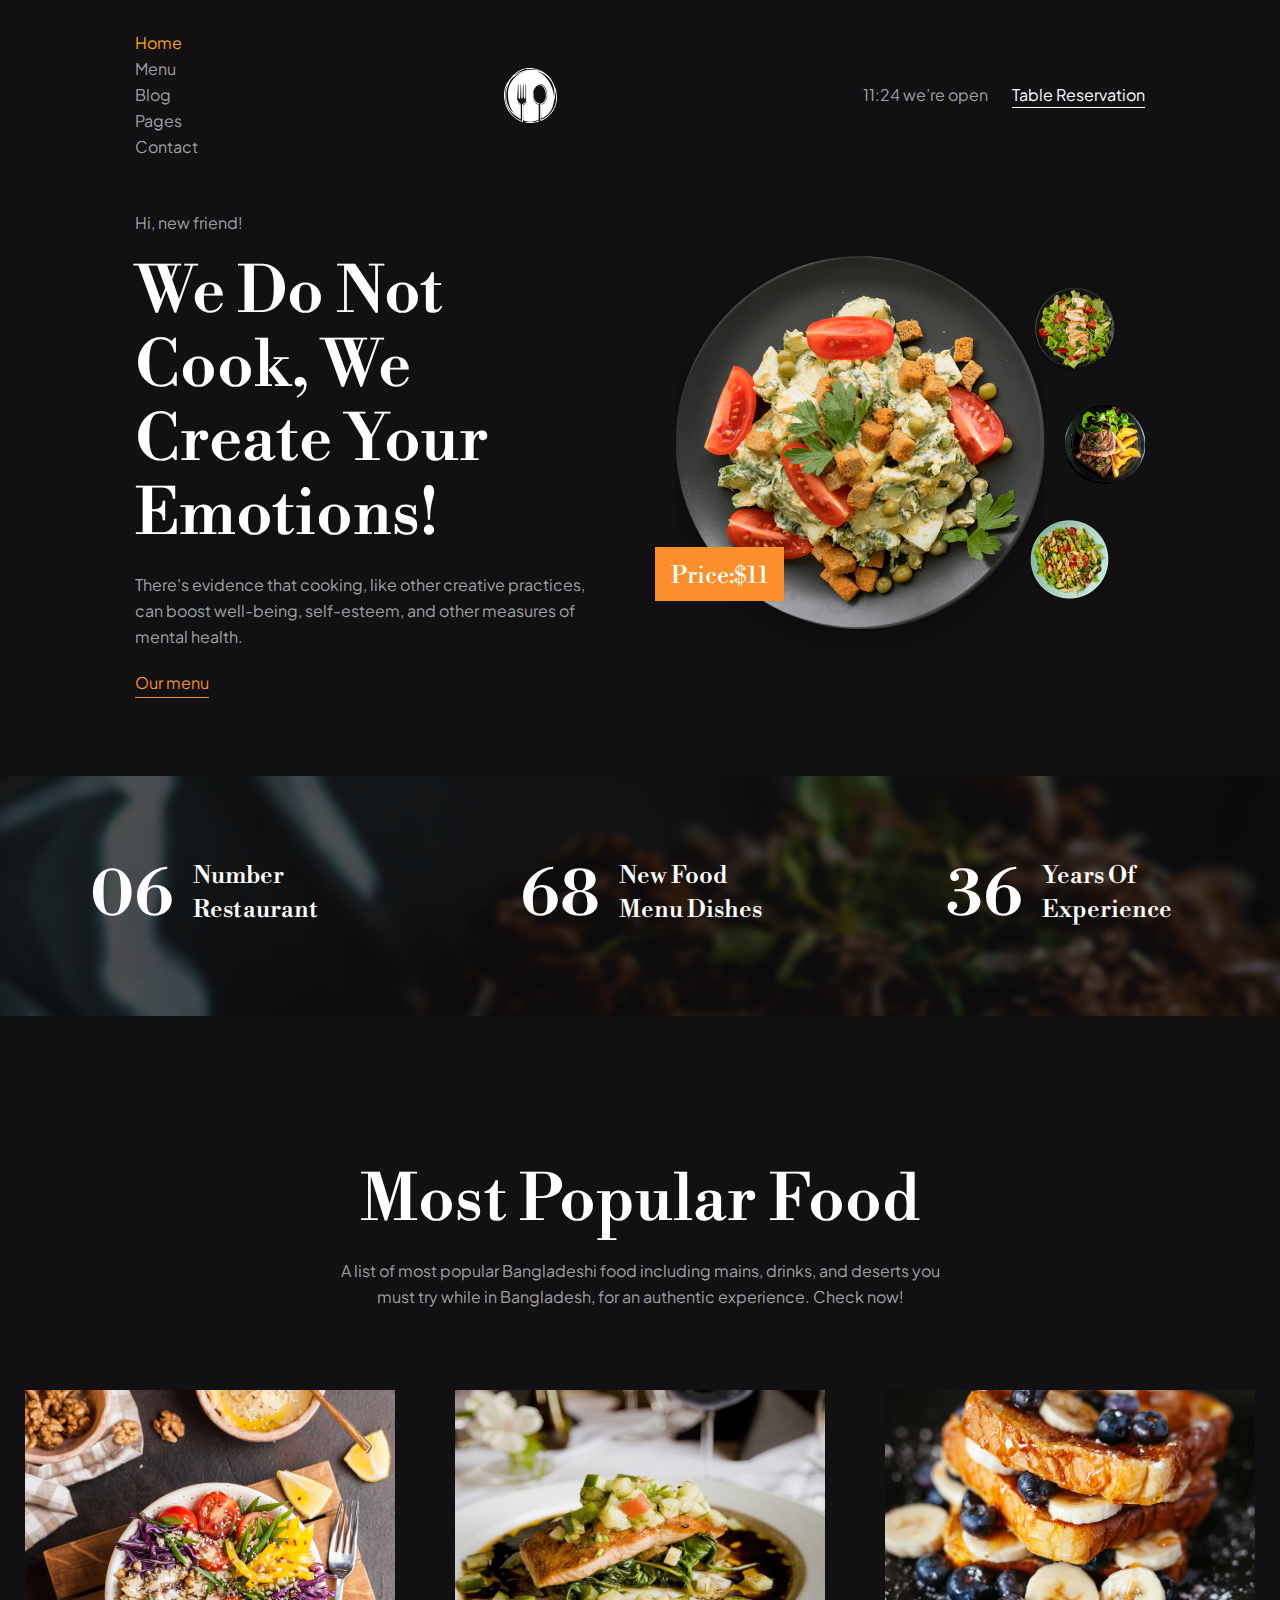
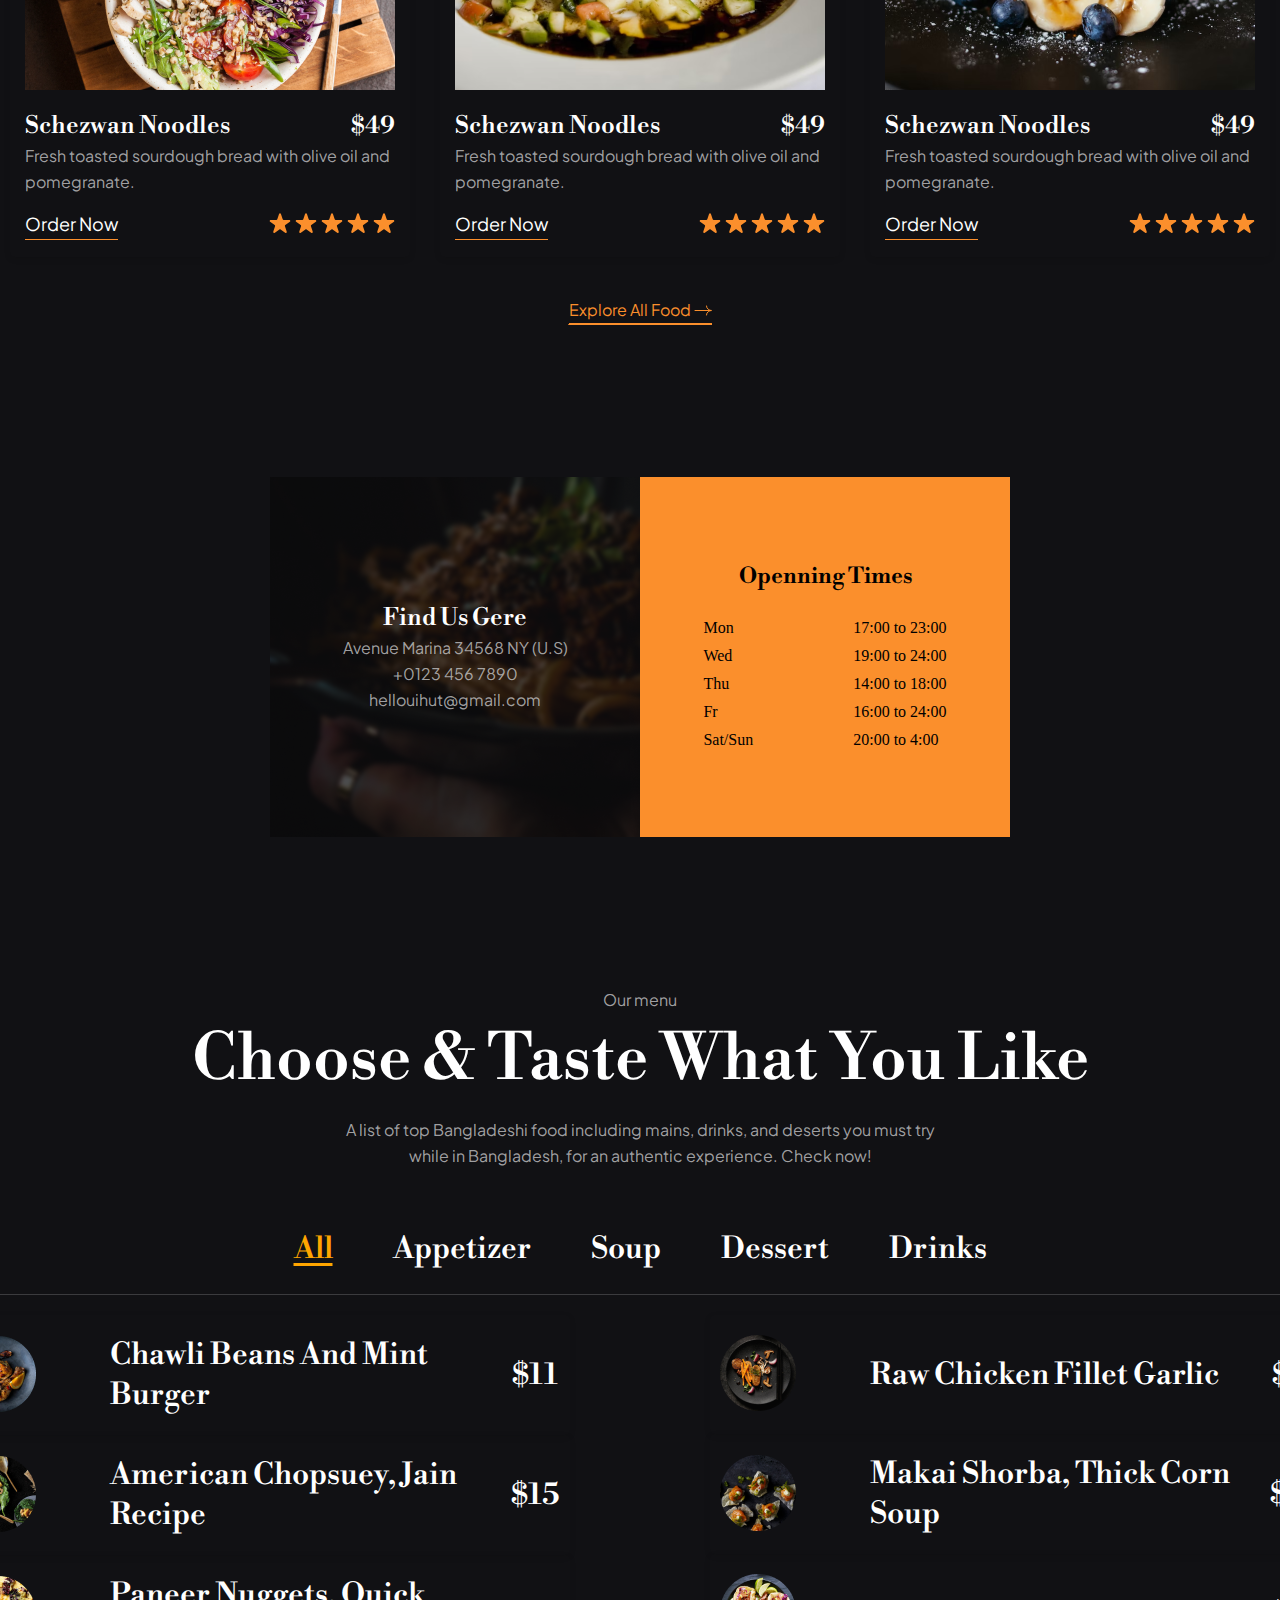
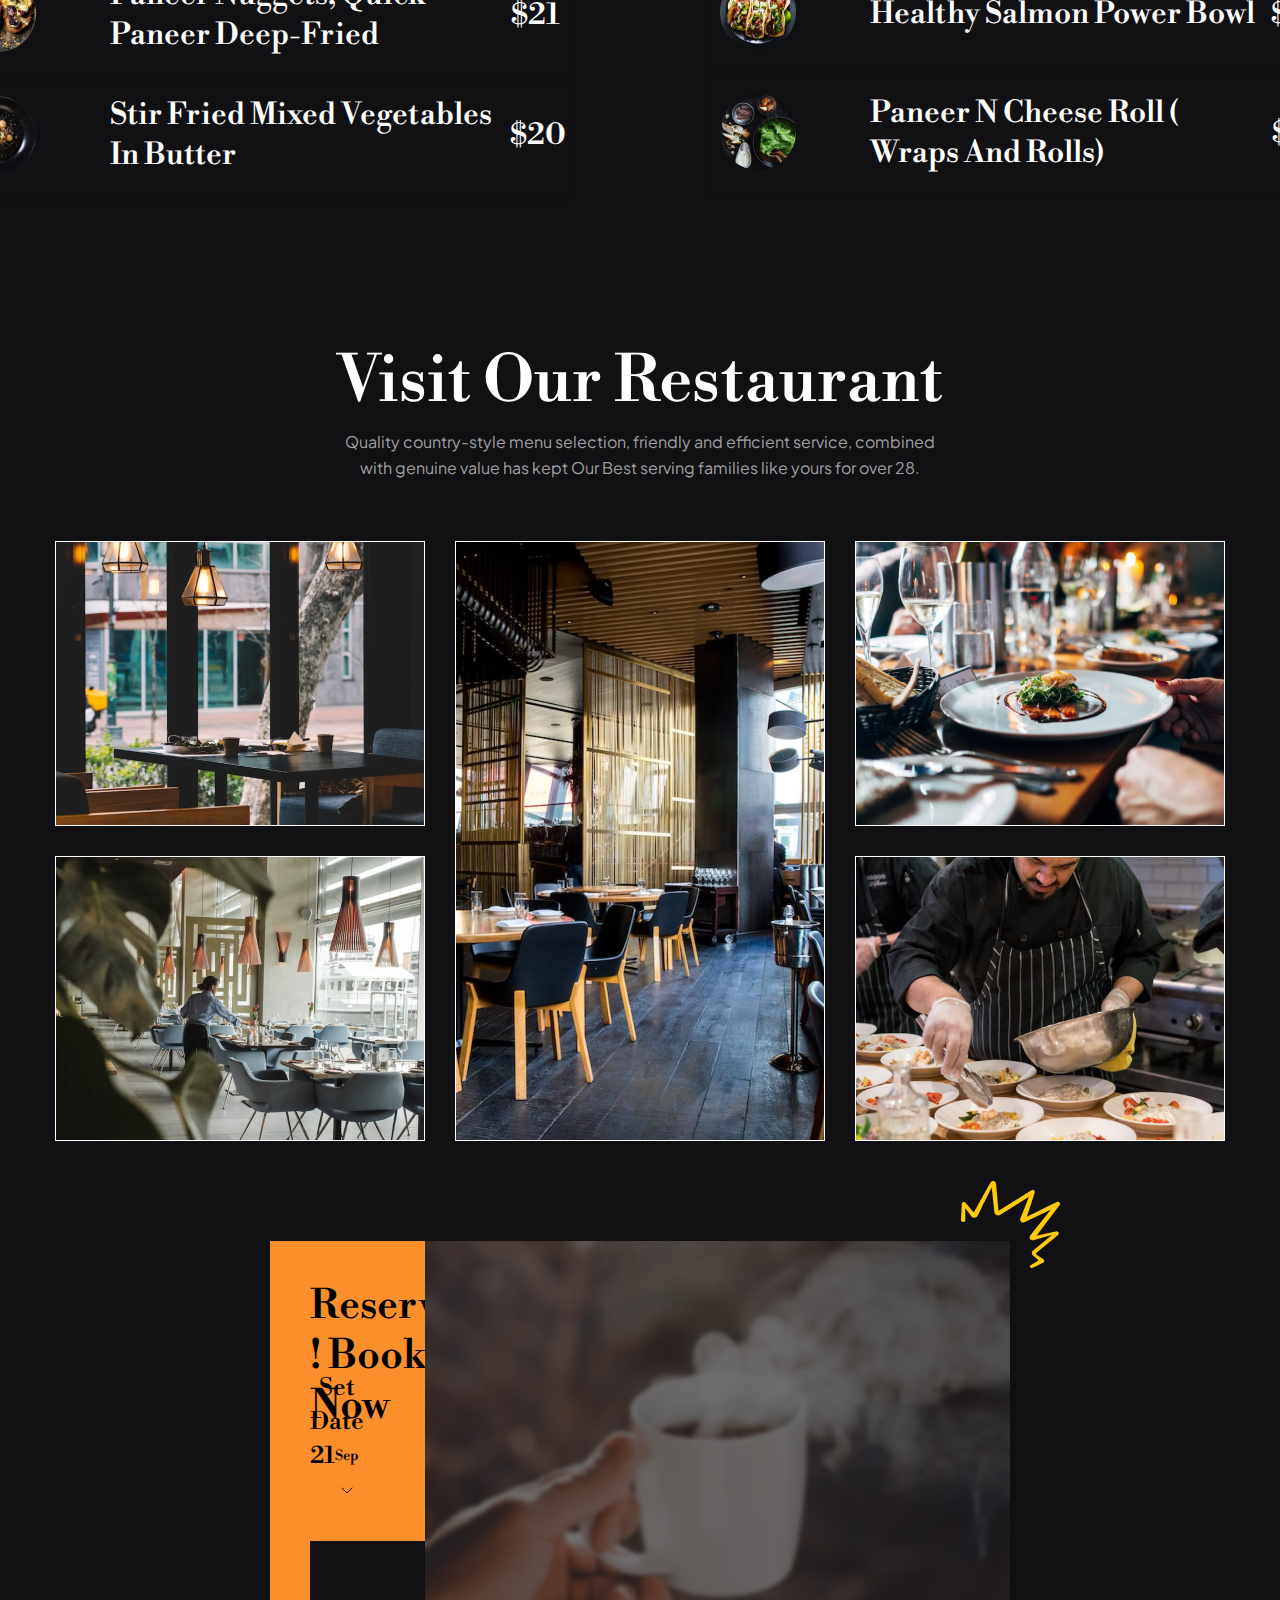
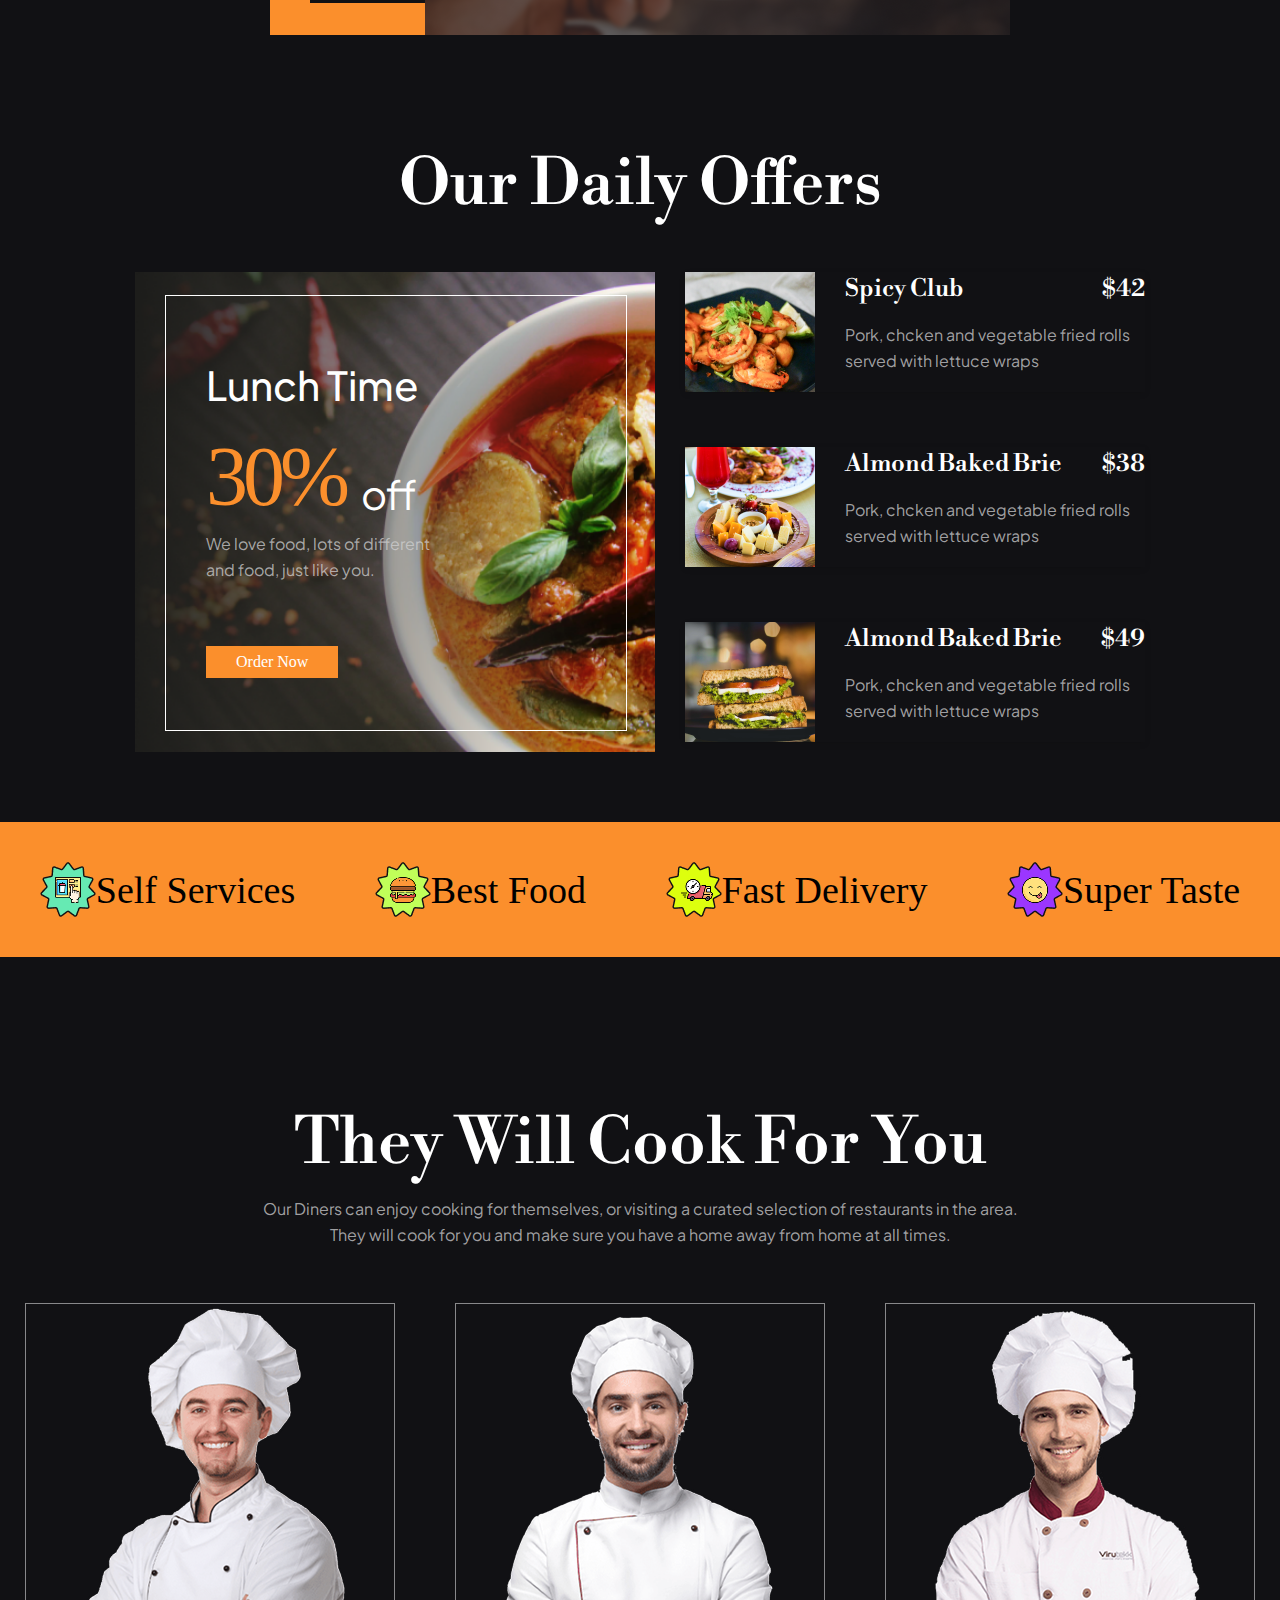
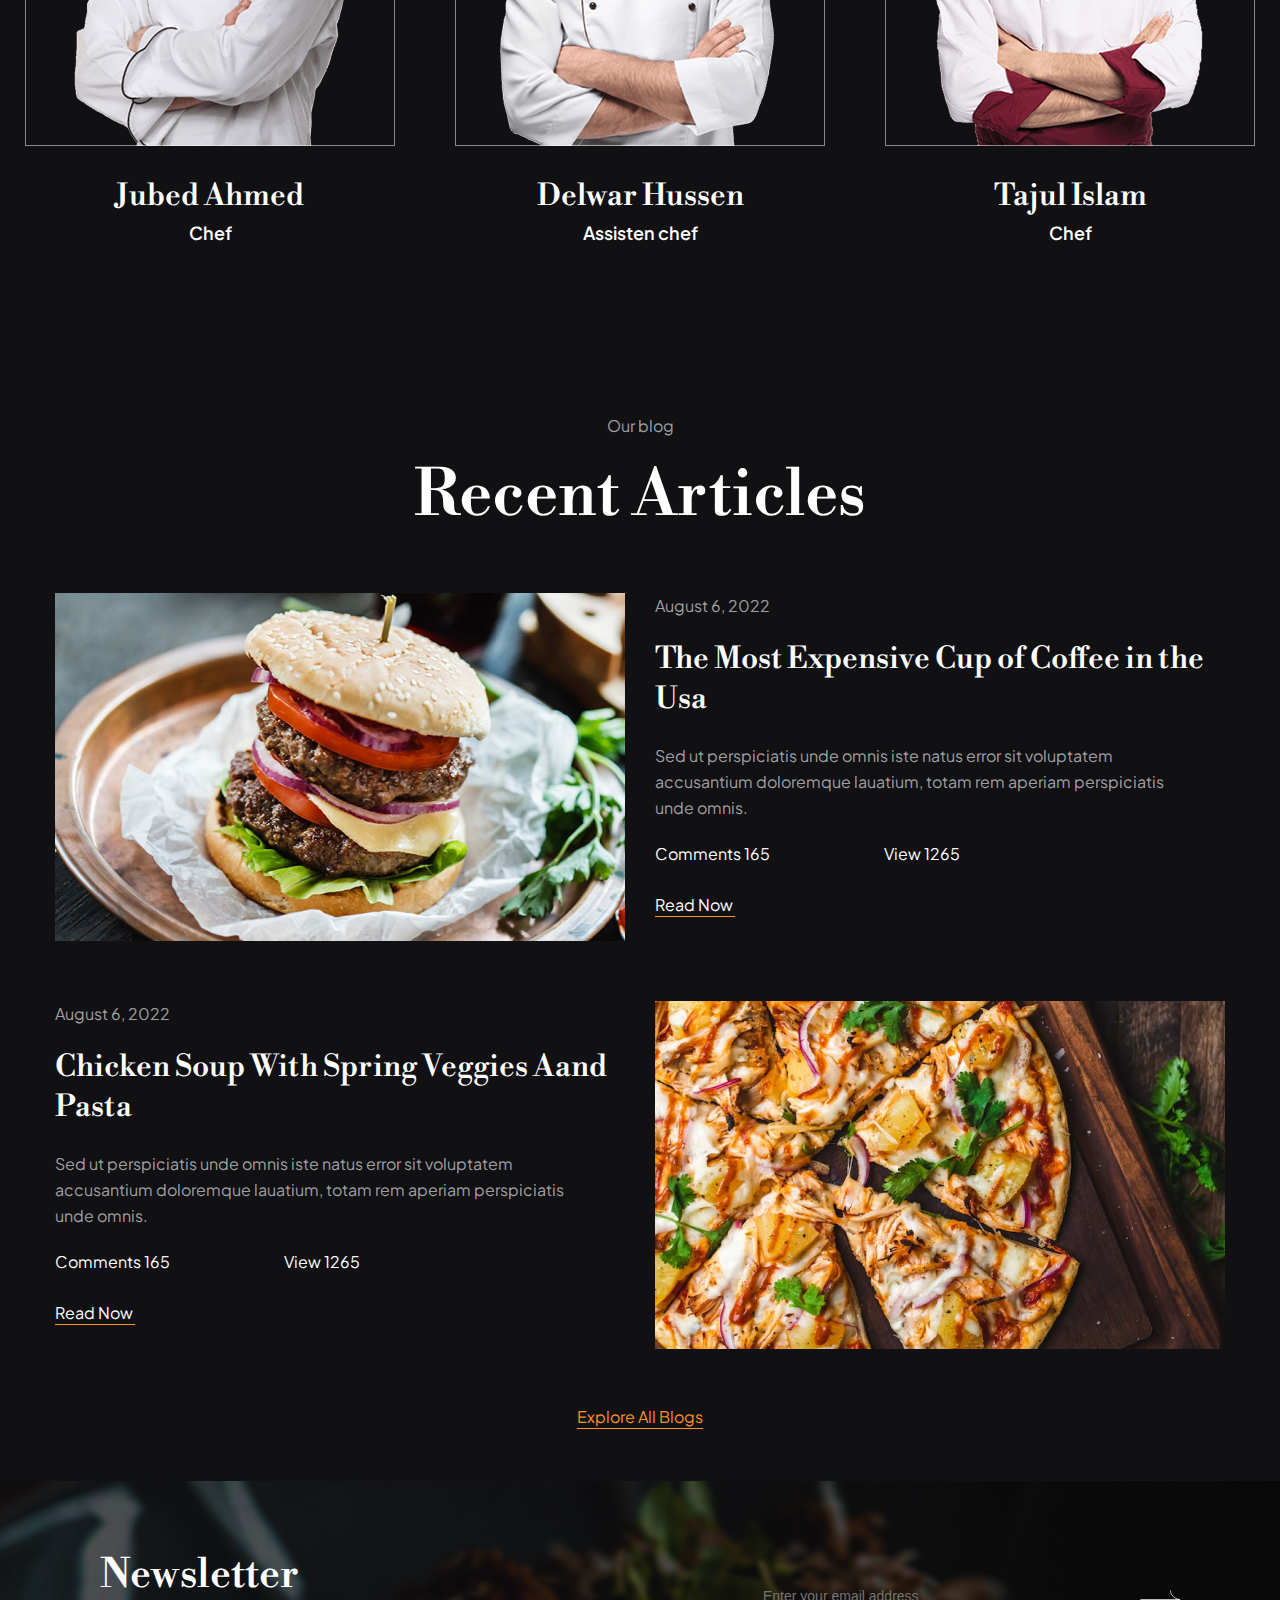
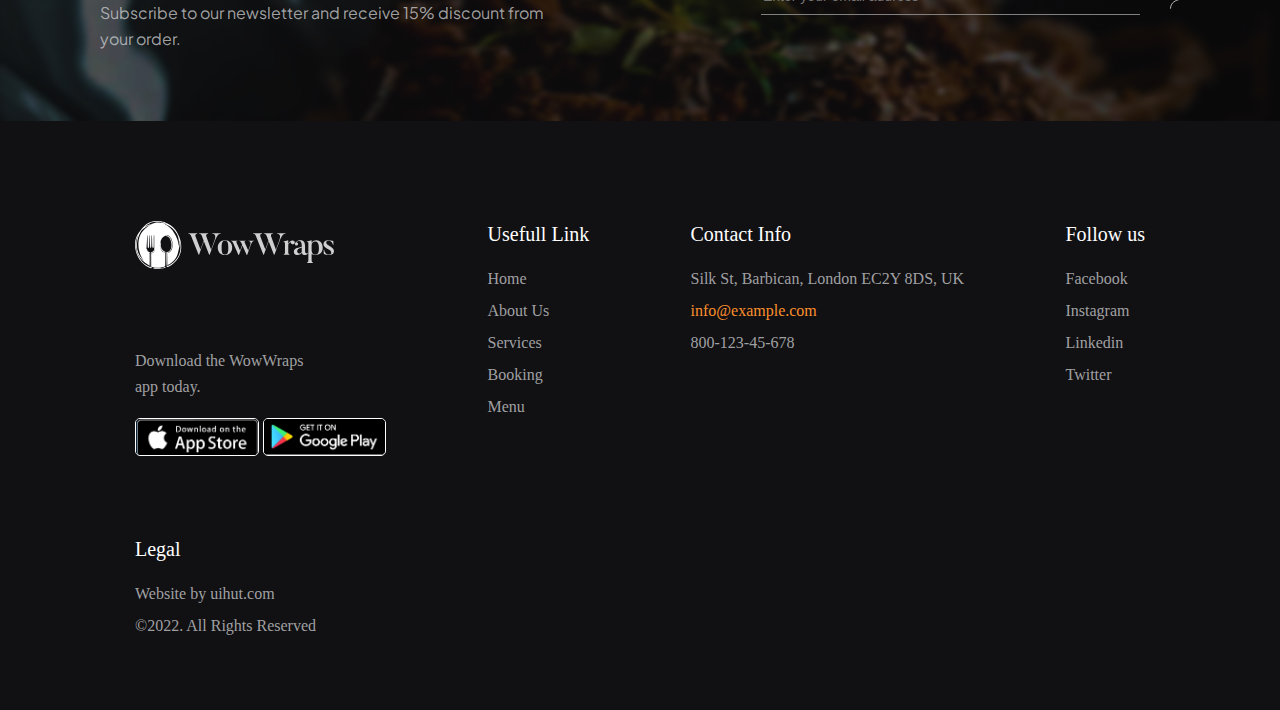
<file: index.html>
<!-- home page -->
<!DOCTYPE html>
<html lang="en">

<head>
    <meta charset="UTF-8">
    <meta name="viewport" content="width=device-width, initial-scale=1.0">
    <link rel="preconnect" href="https://fonts.googleapis.com">
    <link rel="preconnect" href="https://fonts.gstatic.com" crossorigin>
    <link rel="icon" type="image/x-icon" href="./assets/img/home_page/Vector.svg">
    <link
        href="https://fonts.googleapis.com/css2?family=Libre+Bodoni:ital,wght@0,400..700;1,400..700&family=Plus+Jakarta+Sans:ital,wght@0,200..800;1,200..800&family=Poppins:ital,wght@0,100;0,200;0,300;0,400;0,500;0,600;0,700;0,800;0,900;1,100;1,200;1,300;1,400;1,500;1,600;1,700;1,800;1,900&family=Roboto:ital,wght@0,100..900;1,100..900&display=swap"
        rel="stylesheet">
    <link
        href="https://fonts.googleapis.com/css2?family=Libre+Bodoni:ital,wght@0,400..700;1,400..700&family=Poppins:ital,wght@0,100;0,200;0,300;0,400;0,500;0,600;0,700;0,800;0,900;1,100;1,200;1,300;1,400;1,500;1,600;1,700;1,800;1,900&family=Roboto:ital,wght@0,100..900;1,100..900&display=swap"
        rel="stylesheet">
    <link rel="stylesheet" href="./assets/css/reset.css">
    <link rel="stylesheet" href="./assets/css/common_style.css">
    <link rel="stylesheet" href="./assets/css/home_page.css">
    <title>SuperVip Restaurant</title>
</head>

<body>
    <!-- 1 -->
    <div class="overplay">

    </div>
    <header>
        <input type="checkbox" id="hehe" hidden>
        <div class="menu">
            <div class="menu-iteams">
                <ul>
                    <li hidden><label for="hehe">Back</label></li>
                    <li><a href="./index.html" style="color: orange;">Home</a></li>
                    <li><a href="./menu_page.html">Menu</a></li>
                    <li> <a href="#">Blog</a></li>
                    <li><a href="#">Pages</a></li>
                    <li><a href="#">Contact</a></li>
                </ul>
            </div>
            <div class="res-menu">
                <label for="hehe"><img src="./assets/img/product_details/res-menu.svg" alt="responsive-menu"></label>
            </div>
            <div class="menu-logo">
                <a href="./index.html"><img src="./assets/img/home_page/Vector.svg" alt="logo"></a>
            </div>
            <div class="menu-infor">
                <span>11:24 we’re open</span>
                <span>Table
                    Reservation</span>
            </div>
        </div>
    </header>

    <!-- Main content -->

    <section class="first-home">
        <div class="container">
            <div>
                <p class="para-16">
                    Hi, new friend!
                </p>
                <h2 class="heading-1">
                    We Do Not Cook, We Create your Emotions!
                </h2>
                <p class="para-16">
                    There's evidence that cooking, like other creative practices, can boost well-being, self-esteem, and
                    other measures of mental health.
                </p>
                <a class="link-1" href="/menu_page.html">Our menu</a>
            </div>
            <div>
                <div>Price:$11</div>
                <div><img src="./assets/img/home_page/header-food1.png" alt="food"></div>
                <div><img src="./assets/img/home_page/header-food2.png" alt="food"></div>
                <div><img src="./assets/img/home_page/header-food3.png" alt="food"></div>
                <div><img src="./assets/img/home_page/header-food4.png" alt="food"></div>
            </div>
        </div>
        </div>
    </section>

    <section class="hero-banner">
        <!-- Tạo kích thước cho hero-banner rồi đặt cho thẻ background ở CSS -->
        <div>
            <h2 class="hero-banner-number heading-1">06</h2>
            <p class="hero-banner-describtion title-1">Number Restaurant</p>
        </div>
        <div>
            <h2 class="hero-banner-number heading-1">68</h2>
            <p class="hero-banner-describtion title-1">New Food Menu Dishes</p>
        </div>
        <div>
            <h2 class="hero-banner-number heading-1">36</h2>
            <p class="hero-banner-describtion title-1">Years of experience</p>
        </div>
    </section>

    <section class="most-food">
        <div class="container">
            <h2 class="heading-1">Most Popular Food</h2>
            <p class="para-16-center">
                A list of most popular Bangladeshi food including mains, drinks, and deserts you must try while in
                Bangladesh, for an authentic experience. Check now!
            </p>
            <div class="popular-food-list">
                <!-- iteam 1-->
                <div>
                    <img src="./assets/img/home_page/popular-food1.png" alt="#">
                    <div class="popular-food-infor">
                        <a href="./product_details.html" class="title-1">Schezwan Noodles</a>
                        <p class="title-1">$49</p>
                    </div>
                    <p class="para-16">Fresh toasted sourdough bread with olive oil and pomegranate.
                    </p>
                    <div class="popular-food-option">
                        <a href="./product_details.html" class="order">Order Now</a>
                        <div class="rating">
                            <img src="./assets/img/home_page/star.svg" alt="">
                            <img src="./assets/img/home_page/star.svg" alt="">
                            <img src="./assets/img/home_page/star.svg" alt="">
                            <img src="./assets/img/home_page/star.svg" alt="">
                            <img src="./assets/img/home_page/star.svg" alt="">
                        </div>
                    </div>
                </div>
                <!-- iteam 2 -->
                <div>
                    <img src="./assets/img/home_page/popular-food2.png" alt="#">
                    <div class="popular-food-infor">
                        <a href="#" class="title-1">Schezwan Noodles</a>
                        <p class="title-1">$49</p>
                    </div>
                    <p class="para-16">Fresh toasted sourdough bread with olive oil and pomegranate.
                    </p>
                    <div class="popular-food-option">
                        <a href="#" class="order">Order Now</a>
                        <div class="rating">
                            <img src="./assets/img/home_page/star.svg" alt="">
                            <img src="./assets/img/home_page/star.svg" alt="">
                            <img src="./assets/img/home_page/star.svg" alt="">
                            <img src="./assets/img/home_page/star.svg" alt="">
                            <img src="./assets/img/home_page/star.svg" alt="">
                        </div>
                    </div>
                </div>
                <!-- item 3 -->
                <div>
                    <img src="./assets/img/home_page/popular-food3.png" alt="#">
                    <div class="popular-food-infor">
                        <a href="#" class="title-1">Schezwan Noodles</a>
                        <p class="title-1">$49</p>
                    </div>
                    <p class="para-16">Fresh toasted sourdough bread with olive oil and pomegranate.
                    </p>
                    <div class="popular-food-option">
                        <a href="#" class="order">Order Now</a>
                        <div class="rating">
                            <img src="./assets/img/home_page/star.svg" alt="">
                            <img src="./assets/img/home_page/star.svg" alt="">
                            <img src="./assets/img/home_page/star.svg" alt="">
                            <img src="./assets/img/home_page/star.svg" alt="">
                            <img src="./assets/img/home_page/star.svg" alt="">
                        </div>
                    </div>
                </div>
            </div>
            <div class="link-1" id="explore">
                <a class="link-1" href="#">Explore All Food</a>
                <img src="./assets/img/home_page/Vector 5 (1).svg">
            </div>
        </div>
    </section>

    <!-- 4 -->
    <div class="contain-section">
        <section class="contact-and-time">
            <div class="find-us">
                <!-- Cấp background cho find us -->
                <p class="title-1">Find Us Gere</p>
                <div>
                    <p class="para-16-center">Avenue Marina 34568 NY (U.S) <br>
                        +0123 456 7890 <br>
                        hellouihut@gmail.com
                    </p>
                </div>
            </div>
            <div class="openning-times">
                <p>Openning Times</p>
                <table>
                    <tr>
                        <td>Mon</td>
                        <td>17:00 to 23:00</td>
                    </tr>
                    <tr>
                        <td>Wed</td>
                        <td>19:00 to 24:00</td>
                    </tr>
                    <tr>
                        <td>Thu</td>
                        <td>14:00 to 18:00</td>
                    </tr>
                    <tr>
                        <td>Fr</td>
                        <td>16:00 to 24:00</td>
                    </tr>
                    <tr>
                        <td>Sat/Sun</td>
                        <td>20:00 to 4:00</td>
                    </tr>
                </table>
            </div>
        </section>
    </div>

    <!-- 5 -->
    <section class="choose-and-taste">
        <p class="para-16-center">Our menu</p>
        <h2 class="heading-1">Choose & Taste What You Like </h2>
        <p class="para-16-center">
            A list of top Bangladeshi food including mains, drinks, and deserts you must try while in Bangladesh, for an
            authentic experience. Check now!
        </p>
        <ul class="type-list">
            <li class="title-2" style="color: orange; text-decoration: underline; text-underline-offset: 5px;">All</li>
            <li><a class="title-2" href="#">Appetizer</a></li>
            <li><a href="#" class="title-2">Soup</a></li>
            <li><a class="title-2" href="#">Dessert</a></li>
            <li><a class="title-2" href="#">Drinks</a></li>
        </ul>
        <div class="food-list-tbl">
            <table class="left-tbl">
                <tr>
                    <td class="img">
                        <img src="./assets/img/home_page/left-tbl1.png" alt="#">
                    </td>
                    <td class="infor">
                        <h4 class="title-2">Chawli Beans and Mint Burger</h4>
                        <p class="title-2">$11</p>
                    </td>
                </tr>
                <tr>
                    <td class="img">
                        <img src="./assets/img/home_page/left-tbl2.png" alt="#">
                    </td>
                    <td class="infor">
                        <h4 class="title-2">American Chopsuey, Jain Recipe</h4>
                        <p class="title-2">$15</p>
                    </td>
                </tr>
                <tr>
                    <td class="img">
                        <img src="./assets/img/home_page/left-tbl3.png" alt="#">
                    </td>
                    <td class="infor">
                        <h4 class="title-2">Paneer Nuggets, Quick Paneer Deep-fried</h4>
                        <p class="title-2">$21</p>
                    </td>
                </tr>
                <tr>
                    <td class="img">
                        <img src="./assets/img/home_page/left-tbl4.png" alt="#">
                    </td>
                    <td class="infor">
                        <h4 class="title-2">Stir Fried Mixed Vegetables in Butter</h4>
                        <p class="title-2">$20</p>
                    </td>
                </tr>
            </table>
            <table class="right-tbl">
                <tr>
                    <td class="img">
                        <img src="./assets/img/home_page/right-tbl1.png" alt="#">
                    </td>
                    <td class="infor">
                        <h4 class="title-2">Raw Chicken Fillet Garlic</h4>
                        <p class="title-2">$31</p>
                    </td>
                </tr>
                <tr>
                    <td class="img">
                        <img src="./assets/img/home_page/right-tbl2.png" alt="#">
                    </td>
                    <td class="infor">
                        <h4 class="title-2">Makai Shorba, Thick Corn Soup</h4>
                        <p class="title-2">$41</p>
                    </td>
                </tr>
                <tr>
                    <td class="img">
                        <img src="./assets/img/home_page/right-tbl3.png" alt="#">
                    </td>
                    <td class="infor">
                        <h4 class="title-2">Healthy Salmon Power Bowl</h4>
                        <p class="title-2">$21</p>
                    </td>
                </tr>
                <tr>
                    <td class="img">
                        <img src="./assets/img/home_page/right-tbl4.png" alt="#">
                    </td>
                    <td class="infor">
                        <h4 class="title-2">Paneer N Cheese Roll ( Wraps and Rolls)</h4>
                        <p class="title-2">$11</p>
                    </td>
                </tr>
            </table>
        </div>
    </section>

    <!-- 6 -->
    <section class="visit-restaurant">
        <h2 class="heading-1">Visit Our Restaurant</h2>
        <p class="para-16-center">Quality country-style menu selection, friendly and efficient service, combined with
            genuine value has kept
            Our Best serving families like yours for over 28.</p>
        <div class="img-restaurant">
            <div>
                <img src="./assets/img/home_page/visit-res1.png" alt="visit-restaurant">
                <img src="./assets/img/home_page/visit-res2.png" alt="visit-restaurant">
            </div>
            <div>
                <img src="./assets/img/home_page/visit-res3.png" alt="visit-restaurant">
            </div>
            <div>
                <img src="./assets/img/home_page/visiti-res4.png" alt="visit-restaurant">
                <img src="./assets/img/home_page/visit-rs5.png" alt="visit-restaurant">
            </div>
        </div>
    </section>

    <!-- 7 -->

    <section class="reverse">
        <div class="container">
            <div>
                <h3>Reserve ! Book Now</h3>
                <table>
                    <tr>
                        <th>Set Date</th>
                        <th>Guest</th>
                    </tr>
                    <tr>
                        <th style="display: flex;">
                            <span>21</span>
                            <span id="flag1">
                                <p>Sep</p>
                                <img src="./assets/img/home_page/Vector 12.svg" alt="">
                            </span>
                        </th>
                        <th>2</th>
                    </tr>
                </table>
                <label><a href="#" style="color: white; font-size: 16px;">Book now</a></label>
            </div>
            <div>
                <img src="./assets/img/home_page/book-now-bg.png" alt="#">
                <img src="./assets/img/home_page/Vector 2 (Stroke).png">
            </div>
        </div>
    </section>

    <!-- 8 -->

    <section class="daily-offers">
        <h2 class="heading-1">Our Daily Offers</h2>
        <div>
            <div class="highlight-content">
                <div class="contain">
                    <!-- Thêm background -->
                    <p class="title">Lunch Time</p>
                    <p class="sale">
                        <i>30%</i> <span>off</span>
                    </p>
                    <p class="para-16 describtion">
                        We love food, lots of different and food, just like you.
                    </p>
                    <label><a href="#" style="color: white;">Order Now</a></label>
                </div>
            </div>
            <div class="food-list">
                <!-- food 1 -->
                <div>
                    <img src="./assets/img/home_page/daily-offer1.png" alt="food">
                    <div class="infor">
                        <div class="name-and-price">
                            <p class="title-1">Spicy Club</p>
                            <p class="title-1">$42</p>
                        </div>
                        <p class="para-16">
                            Pork, chcken and vegetable fried rolls served with lettuce wraps
                        </p>
                    </div>
                </div>
                <!-- food 2 -->
                <div>
                    <img src="./assets/img/home_page/daily-offer2.png" alt="food">
                    <div class="infor">
                        <div class="name-and-price">
                            <p class="title-1">Almond baked Brie</p>
                            <p class="title-1">$38</p>
                        </div>
                        <p class="para-16">
                            Pork, chcken and vegetable fried rolls served with lettuce wraps
                        </p>
                    </div>
                </div>
                <!-- food 3 -->
                <div>
                    <img src="./assets/img/home_page/daily-offer3.png" alt="food">
                    <div class="infor">
                        <div class="name-and-price">
                            <p class="title-1">Almond baked Brie</p>
                            <p class="title-1">$49</p>
                        </div>
                        <p class="para-16">
                            Pork, chcken and vegetable fried rolls served with lettuce wraps
                        </p>
                    </div>
                </div>
            </div>
        </div>

    </section>

    <!-- 9 -->

    <div class="highlight-1">
        <div class="contain">
            <!-- <div>
                <p>Super Taste</p>
            </div> -->
            <div>
                <img src="./assets/img/home_page/highlight-bg1.png" alt="background">
                <img src="./assets/img/home_page/highlight-img1.png" alt="">
                <p>Self Services</p>
            </div>
            <div>
                <img src="./assets/img/home_page/highlight-bg2.png" alt="background">
                <img src="./assets/img/home_page/highlight-img2.png" alt="">
                <p>Best Food</p>
            </div>
            <div>
                <img src="./assets/img/home_page/highlight-bg3.png" alt="background">
                <img src="./assets/img/home_page/highlight-img3.png" alt="">
                <p>Fast Delivery</p>
            </div>
            <div>
                <img src="./assets/img/home_page/highlight-bg4.png" alt="background">
                <img src="./assets/img/home_page/highlight-img4.png" alt="">
                <p>Super Taste</p>
            </div>
        </div>
    </div>

    <!-- 10 -->

    <section class="chef">
        <h2 class="heading-1">They Will Cook For You</h2>
        <p class="para-16-center">Our Diners can enjoy cooking for themselves, or visiting a curated selection of
            restaurants in the area. They
            will cook for you and make sure you have a home away from home at all times.</p>
        <div class="chef-img">
            <div>
                <img src="./assets/img/home_page/chef1.png" alt="chef">
                <h4 class="title-2">
                    Jubed Ahmed
                </h4>
                <p class="chef-role">
                    Chef
                </p>
            </div>
            <div>
                <img src="./assets/img/home_page/chef2.png" alt="chef">
                <h4 class="title-2">
                    Delwar hussen
                </h4>
                <p class="chef-role">
                    Assisten chef
                </p>
            </div>
            <div>
                <img src="./assets/img/home_page/chef3.png" alt="chef">
                <h4 class="title-2">
                    Tajul Islam
                </h4>
                <p class="chef-role">
                    Chef
                </p>
            </div>
        </div>
    </section>

    <!-- 11 -->

    <section class="recent-articles">
        <p class="para-16-center">Our blog</p>
        <h2 class="heading-1">Recent Articles</h2>
        <div id="content-1">
            <img src="./assets/img/home_page/article1.png" alt="food">
            <div class="information">
                <p class="time">
                    August 6, 2022
                </p>
                <h4 class="title">The Most Expensive Cup of Coffee in the Usa</h4>
                <p class="describtion">Sed ut perspiciatis unde omnis iste natus error sit voluptatem accusantium
                    doloremque lauatium, totam rem aperiam perspiciatis unde omnis.</p>
                <span class="cmt">Comments 165</span>
                <span class="view">View 1265</span>
                <div class="btn"><a style="color: white;" href="#">Read Now</a></div>
            </div>
        </div>
        <div id="content-2">
            <div class="information">
                <p class="time">
                    August 6, 2022
                </p>
                <h4 class="title">Chicken Soup With Spring Veggies Aand Pasta</h4>
                <p class="describtion">Sed ut perspiciatis unde omnis iste natus error sit voluptatem accusantium
                    doloremque lauatium, totam rem aperiam perspiciatis unde omnis.</p>
                <span class="cmt">Comments 165</span>
                <span class="view">View 1265</span>
                <div class="btn"><a style="color: white;" href="#">Read Now</a></div>
            </div>
            <img src="./assets/img/home_page/article2.png" alt="food">
        </div>
        <a href="#">Explore All Blogs</a>
    </section>

    <!-- 12 -->

    <div class="highlight-2">
        <!-- Cấp background img -->
        <div>
            <h3>Newsletter</h3>
            <p>Subscribe to our newsletter and receive 15% discount from your order.</p>
        </div>
        <form class="email-form">
            <input type="email" placeholder="Enter your email address" required>
            <button type="submit">
                <img src="./assets/img/home_page/Vector 5.svg" alt="Submit">
            </button>
        </form>
    </div>

    <!-- footer -->

    <footer>
        <div class="footer-container">
            <div class="footer-col">
                <div class="footer-logo">
                    <svg xmlns="http://www.w3.org/2000/svg" width="199" height="48" viewBox="0 0 199 48" fill="none">
                        <path fill-rule="evenodd" clip-rule="evenodd"
                            d="M19.4632 0.119256C15.427 0.707349 11.9498 2.45922 8.86572 5.45827C8.18772 6.11771 7.23894 7.16988 6.75749 7.79636C6.27604 8.42295 5.43943 9.47736 4.89822 10.1396C2.48991 13.0871 1.07824 15.9817 0.335351 19.4961C-0.0257667 21.2038 -0.110388 24.6207 0.155839 26.7376C1.2148 35.157 6.03409 42.3763 12.9434 45.8934C14.1066 46.4854 15.9555 47.194 16.3375 47.194C16.4607 47.194 16.5641 47.1276 16.5673 47.0463C16.5706 46.9652 16.568 43.5696 16.5618 39.5007L16.5506 32.1027L17.3235 31.7368C18.4188 31.2181 19.4768 30.127 19.8014 29.1815C20.0833 28.3599 20.1491 28.6683 19.8842 29.5708C19.5791 30.6106 18.2831 31.8118 17.0158 32.2294C16.9127 32.2633 16.7927 32.4685 16.7491 32.6852C16.6505 33.1775 16.7432 45.4115 16.8476 45.6714C16.8929 45.784 17.3369 45.9885 17.9392 46.1741C20.0762 46.8323 22.5791 46.9998 25.1619 46.6572C27.4456 46.3542 29.9079 45.6593 30.1348 45.2537C30.2336 45.077 30.2836 43.1751 30.3143 38.424C30.3567 31.84 30.3568 31.8391 30.1163 31.8391C29.9841 31.8391 29.5858 31.7292 29.2313 31.595C26.6717 30.6258 25.1098 28.0276 24.9167 24.4176L24.8556 23.2758L25.0156 24.516C25.2387 26.2448 25.3841 26.7825 25.9586 28.0003C26.7948 29.7732 28.2302 30.993 29.9341 31.3789C30.4829 31.5032 30.6036 31.4987 30.7521 31.3485C31.0372 31.0599 30.8279 30.8058 30.1792 30.6532C28.158 30.1777 26.6557 28.5003 26.0053 25.9924C25.8101 25.2402 25.7597 24.6917 25.7582 23.3039C25.7565 21.8991 25.723 21.5414 25.5858 21.4636C25.2215 21.2574 26.0837 18.7024 26.9699 17.3615C27.9 15.9541 28.9741 15.1747 30.2662 14.9697C33.7965 14.4095 36.7196 18.8349 36.4873 24.3883C36.4164 26.0829 36.225 26.9281 35.6351 28.1507C34.9273 29.6178 33.4748 30.8326 32.1358 31.0772C31.883 31.1234 31.6106 31.2139 31.5303 31.2784C31.3056 31.4587 31.3317 40.4189 31.5657 43.4734C31.6902 45.0985 31.7963 45.8865 31.9056 45.9984C32.2346 46.3353 35.5967 44.5539 37.7957 42.8774C43.6755 38.3951 46.6926 31.7628 46.2031 24.3957C45.9377 20.4003 45.1535 17.5959 43.1679 13.5406C41.5126 10.1603 40.5002 8.69934 38.3154 6.5382C35.0285 3.28697 30.3739 1.00606 25.4532 0.235363C23.8101 -0.0220093 20.8289 -0.0797676 19.4632 0.119256ZM25.0991 0.959641C26.6945 1.18489 28.6623 1.68829 30.187 2.26138C31.6426 2.80837 31.8758 3.01413 30.5112 2.54734C28.7159 1.93326 27.2414 1.6955 24.8317 1.6316C22.4415 1.56817 21.0596 1.68498 18.8064 2.14091C15.5283 2.80436 12.19 4.20201 9.44195 6.06172L9.15016 6.25921L9.38359 5.98329C9.84718 5.43548 11.91 3.84353 12.9694 3.2161C15.0933 1.95818 17.3635 1.15677 19.6545 0.85629C20.6276 0.728608 23.9027 0.790855 25.0991 0.959641ZM31.151 3.57482C35.3789 5.17149 39.1155 8.31429 41.6369 12.3943C43.4404 15.3127 44.221 19.4838 43.828 24.1026C43.7146 25.4364 43.5967 25.347 43.4857 23.8426C43.3832 22.4534 42.897 20.1458 42.3542 18.4731C40.1008 11.5287 35.5062 5.82431 30.2173 3.40462C29.1482 2.9155 29.6453 3.0061 31.151 3.57482ZM16.1531 3.7729C10.0605 6.31213 5.56595 11.5216 3.95341 17.9132C3.1797 20.9796 3.18297 25.3224 3.96169 28.9427C4.76376 32.6715 6.32075 36.2287 8.4606 39.2212C8.75613 39.6345 8.48441 39.4022 7.55501 38.4466C2.42841 33.1764 0.73113 25.9389 2.73478 17.8923C3.34602 15.4375 4.44933 12.7446 5.70717 10.6372C6.43921 9.41074 7.86734 8.0744 9.9297 6.68596C11.9256 5.34229 13.801 4.42123 16.3865 3.51482C17.1788 3.23713 17.0216 3.41088 16.1531 3.7729ZM32.3812 14.0678C34.4408 14.6072 36.2082 16.7114 37.0454 19.6215C38.4499 24.5033 37.3904 29.3721 34.5139 31.2535C34.1445 31.4951 33.4917 31.7889 33.0634 31.9063L32.2845 32.1196L32.3568 37.0877C32.4263 41.8623 32.5411 43.8053 32.7672 44.0341C33.0698 44.3403 36.6405 41.9685 38.292 40.3642C40.866 37.8641 42.2968 35.2304 43.0602 31.5878C43.2014 30.914 43.4925 29.6717 43.7069 28.8271C44.4526 25.8915 44.7523 23.4288 44.6698 20.9177C44.6429 20.1019 44.6561 19.5015 44.6992 19.5834C44.7423 19.6653 44.8878 20.317 45.0227 21.0316C45.7842 25.0678 45.6253 28.9319 44.5624 32.2287C42.9055 37.3678 38.8727 41.9293 33.6471 44.5744L32.4667 45.172L32.3975 44.4999C32.2013 42.5915 32.0761 38.7104 32.1076 35.517L32.1431 31.9308L32.8636 31.667C34.4762 31.0761 35.5318 30.0736 36.3427 28.3627C37.4174 26.095 37.5901 23.4161 36.8529 20.441C35.8454 16.3744 33.3735 13.9188 30.5305 14.16C29.6493 14.2348 29.5674 14.188 30.2825 14.0184C30.9832 13.8523 31.6149 13.8672 32.3812 14.0678ZM12.6684 20.3049C12.6832 25.6195 12.7065 26.3238 12.8754 26.5845C13.0616 26.8722 13.4496 26.9664 13.7137 26.7879C14.1076 26.5217 14.1456 26.1122 14.3167 20.2683C14.4109 17.0502 14.5344 14.3666 14.5911 14.3049C14.6561 14.2342 14.736 14.2351 14.8077 14.3077C14.8761 14.3769 14.9518 16.725 14.9981 20.2075C15.0815 26.4891 15.1096 26.7601 15.6776 26.7601C15.8664 26.7601 16.0441 26.6497 16.1714 26.4532C16.349 26.1787 16.3775 25.5339 16.4404 20.3407C16.4791 17.1477 16.552 14.4679 16.6025 14.3857C16.7529 14.141 16.8943 14.3309 16.9581 14.8628C16.991 15.1374 17.0469 16.6377 17.0825 18.1968C17.2649 26.1963 17.3014 26.6469 17.7821 26.8336C18.0928 26.9543 18.5 26.7784 18.6425 26.4621C18.7411 26.2429 18.7792 24.5019 18.7792 20.1992C18.7792 15.1054 18.8034 14.24 18.9464 14.24C19.0384 14.24 19.1565 14.3595 19.209 14.5057C19.2614 14.652 19.2912 17.8805 19.275 21.6804L19.2457 28.5893L18.9475 29.2061C18.7835 29.5452 18.4093 30.0365 18.116 30.2978C17.5889 30.7673 16.5003 31.3666 16.1746 31.3666C15.723 31.3666 15.7174 31.4696 15.7611 38.9832C15.789 43.7876 15.7638 46.2487 15.6865 46.2481C15.4233 46.2459 12.9358 45.0815 12.0397 44.541C8.28973 42.2795 5.38749 39.0183 3.31077 34.7329C1.53063 31.0595 0.763111 27.7417 0.755758 23.6892C0.749572 20.2681 1.1785 18.2624 2.60932 15.0226C3.01618 14.1013 3.10162 14.2356 2.73525 15.2206C1.54277 18.4268 0.898265 23.4288 1.26358 26.642C1.84809 31.7828 3.83518 35.8854 7.47459 39.4651C8.80492 40.7736 9.50416 41.3379 11.251 42.5123C11.893 42.9439 12.8836 43.6157 13.4524 44.0052C14.0213 44.3948 14.5334 44.7136 14.5904 44.7136C14.6495 44.7136 14.6941 42.0482 14.6941 38.5089C14.6941 32.7043 14.6809 32.2997 14.4899 32.2361C13.4706 31.8964 12.2589 30.9955 11.8946 30.3068C11.8166 30.1591 12.0356 30.324 12.3814 30.673C13.0739 31.372 14.1279 31.9572 14.6945 31.9572C15.0213 31.9572 15.056 31.9241 15.0228 31.6435C14.994 31.3978 14.8866 31.2952 14.5277 31.1701C13.2748 30.7332 12.3876 29.8069 12.1063 28.6421C11.9835 28.1336 11.8987 27.9928 11.6978 27.9638C11.4667 27.9305 11.4491 27.8731 11.4974 27.3142C11.5266 26.977 11.7086 23.9417 11.9018 20.5693C12.095 17.1967 12.2819 14.3901 12.3171 14.3325C12.3524 14.2747 12.4421 14.2481 12.5165 14.2732C12.6163 14.307 12.6561 15.8869 12.6684 20.3049ZM28.9334 46.3886C26.4487 47.0719 25.0572 47.2428 22.1639 47.22C20.7196 47.2085 19.3015 47.1847 19.0126 47.167C18.5257 47.1373 18.4874 47.1558 18.4874 47.4217C18.4874 47.8521 18.8829 47.9231 21.6387 47.9868C24.4507 48.0516 26.0874 47.8868 28.4485 47.3009C30.3586 46.8269 30.4507 46.7874 30.4507 46.4418C30.4507 46.2847 30.3851 46.1327 30.3048 46.1039C30.2246 46.0751 29.6074 46.2032 28.9334 46.3886Z"
                            fill="white" />
                        <path
                            d="M77.3207 12.2158V12.6752C82.0762 12.6752 79.7751 18.4015 79.3456 19.8713L76.1548 28.6292L71.4607 15.768C71.43 15.6455 70.3255 12.6752 73.0867 12.6752V12.2158H64.0666V12.6752C64.9563 12.6752 66.0302 12.767 66.9199 15.0943L68.6073 19.657L65.5086 28.5067L60.6611 15.768C60.5997 15.6455 59.5565 12.6752 62.2564 12.6752V12.2158H53.2363V12.6752C54.1567 12.6752 55.1999 12.767 56.1203 15.0943L63.6064 33.7737H64.0666L68.8528 20.3307L74.1605 33.7737H74.6208L79.8058 19.9938C82.475 13.4101 83.917 12.6752 85.7578 12.6752V12.2158H77.3207Z"
                            fill="white" fill-opacity="0.8" />
                        <path
                            d="M93.3089 26.7C93.3089 32.2426 92.2657 33.59 89.9647 33.59C87.6943 33.59 86.6205 32.2426 86.6205 26.7C86.6205 21.1574 87.6943 19.8101 89.9647 19.8101C92.2657 19.8101 93.3089 21.1574 93.3089 26.7ZM97.1747 26.7C97.1747 22.6579 94.6588 19.3508 89.9647 19.3508C85.3012 19.3508 82.7854 22.6579 82.7854 26.7C82.7854 30.7115 85.3012 34.0493 89.9647 34.0493C94.6588 34.0493 97.1747 30.7115 97.1747 26.7Z"
                            fill="white" fill-opacity="0.8" />
                        <path
                            d="M113.458 19.6263V20.0551C116.71 20.0551 115.176 24.189 115.176 24.189L113.243 29.5479L109.899 22.0149C109.899 22.0149 108.825 20.0551 110.789 20.0551V19.6263H104.193V20.0551C104.684 20.0857 105.42 20.1469 106.095 21.5249C106.095 21.5249 106.218 21.7699 107.169 23.8522L105.082 29.5479L101.707 21.9842C101.707 21.9842 100.726 20.0551 102.505 20.0551V19.6263H95.9395V20.0551C96.4304 20.0857 97.2281 20.1469 97.9031 21.5249C97.9031 21.5249 98.3019 22.2905 103.518 34.0493H103.947L107.414 24.4646L111.709 34.0493H112.108L115.667 24.3421C117.14 20.1775 118.52 20.0551 119.195 20.0551V19.6263H113.458Z"
                            fill="white" fill-opacity="0.8" />
                        <path
                            d="M142.118 12.2158V12.6752C146.874 12.6752 144.572 18.4015 144.143 19.8713L140.952 28.6292L136.258 15.768C136.227 15.6455 135.123 12.6752 137.884 12.6752V12.2158H128.864V12.6752C129.754 12.6752 130.828 12.767 131.717 15.0943L133.405 19.657L130.306 28.5067L125.458 15.768C125.397 15.6455 124.354 12.6752 127.054 12.6752V12.2158H118.034V12.6752C118.954 12.6752 119.997 12.767 120.918 15.0943L128.404 33.7737H128.864L133.65 20.3307L138.958 33.7737H139.418L144.603 19.9938C147.272 13.4101 148.714 12.6752 150.555 12.6752V12.2158H142.118Z"
                            fill="white" fill-opacity="0.8" />
                        <path
                            d="M157.115 19.4732C156.133 19.7182 154.63 20.3613 153.249 22.6579V19.3508L148.432 20.3919V20.8512C149.69 21.3106 149.966 21.7699 149.966 22.811V30.4665C149.966 32.0589 149.905 32.9469 148.739 33.3144V33.7737H154.507V33.3144C153.403 33.0082 153.249 32.1814 153.249 30.4665V23.4541C154.292 21.5249 155.949 21.0043 155.888 21.433C155.857 21.8924 156.041 22.3823 156.409 22.7804C157.238 23.546 158.465 23.5153 159.232 22.7498C159.999 21.9842 159.999 20.7287 159.232 19.9632C158.68 19.4426 157.728 19.3201 157.115 19.4732Z"
                            fill="white" fill-opacity="0.8" />
                        <path
                            d="M166.75 26.3938C166.75 26.3938 166.75 30.6809 166.75 30.7421C166.474 31.4771 165.738 32.4264 164.418 32.4264C162.485 32.4264 162.209 30.6503 162.209 30.2216C162.209 28.5067 163.467 27.1287 166.75 26.3938ZM172.365 31.7527C172.181 32.3957 171.506 32.3957 171.506 32.3957C170.064 32.3957 170.064 30.3747 170.064 30.3747V25.4752C170.064 21.8618 169.082 19.3508 165.4 19.3508C165.4 19.3508 163.835 19.2589 162.485 19.9632C160.829 20.8512 160.368 21.7086 160.092 22.1986C159.816 22.6886 159.847 23.3622 160.215 23.8828C160.706 24.5871 161.718 24.7402 162.424 24.2503C163.13 23.7297 163.314 22.7498 162.792 22.0455C162.516 21.678 162.179 21.4943 161.749 21.433C161.565 21.4024 161.718 20.8512 162.792 20.3C165.093 19.1976 166.75 20.8819 166.75 24.0359V25.8732C161.442 27.2206 158.865 27.7106 158.865 30.9259C158.865 34.0493 162.393 34.0493 162.393 34.0493C164.541 34.0493 166.351 32.9163 166.781 31.5077C167.057 34.0799 169.603 34.0493 169.603 34.0493C171.383 34.0493 172.61 32.8857 172.825 31.9364L172.365 31.7527Z"
                            fill="white" fill-opacity="0.8" />
                        <path
                            d="M183.925 27.19C183.925 31.967 182.422 33.59 180.274 33.59C178.526 33.59 176.838 32.4264 176.623 29.4866V23.8216C176.808 21.8618 178.004 20.3919 179.937 20.3919C182.514 20.3919 183.925 22.2905 183.925 27.19ZM187.699 26.8225C187.699 22.2905 184.999 19.3508 181.226 19.3508C179.722 19.3508 177.575 20.0551 176.623 21.7699V19.3508L171.837 20.3919V20.8512C173.095 21.1881 173.371 21.4637 173.371 22.5354V38.7957C173.371 40.3575 173.31 41.0924 172.144 41.4292V41.8886H177.881V41.4292C176.777 41.1536 176.623 40.4799 176.623 38.7957V33.0082C177.575 33.6512 178.863 34.0493 180.336 34.0493C184.539 34.0493 187.699 31.6608 187.699 26.8225Z"
                            fill="white" fill-opacity="0.8" />
                        <path
                            d="M198.256 32.457C199.76 30.3134 198.87 27.7412 196.109 26.0264L193.01 24.0972C190.341 22.413 190.893 19.8101 193.348 19.8101C196.692 19.8101 197.612 22.4436 197.919 23.8828H198.379V20.3C198.379 20.3 196.876 19.3508 193.348 19.3508C190.249 19.3508 189.206 21.0043 189.206 21.0043C187.733 23.1479 188.469 25.2914 191.445 27.19L194.544 29.0579C196.876 30.589 196.876 33.59 194.176 33.59C190.372 33.59 189.512 30.3441 189.175 28.7211H188.715V32.7326C188.715 32.7326 190.464 34.0493 194.176 34.0493C197.152 34.0493 198.256 32.457 198.256 32.457Z"
                            fill="white" fill-opacity="0.8" />
                    </svg>
                </div>
                <p>Download the WowWraps <br>app today.</p>
                <div class="logo">
                    <img src="./assets/img/product_details/appstore.png" alt="logo">
                    <img src="./assets/img/product_details/gg_play.png" alt="logo">
                </div>
            </div>

            <!-- Userfull Link -->
            <div class="usefull-link">
                <p class="title">
                    Usefull Link
                </p>
                <ul>
                    <li><a href="#">Home</a></li>
                    <li><a href="./about_us_page.html">About Us</a></li>
                    <li><a href="#">Services</a></li>
                    <li><a href="#">Booking</a></li>
                    <li><a href="#">Menu</a></li>
                </ul>
            </div>

            <!-- Contact info -->
            <div class="contact-info">
                <p class="title">
                    Contact Info
                </p>
                <ul>
                    <li><a href="#">Silk St, Barbican, London EC2Y 8DS, UK</a></li>
                    <li><a href="#">info@example.com</a></li>
                    <li><a href="#">800-123-45-678</a></li>
                </ul>
            </div>

            <!-- Follow us -->
            <div class="follow-us">
                <p class="title">
                    Follow us
                </p>
                <ul>
                    <li><a href="#">Facebook</a></li>
                    <li><a href="#">Instagram</a></li>
                    <li><a href="#">Linkedin</a></li>
                    <li><a href="#">Twitter</a></li>
                </ul>
            </div>

            <!-- legal -->
            <div class="legal">
                <p class="title">
                    Legal
                </p>
                <ul>
                    <li><a href="#">Website by uihut.com</a></li>
                    <li><a href="#">©2022. All Rights Reserved</a></li>
                </ul>
            </div>
        </div>
    </footer>
</body>

</html>
</file>
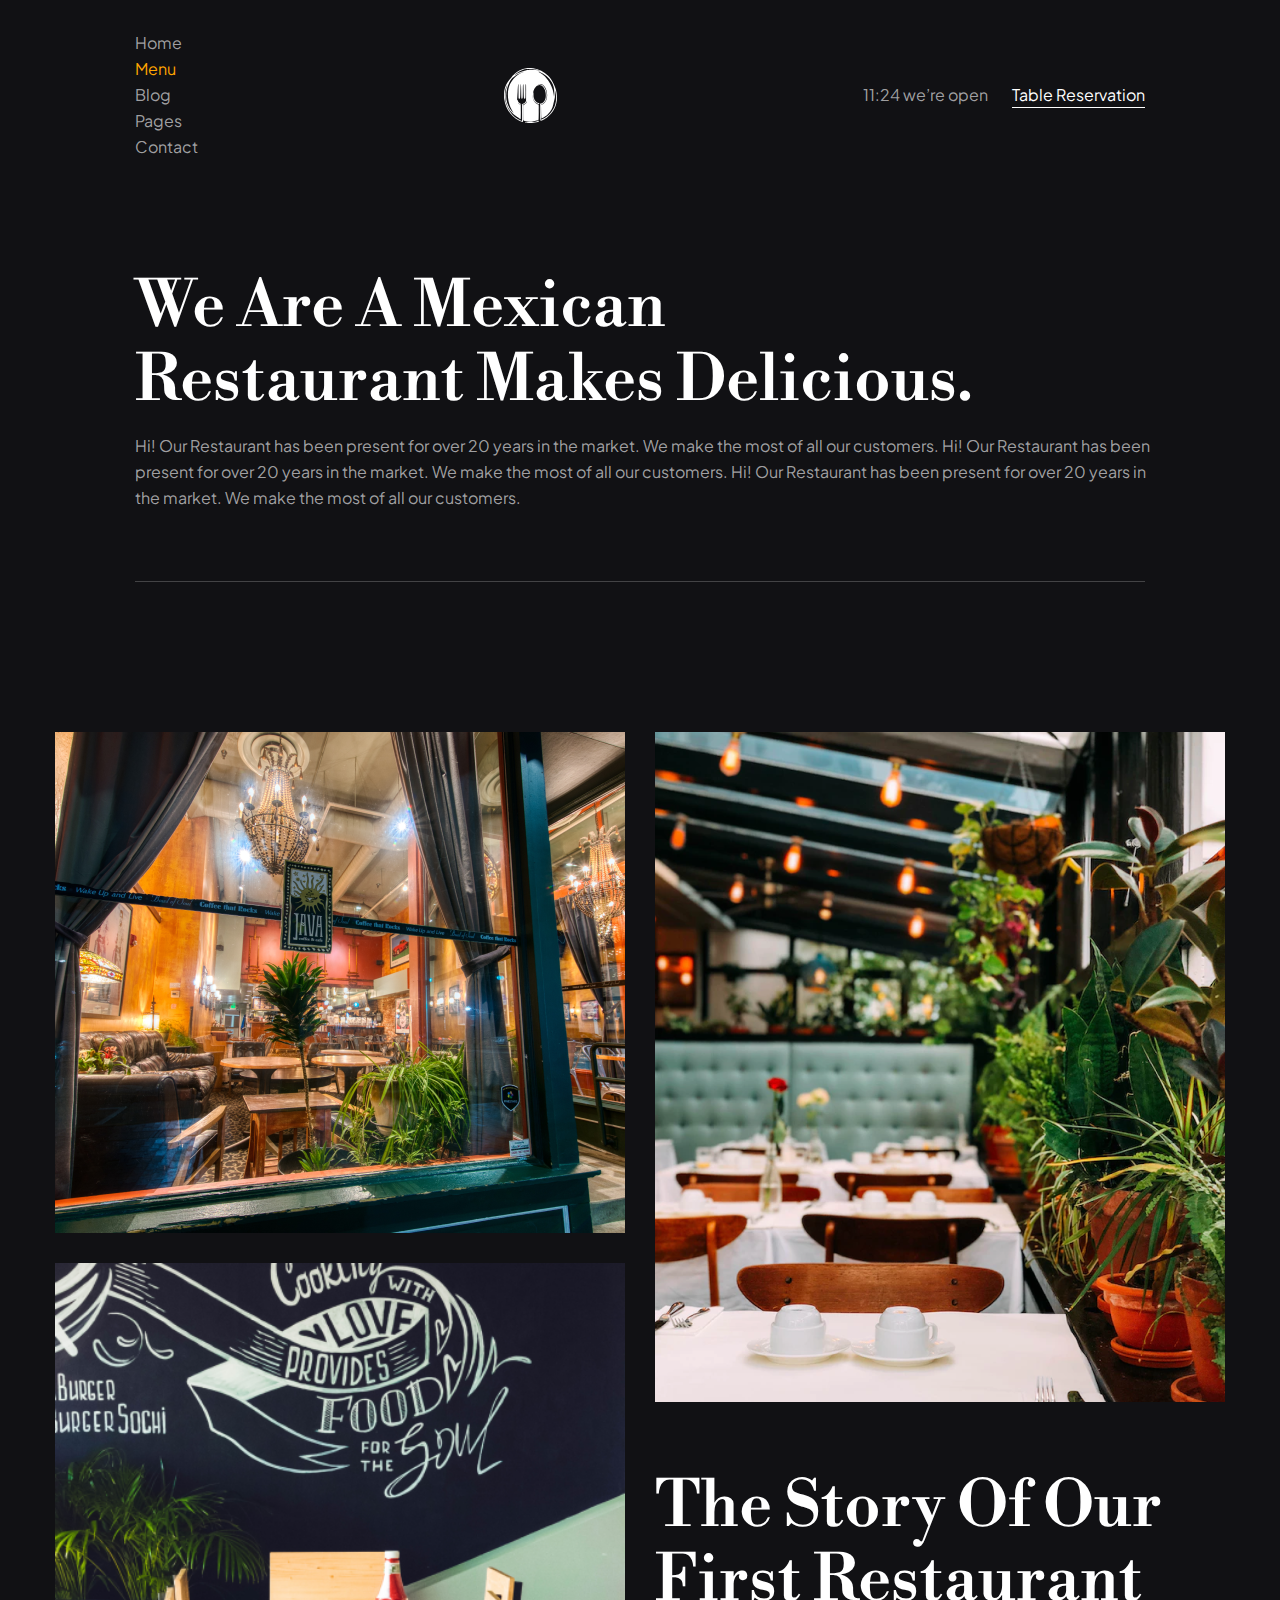
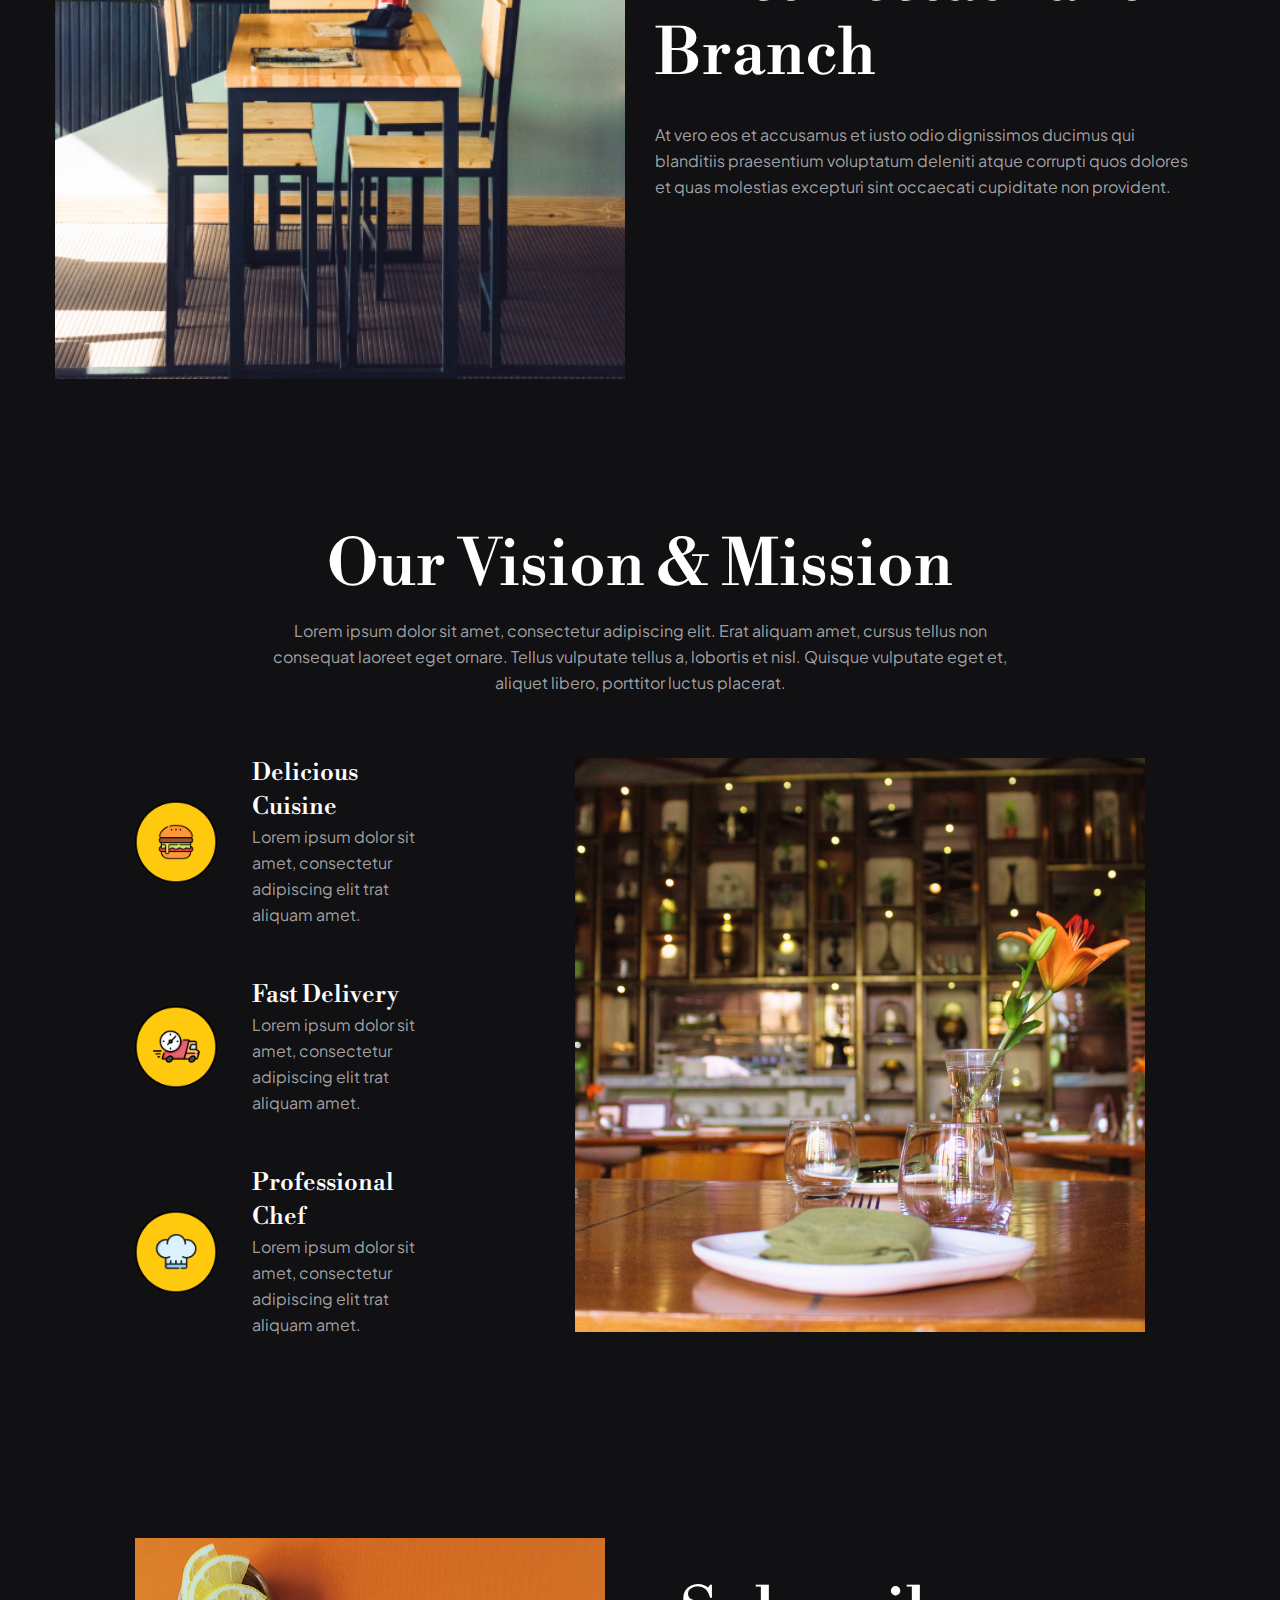
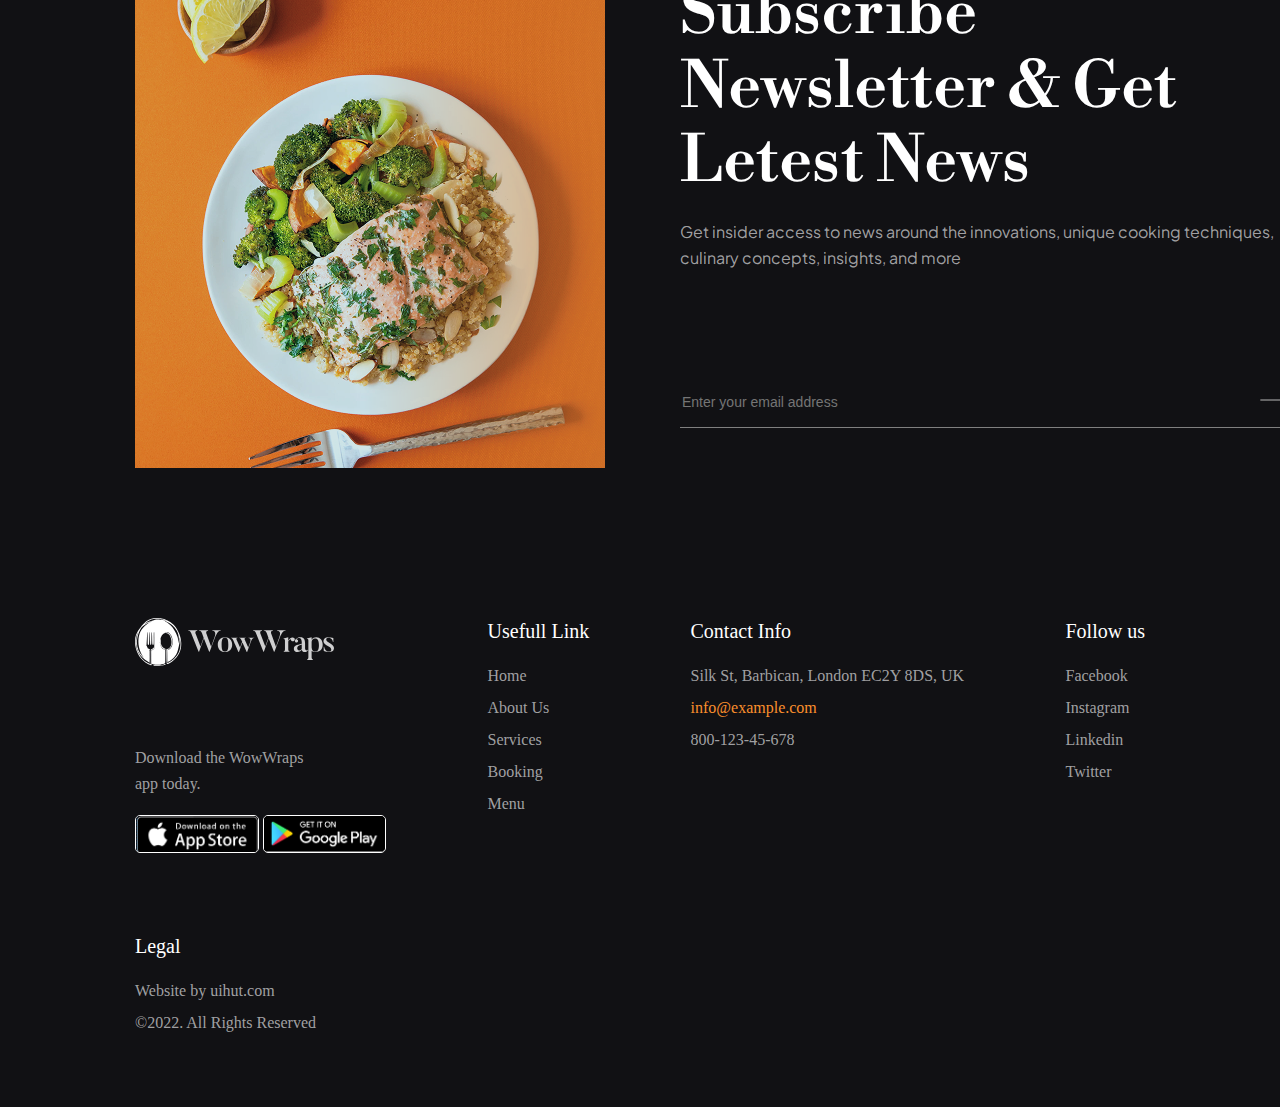
<file: about_us_page.html>
<!DOCTYPE html>
<html lang="en">

<head>
    <meta charset="UTF-8">
    <meta name="viewport" content="width=device-width, initial-scale=1.0">
    <link rel="preconnect" href="https://fonts.googleapis.com">
    <link rel="preconnect" href="https://fonts.gstatic.com" crossorigin>
    <link rel="icon" type="image/x-icon" href="./assets/img/home_page/Vector.svg">
    <link
        href="https://fonts.googleapis.com/css2?family=Libre+Bodoni:ital,wght@0,400..700;1,400..700&family=Plus+Jakarta+Sans:ital,wght@0,200..800;1,200..800&family=Poppins:ital,wght@0,100;0,200;0,300;0,400;0,500;0,600;0,700;0,800;0,900;1,100;1,200;1,300;1,400;1,500;1,600;1,700;1,800;1,900&family=Roboto:ital,wght@0,100..900;1,100..900&display=swap"
        rel="stylesheet">
    <link
        href="https://fonts.googleapis.com/css2?family=Libre+Bodoni:ital,wght@0,400..700;1,400..700&family=Poppins:ital,wght@0,100;0,200;0,300;0,400;0,500;0,600;0,700;0,800;0,900;1,100;1,200;1,300;1,400;1,500;1,600;1,700;1,800;1,900&family=Roboto:ital,wght@0,100..900;1,100..900&display=swap"
        rel="stylesheet">
    <link rel="stylesheet" href="./assets/css/reset.css">
    <link rel="stylesheet" href="./assets/css/common_style.css">
    <link rel="stylesheet" href="./assets/css/about_us_page.css">
    <title>SuperVip Restaurant</title>
</head>

<body>
    <!-- 1 -->
    <!-- 1 -->
    <div class="overplay">

    </div>
    <header>
        <input type="checkbox" id="hehe" hidden>
        <div class="menu">
            <div class="menu-iteams">
                <ul>
                    <li hidden><label for="hehe">Back</label></li>
                    <li><a href="./index.html">Home</a></li>
                    <li><a href="#" style="color: orange;">Menu</a></li>
                    <li> <a href="#">Blog</a></li>
                    <li><a href="#">Pages</a></li>
                    <li><a href="#">Contact</a></li>
                </ul>
            </div>
            <div class="res-menu">
                <label for="hehe"><img src="./assets/img/product_details/res-menu.svg" alt="responsive-menu"></label>
            </div>
            <div class="menu-logo">
                <a href="./index.html"><img src="./assets/img/home_page/Vector.svg" alt="logo"></a>
            </div>
            <div class="menu-infor">
                <span>11:24 we’re open</span>
                <span>Table
                    Reservation</span>
            </div>
        </div>
    </header>

    <!-- Main content -->

    <!-- 1 -->
    <section class="header-content">
        <h2 class="heading-1">We are a mexican restaurant makes delicious.</h2>
        <p class="para-16">Hi! Our Restaurant has been present for over 20 years in the market. We make the most of all
            our
            customers. Hi! Our Restaurant has been present for over 20 years in the market. We make the most of all
            our customers. Hi! Our Restaurant has been present for over 20 years in the market. We make the most of
            all our customers.</p>
    </section>

    <!-- 2 -->
    <section class="the-story">
        <div class="left">
            <img src="./assets/img/about_us/story1.png" alt="restaurant-img">
            <img src="./assets/img/about_us/story2.png" alt="restaurant-img">
        </div>
        <div class="right">
            <img src="./assets/img/about_us/story3.png" alt="restaurant-img">
            <div class="infor">
                <h2 class="heading-1">The story of our first restaurant branch</h2>
                <p class="para-16">At vero eos et accusamus et iusto odio dignissimos ducimus qui blanditiis praesentium
                    voluptatum deleniti
                    atque corrupti quos dolores et quas molestias excepturi sint occaecati cupiditate non provident.</p>
            </div>
        </div>
    </section>

    <!-- 3 -->
    <section class="vision-mission">
        <h2 class="heading-1">Our Vision & Mission</h2>
        <p class="para-16-center">
            Lorem ipsum dolor sit amet, consectetur adipiscing elit. Erat aliquam amet, cursus tellus non consequat
            laoreet eget ornare. Tellus vulputate tellus a, lobortis et nisl. Quisque vulputate eget et, aliquet libero,
            porttitor luctus placerat.
        </p>
        <div class="container">
            <div class="left">
                <div class="item">
                    <img src="./assets/img/about_us/vision-mission-left1.svg" alt="icon">
                    <div class="contents">
                        <p class="title-1">
                            Delicious Cuisine
                        </p>
                        <p class="para-16">Lorem ipsum dolor sit amet, consectetur adipiscing elit trat aliquam
                            amet.
                        </p>
                    </div>
                </div>
                <div class="item">
                    <img src="./assets/img/about_us/vision-mission-left2.svg" alt="icon">
                    <div class="contents">
                        <p class="title-1">
                            Fast Delivery
                        </p>
                        <p class="para-16">Lorem ipsum dolor sit amet, consectetur adipiscing elit trat aliquam
                            amet.
                        </p>
                    </div>
                </div>
                <div class="item">
                    <img src="./assets/img/about_us/vision-mission-left3.svg" alt="icon">
                    <div class="contents">
                        <p class="title-1">
                            Professional Chef
                        </p>
                        <p class="para-16">Lorem ipsum dolor sit amet, consectetur adipiscing elit trat aliquam
                            amet.
                        </p>
                    </div>
                </div>
            </div>
            <div class="right">
                <img src="./assets/img/about_us/vision-mission-right.png" alt="vision-mission">
            </div>
        </div>
    </section>

    <!-- 4 -->
    <section class="get-news">
        <img src="./assets/img/about_us/last.png" alt="food">
        <div class="contents">
            <h2 class="heading-1">Subscribe Newsletter & get letest news</h2>
            <p class="para-16">Get insider access to news around the innovations, unique cooking techniques, culinary
                concepts,
                insights, and more</p>
            <form class="email-form">
                <input type="email" placeholder="Enter your email address" required>
                <button type="submit">
                    <img src="./assets/img/home_page/Vector 5.svg" alt="Submit">
                </button>
            </form>
        </div>
    </section>

    <!-- footer -->
    <footer>
        <div class="footer-container">
            <div class="footer-col">
                <div class="footer-logo">
                    <svg xmlns="http://www.w3.org/2000/svg" width="199" height="48" viewBox="0 0 199 48" fill="none">
                        <path fill-rule="evenodd" clip-rule="evenodd"
                            d="M19.4632 0.119256C15.427 0.707349 11.9498 2.45922 8.86572 5.45827C8.18772 6.11771 7.23894 7.16988 6.75749 7.79636C6.27604 8.42295 5.43943 9.47736 4.89822 10.1396C2.48991 13.0871 1.07824 15.9817 0.335351 19.4961C-0.0257667 21.2038 -0.110388 24.6207 0.155839 26.7376C1.2148 35.157 6.03409 42.3763 12.9434 45.8934C14.1066 46.4854 15.9555 47.194 16.3375 47.194C16.4607 47.194 16.5641 47.1276 16.5673 47.0463C16.5706 46.9652 16.568 43.5696 16.5618 39.5007L16.5506 32.1027L17.3235 31.7368C18.4188 31.2181 19.4768 30.127 19.8014 29.1815C20.0833 28.3599 20.1491 28.6683 19.8842 29.5708C19.5791 30.6106 18.2831 31.8118 17.0158 32.2294C16.9127 32.2633 16.7927 32.4685 16.7491 32.6852C16.6505 33.1775 16.7432 45.4115 16.8476 45.6714C16.8929 45.784 17.3369 45.9885 17.9392 46.1741C20.0762 46.8323 22.5791 46.9998 25.1619 46.6572C27.4456 46.3542 29.9079 45.6593 30.1348 45.2537C30.2336 45.077 30.2836 43.1751 30.3143 38.424C30.3567 31.84 30.3568 31.8391 30.1163 31.8391C29.9841 31.8391 29.5858 31.7292 29.2313 31.595C26.6717 30.6258 25.1098 28.0276 24.9167 24.4176L24.8556 23.2758L25.0156 24.516C25.2387 26.2448 25.3841 26.7825 25.9586 28.0003C26.7948 29.7732 28.2302 30.993 29.9341 31.3789C30.4829 31.5032 30.6036 31.4987 30.7521 31.3485C31.0372 31.0599 30.8279 30.8058 30.1792 30.6532C28.158 30.1777 26.6557 28.5003 26.0053 25.9924C25.8101 25.2402 25.7597 24.6917 25.7582 23.3039C25.7565 21.8991 25.723 21.5414 25.5858 21.4636C25.2215 21.2574 26.0837 18.7024 26.9699 17.3615C27.9 15.9541 28.9741 15.1747 30.2662 14.9697C33.7965 14.4095 36.7196 18.8349 36.4873 24.3883C36.4164 26.0829 36.225 26.9281 35.6351 28.1507C34.9273 29.6178 33.4748 30.8326 32.1358 31.0772C31.883 31.1234 31.6106 31.2139 31.5303 31.2784C31.3056 31.4587 31.3317 40.4189 31.5657 43.4734C31.6902 45.0985 31.7963 45.8865 31.9056 45.9984C32.2346 46.3353 35.5967 44.5539 37.7957 42.8774C43.6755 38.3951 46.6926 31.7628 46.2031 24.3957C45.9377 20.4003 45.1535 17.5959 43.1679 13.5406C41.5126 10.1603 40.5002 8.69934 38.3154 6.5382C35.0285 3.28697 30.3739 1.00606 25.4532 0.235363C23.8101 -0.0220093 20.8289 -0.0797676 19.4632 0.119256ZM25.0991 0.959641C26.6945 1.18489 28.6623 1.68829 30.187 2.26138C31.6426 2.80837 31.8758 3.01413 30.5112 2.54734C28.7159 1.93326 27.2414 1.6955 24.8317 1.6316C22.4415 1.56817 21.0596 1.68498 18.8064 2.14091C15.5283 2.80436 12.19 4.20201 9.44195 6.06172L9.15016 6.25921L9.38359 5.98329C9.84718 5.43548 11.91 3.84353 12.9694 3.2161C15.0933 1.95818 17.3635 1.15677 19.6545 0.85629C20.6276 0.728608 23.9027 0.790855 25.0991 0.959641ZM31.151 3.57482C35.3789 5.17149 39.1155 8.31429 41.6369 12.3943C43.4404 15.3127 44.221 19.4838 43.828 24.1026C43.7146 25.4364 43.5967 25.347 43.4857 23.8426C43.3832 22.4534 42.897 20.1458 42.3542 18.4731C40.1008 11.5287 35.5062 5.82431 30.2173 3.40462C29.1482 2.9155 29.6453 3.0061 31.151 3.57482ZM16.1531 3.7729C10.0605 6.31213 5.56595 11.5216 3.95341 17.9132C3.1797 20.9796 3.18297 25.3224 3.96169 28.9427C4.76376 32.6715 6.32075 36.2287 8.4606 39.2212C8.75613 39.6345 8.48441 39.4022 7.55501 38.4466C2.42841 33.1764 0.73113 25.9389 2.73478 17.8923C3.34602 15.4375 4.44933 12.7446 5.70717 10.6372C6.43921 9.41074 7.86734 8.0744 9.9297 6.68596C11.9256 5.34229 13.801 4.42123 16.3865 3.51482C17.1788 3.23713 17.0216 3.41088 16.1531 3.7729ZM32.3812 14.0678C34.4408 14.6072 36.2082 16.7114 37.0454 19.6215C38.4499 24.5033 37.3904 29.3721 34.5139 31.2535C34.1445 31.4951 33.4917 31.7889 33.0634 31.9063L32.2845 32.1196L32.3568 37.0877C32.4263 41.8623 32.5411 43.8053 32.7672 44.0341C33.0698 44.3403 36.6405 41.9685 38.292 40.3642C40.866 37.8641 42.2968 35.2304 43.0602 31.5878C43.2014 30.914 43.4925 29.6717 43.7069 28.8271C44.4526 25.8915 44.7523 23.4288 44.6698 20.9177C44.6429 20.1019 44.6561 19.5015 44.6992 19.5834C44.7423 19.6653 44.8878 20.317 45.0227 21.0316C45.7842 25.0678 45.6253 28.9319 44.5624 32.2287C42.9055 37.3678 38.8727 41.9293 33.6471 44.5744L32.4667 45.172L32.3975 44.4999C32.2013 42.5915 32.0761 38.7104 32.1076 35.517L32.1431 31.9308L32.8636 31.667C34.4762 31.0761 35.5318 30.0736 36.3427 28.3627C37.4174 26.095 37.5901 23.4161 36.8529 20.441C35.8454 16.3744 33.3735 13.9188 30.5305 14.16C29.6493 14.2348 29.5674 14.188 30.2825 14.0184C30.9832 13.8523 31.6149 13.8672 32.3812 14.0678ZM12.6684 20.3049C12.6832 25.6195 12.7065 26.3238 12.8754 26.5845C13.0616 26.8722 13.4496 26.9664 13.7137 26.7879C14.1076 26.5217 14.1456 26.1122 14.3167 20.2683C14.4109 17.0502 14.5344 14.3666 14.5911 14.3049C14.6561 14.2342 14.736 14.2351 14.8077 14.3077C14.8761 14.3769 14.9518 16.725 14.9981 20.2075C15.0815 26.4891 15.1096 26.7601 15.6776 26.7601C15.8664 26.7601 16.0441 26.6497 16.1714 26.4532C16.349 26.1787 16.3775 25.5339 16.4404 20.3407C16.4791 17.1477 16.552 14.4679 16.6025 14.3857C16.7529 14.141 16.8943 14.3309 16.9581 14.8628C16.991 15.1374 17.0469 16.6377 17.0825 18.1968C17.2649 26.1963 17.3014 26.6469 17.7821 26.8336C18.0928 26.9543 18.5 26.7784 18.6425 26.4621C18.7411 26.2429 18.7792 24.5019 18.7792 20.1992C18.7792 15.1054 18.8034 14.24 18.9464 14.24C19.0384 14.24 19.1565 14.3595 19.209 14.5057C19.2614 14.652 19.2912 17.8805 19.275 21.6804L19.2457 28.5893L18.9475 29.2061C18.7835 29.5452 18.4093 30.0365 18.116 30.2978C17.5889 30.7673 16.5003 31.3666 16.1746 31.3666C15.723 31.3666 15.7174 31.4696 15.7611 38.9832C15.789 43.7876 15.7638 46.2487 15.6865 46.2481C15.4233 46.2459 12.9358 45.0815 12.0397 44.541C8.28973 42.2795 5.38749 39.0183 3.31077 34.7329C1.53063 31.0595 0.763111 27.7417 0.755758 23.6892C0.749572 20.2681 1.1785 18.2624 2.60932 15.0226C3.01618 14.1013 3.10162 14.2356 2.73525 15.2206C1.54277 18.4268 0.898265 23.4288 1.26358 26.642C1.84809 31.7828 3.83518 35.8854 7.47459 39.4651C8.80492 40.7736 9.50416 41.3379 11.251 42.5123C11.893 42.9439 12.8836 43.6157 13.4524 44.0052C14.0213 44.3948 14.5334 44.7136 14.5904 44.7136C14.6495 44.7136 14.6941 42.0482 14.6941 38.5089C14.6941 32.7043 14.6809 32.2997 14.4899 32.2361C13.4706 31.8964 12.2589 30.9955 11.8946 30.3068C11.8166 30.1591 12.0356 30.324 12.3814 30.673C13.0739 31.372 14.1279 31.9572 14.6945 31.9572C15.0213 31.9572 15.056 31.9241 15.0228 31.6435C14.994 31.3978 14.8866 31.2952 14.5277 31.1701C13.2748 30.7332 12.3876 29.8069 12.1063 28.6421C11.9835 28.1336 11.8987 27.9928 11.6978 27.9638C11.4667 27.9305 11.4491 27.8731 11.4974 27.3142C11.5266 26.977 11.7086 23.9417 11.9018 20.5693C12.095 17.1967 12.2819 14.3901 12.3171 14.3325C12.3524 14.2747 12.4421 14.2481 12.5165 14.2732C12.6163 14.307 12.6561 15.8869 12.6684 20.3049ZM28.9334 46.3886C26.4487 47.0719 25.0572 47.2428 22.1639 47.22C20.7196 47.2085 19.3015 47.1847 19.0126 47.167C18.5257 47.1373 18.4874 47.1558 18.4874 47.4217C18.4874 47.8521 18.8829 47.9231 21.6387 47.9868C24.4507 48.0516 26.0874 47.8868 28.4485 47.3009C30.3586 46.8269 30.4507 46.7874 30.4507 46.4418C30.4507 46.2847 30.3851 46.1327 30.3048 46.1039C30.2246 46.0751 29.6074 46.2032 28.9334 46.3886Z"
                            fill="white" />
                        <path
                            d="M77.3207 12.2158V12.6752C82.0762 12.6752 79.7751 18.4015 79.3456 19.8713L76.1548 28.6292L71.4607 15.768C71.43 15.6455 70.3255 12.6752 73.0867 12.6752V12.2158H64.0666V12.6752C64.9563 12.6752 66.0302 12.767 66.9199 15.0943L68.6073 19.657L65.5086 28.5067L60.6611 15.768C60.5997 15.6455 59.5565 12.6752 62.2564 12.6752V12.2158H53.2363V12.6752C54.1567 12.6752 55.1999 12.767 56.1203 15.0943L63.6064 33.7737H64.0666L68.8528 20.3307L74.1605 33.7737H74.6208L79.8058 19.9938C82.475 13.4101 83.917 12.6752 85.7578 12.6752V12.2158H77.3207Z"
                            fill="white" fill-opacity="0.8" />
                        <path
                            d="M93.3089 26.7C93.3089 32.2426 92.2657 33.59 89.9647 33.59C87.6943 33.59 86.6205 32.2426 86.6205 26.7C86.6205 21.1574 87.6943 19.8101 89.9647 19.8101C92.2657 19.8101 93.3089 21.1574 93.3089 26.7ZM97.1747 26.7C97.1747 22.6579 94.6588 19.3508 89.9647 19.3508C85.3012 19.3508 82.7854 22.6579 82.7854 26.7C82.7854 30.7115 85.3012 34.0493 89.9647 34.0493C94.6588 34.0493 97.1747 30.7115 97.1747 26.7Z"
                            fill="white" fill-opacity="0.8" />
                        <path
                            d="M113.458 19.6263V20.0551C116.71 20.0551 115.176 24.189 115.176 24.189L113.243 29.5479L109.899 22.0149C109.899 22.0149 108.825 20.0551 110.789 20.0551V19.6263H104.193V20.0551C104.684 20.0857 105.42 20.1469 106.095 21.5249C106.095 21.5249 106.218 21.7699 107.169 23.8522L105.082 29.5479L101.707 21.9842C101.707 21.9842 100.726 20.0551 102.505 20.0551V19.6263H95.9395V20.0551C96.4304 20.0857 97.2281 20.1469 97.9031 21.5249C97.9031 21.5249 98.3019 22.2905 103.518 34.0493H103.947L107.414 24.4646L111.709 34.0493H112.108L115.667 24.3421C117.14 20.1775 118.52 20.0551 119.195 20.0551V19.6263H113.458Z"
                            fill="white" fill-opacity="0.8" />
                        <path
                            d="M142.118 12.2158V12.6752C146.874 12.6752 144.572 18.4015 144.143 19.8713L140.952 28.6292L136.258 15.768C136.227 15.6455 135.123 12.6752 137.884 12.6752V12.2158H128.864V12.6752C129.754 12.6752 130.828 12.767 131.717 15.0943L133.405 19.657L130.306 28.5067L125.458 15.768C125.397 15.6455 124.354 12.6752 127.054 12.6752V12.2158H118.034V12.6752C118.954 12.6752 119.997 12.767 120.918 15.0943L128.404 33.7737H128.864L133.65 20.3307L138.958 33.7737H139.418L144.603 19.9938C147.272 13.4101 148.714 12.6752 150.555 12.6752V12.2158H142.118Z"
                            fill="white" fill-opacity="0.8" />
                        <path
                            d="M157.115 19.4732C156.133 19.7182 154.63 20.3613 153.249 22.6579V19.3508L148.432 20.3919V20.8512C149.69 21.3106 149.966 21.7699 149.966 22.811V30.4665C149.966 32.0589 149.905 32.9469 148.739 33.3144V33.7737H154.507V33.3144C153.403 33.0082 153.249 32.1814 153.249 30.4665V23.4541C154.292 21.5249 155.949 21.0043 155.888 21.433C155.857 21.8924 156.041 22.3823 156.409 22.7804C157.238 23.546 158.465 23.5153 159.232 22.7498C159.999 21.9842 159.999 20.7287 159.232 19.9632C158.68 19.4426 157.728 19.3201 157.115 19.4732Z"
                            fill="white" fill-opacity="0.8" />
                        <path
                            d="M166.75 26.3938C166.75 26.3938 166.75 30.6809 166.75 30.7421C166.474 31.4771 165.738 32.4264 164.418 32.4264C162.485 32.4264 162.209 30.6503 162.209 30.2216C162.209 28.5067 163.467 27.1287 166.75 26.3938ZM172.365 31.7527C172.181 32.3957 171.506 32.3957 171.506 32.3957C170.064 32.3957 170.064 30.3747 170.064 30.3747V25.4752C170.064 21.8618 169.082 19.3508 165.4 19.3508C165.4 19.3508 163.835 19.2589 162.485 19.9632C160.829 20.8512 160.368 21.7086 160.092 22.1986C159.816 22.6886 159.847 23.3622 160.215 23.8828C160.706 24.5871 161.718 24.7402 162.424 24.2503C163.13 23.7297 163.314 22.7498 162.792 22.0455C162.516 21.678 162.179 21.4943 161.749 21.433C161.565 21.4024 161.718 20.8512 162.792 20.3C165.093 19.1976 166.75 20.8819 166.75 24.0359V25.8732C161.442 27.2206 158.865 27.7106 158.865 30.9259C158.865 34.0493 162.393 34.0493 162.393 34.0493C164.541 34.0493 166.351 32.9163 166.781 31.5077C167.057 34.0799 169.603 34.0493 169.603 34.0493C171.383 34.0493 172.61 32.8857 172.825 31.9364L172.365 31.7527Z"
                            fill="white" fill-opacity="0.8" />
                        <path
                            d="M183.925 27.19C183.925 31.967 182.422 33.59 180.274 33.59C178.526 33.59 176.838 32.4264 176.623 29.4866V23.8216C176.808 21.8618 178.004 20.3919 179.937 20.3919C182.514 20.3919 183.925 22.2905 183.925 27.19ZM187.699 26.8225C187.699 22.2905 184.999 19.3508 181.226 19.3508C179.722 19.3508 177.575 20.0551 176.623 21.7699V19.3508L171.837 20.3919V20.8512C173.095 21.1881 173.371 21.4637 173.371 22.5354V38.7957C173.371 40.3575 173.31 41.0924 172.144 41.4292V41.8886H177.881V41.4292C176.777 41.1536 176.623 40.4799 176.623 38.7957V33.0082C177.575 33.6512 178.863 34.0493 180.336 34.0493C184.539 34.0493 187.699 31.6608 187.699 26.8225Z"
                            fill="white" fill-opacity="0.8" />
                        <path
                            d="M198.256 32.457C199.76 30.3134 198.87 27.7412 196.109 26.0264L193.01 24.0972C190.341 22.413 190.893 19.8101 193.348 19.8101C196.692 19.8101 197.612 22.4436 197.919 23.8828H198.379V20.3C198.379 20.3 196.876 19.3508 193.348 19.3508C190.249 19.3508 189.206 21.0043 189.206 21.0043C187.733 23.1479 188.469 25.2914 191.445 27.19L194.544 29.0579C196.876 30.589 196.876 33.59 194.176 33.59C190.372 33.59 189.512 30.3441 189.175 28.7211H188.715V32.7326C188.715 32.7326 190.464 34.0493 194.176 34.0493C197.152 34.0493 198.256 32.457 198.256 32.457Z"
                            fill="white" fill-opacity="0.8" />
                    </svg>
                </div>
                <p>Download the WowWraps <br>app today.</p>
                <div class="logo">
                    <img src="./assets/img/product_details/appstore.png" alt="logo">
                    <img src="./assets/img/product_details/gg_play.png" alt="logo">
                </div>
            </div>

            <!-- Userfull Link -->
            <div class="usefull-link">
                <p class="title">
                    Usefull Link
                </p>
                <ul>
                    <li><a href="#">Home</a></li>
                    <li><a href="">About Us</a></li>
                    <li><a href="#">Services</a></li>
                    <li><a href="#">Booking</a></li>
                    <li><a href="#">Menu</a></li>
                </ul>
            </div>

            <!-- Contact info -->
            <div class="contact-info">
                <p class="title">
                    Contact Info
                </p>
                <ul>
                    <li><a href="#">Silk St, Barbican, London EC2Y 8DS, UK</a></li>
                    <li><a href="#">info@example.com</a></li>
                    <li><a href="#">800-123-45-678</a></li>
                </ul>
            </div>

            <!-- Follow us -->
            <div class="follow-us">
                <p class="title">
                    Follow us
                </p>
                <ul>
                    <li><a href="#">Facebook</a></li>
                    <li><a href="#">Instagram</a></li>
                    <li><a href="#">Linkedin</a></li>
                    <li><a href="#">Twitter</a></li>
                </ul>
            </div>

            <!-- legal -->
            <div class="legal">
                <p class="title">
                    Legal
                </p>
                <ul>
                    <li><a href="#">Website by uihut.com</a></li>
                    <li><a href="#">©2022. All Rights Reserved</a></li>
                </ul>
            </div>
        </div>
    </footer>
</body>

</html>
</file>
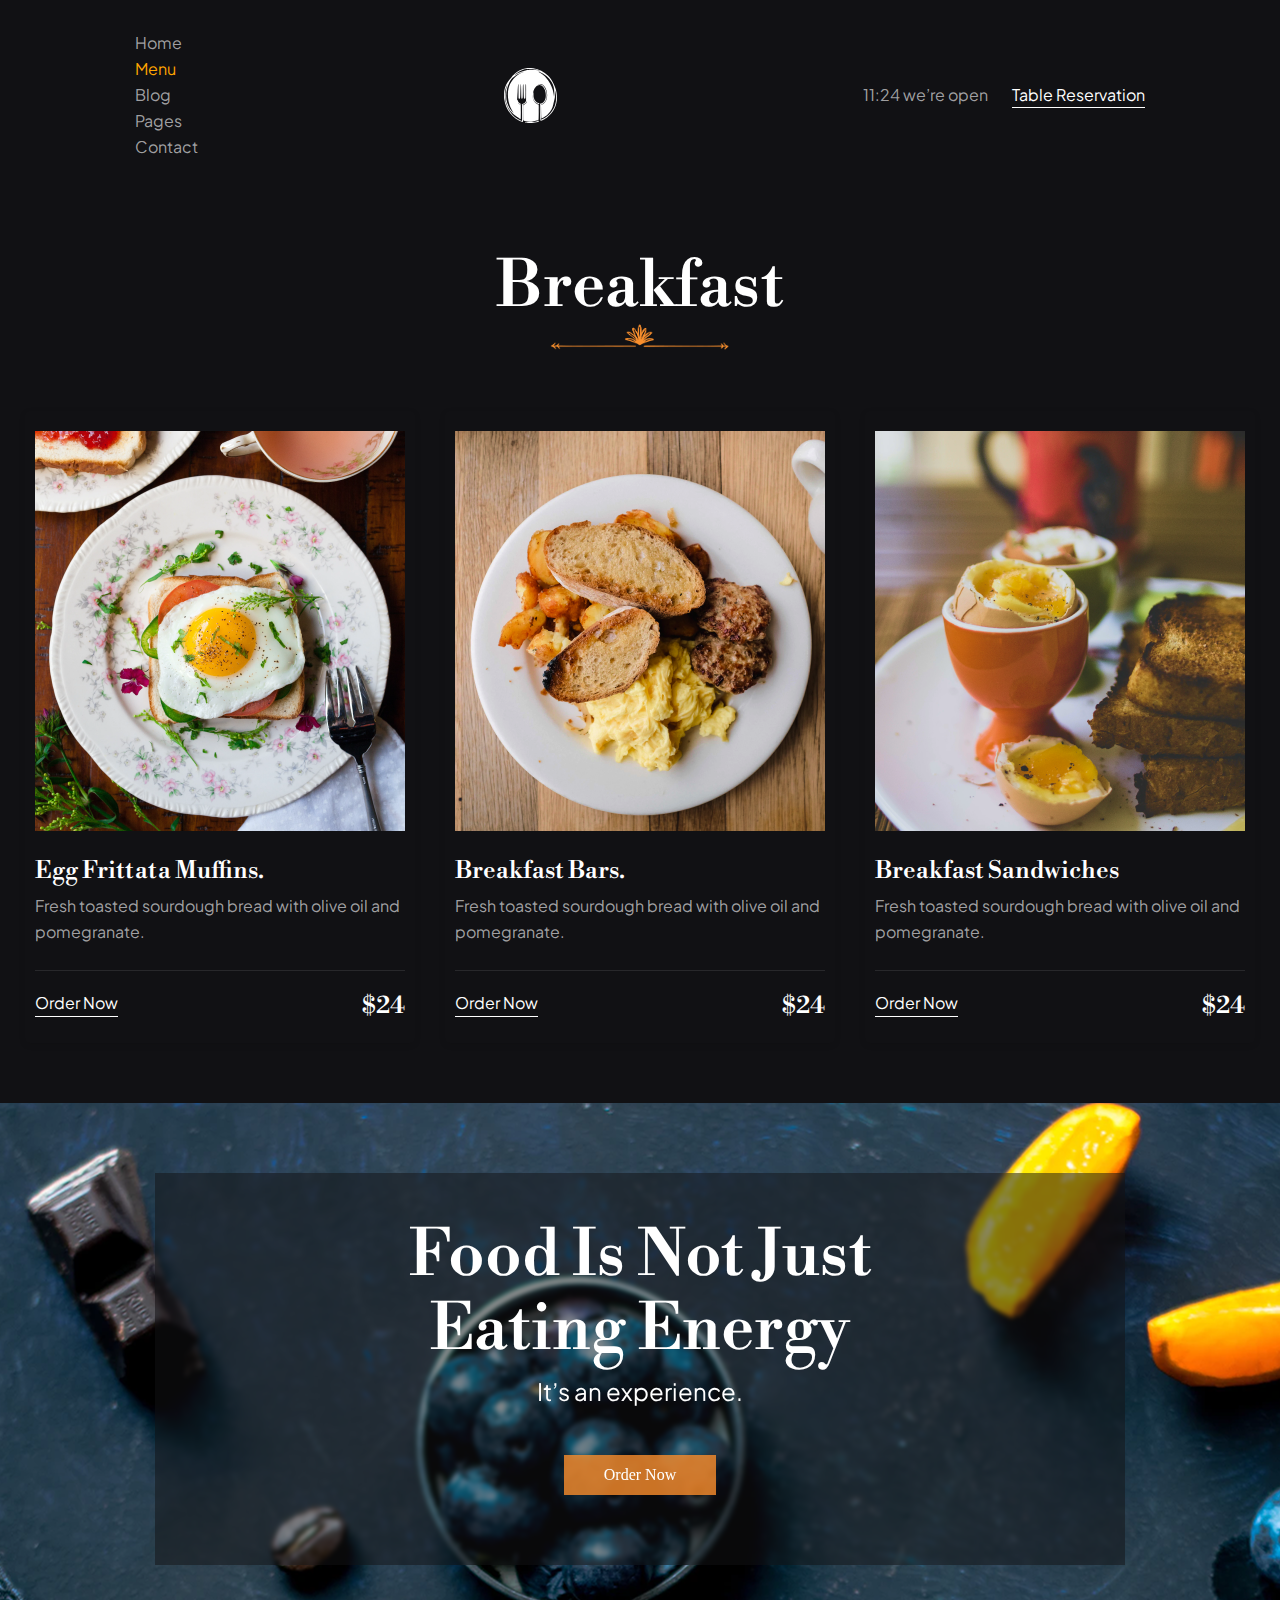
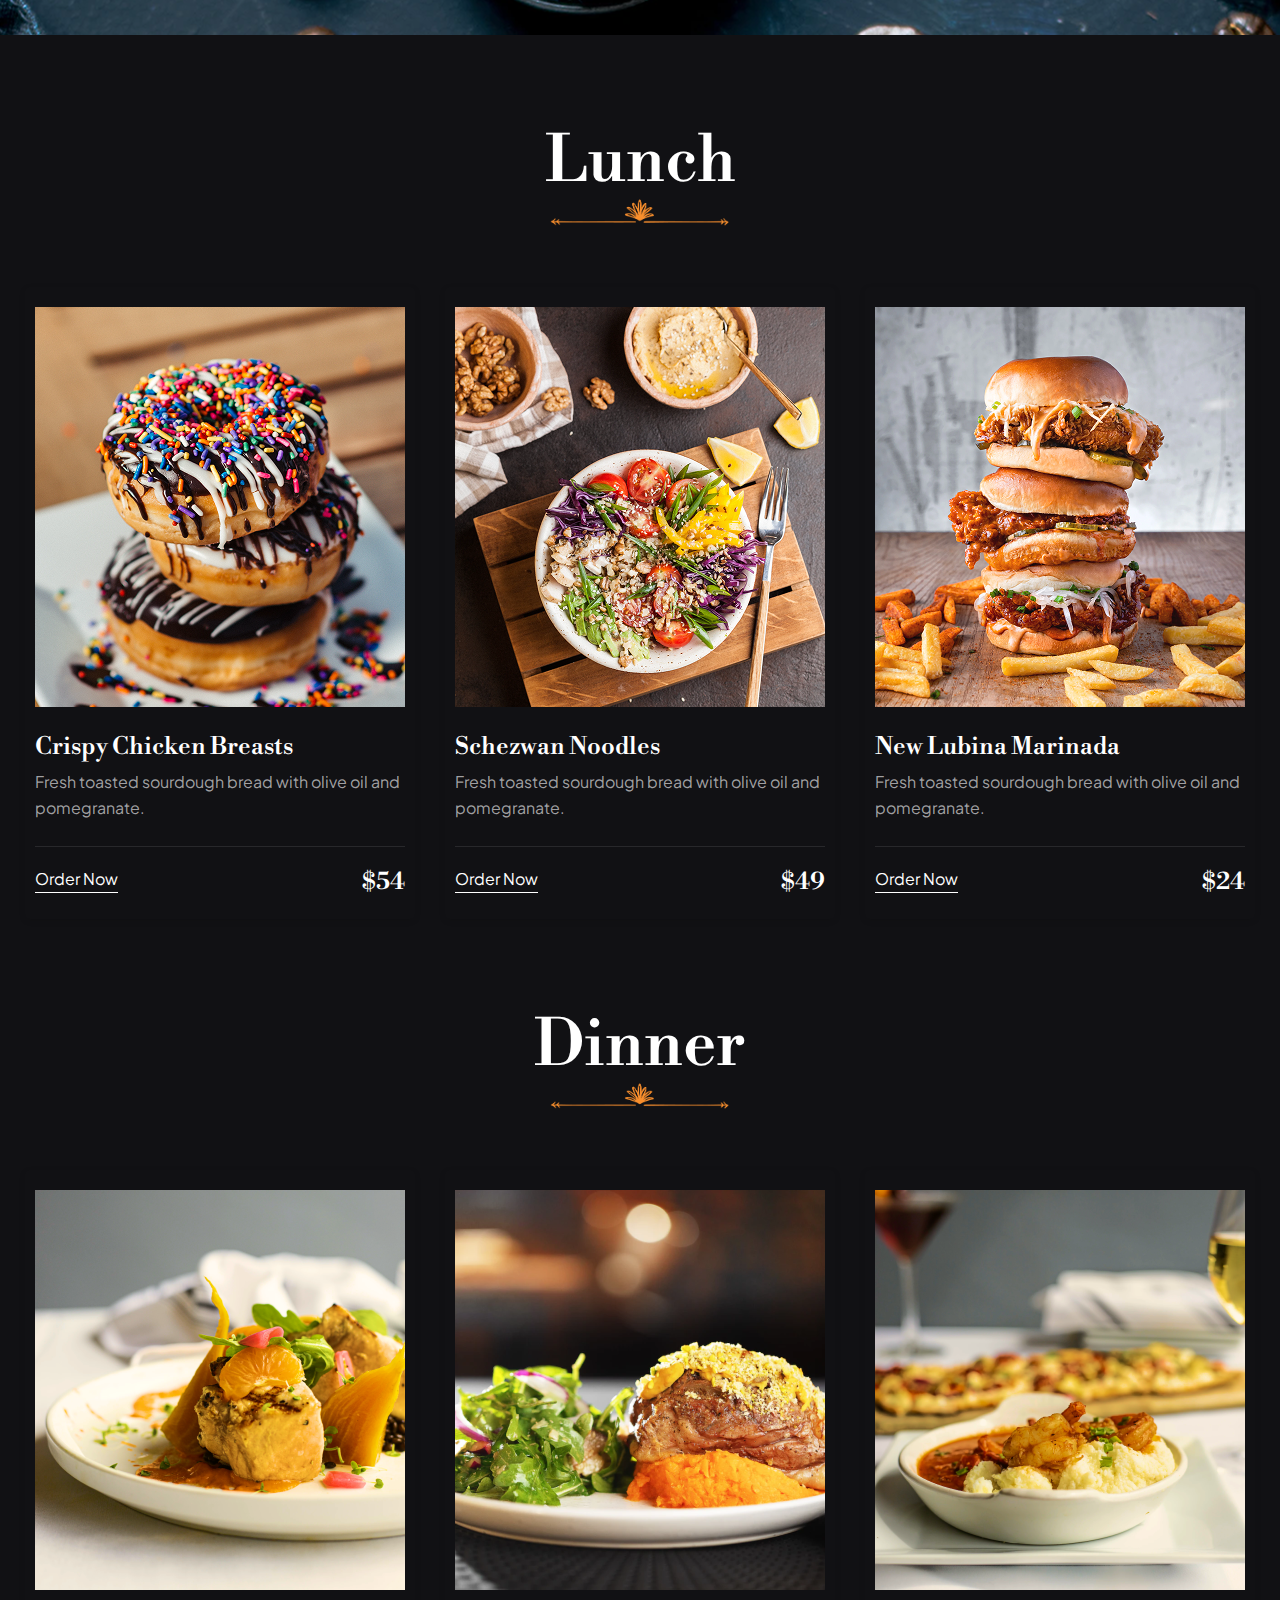
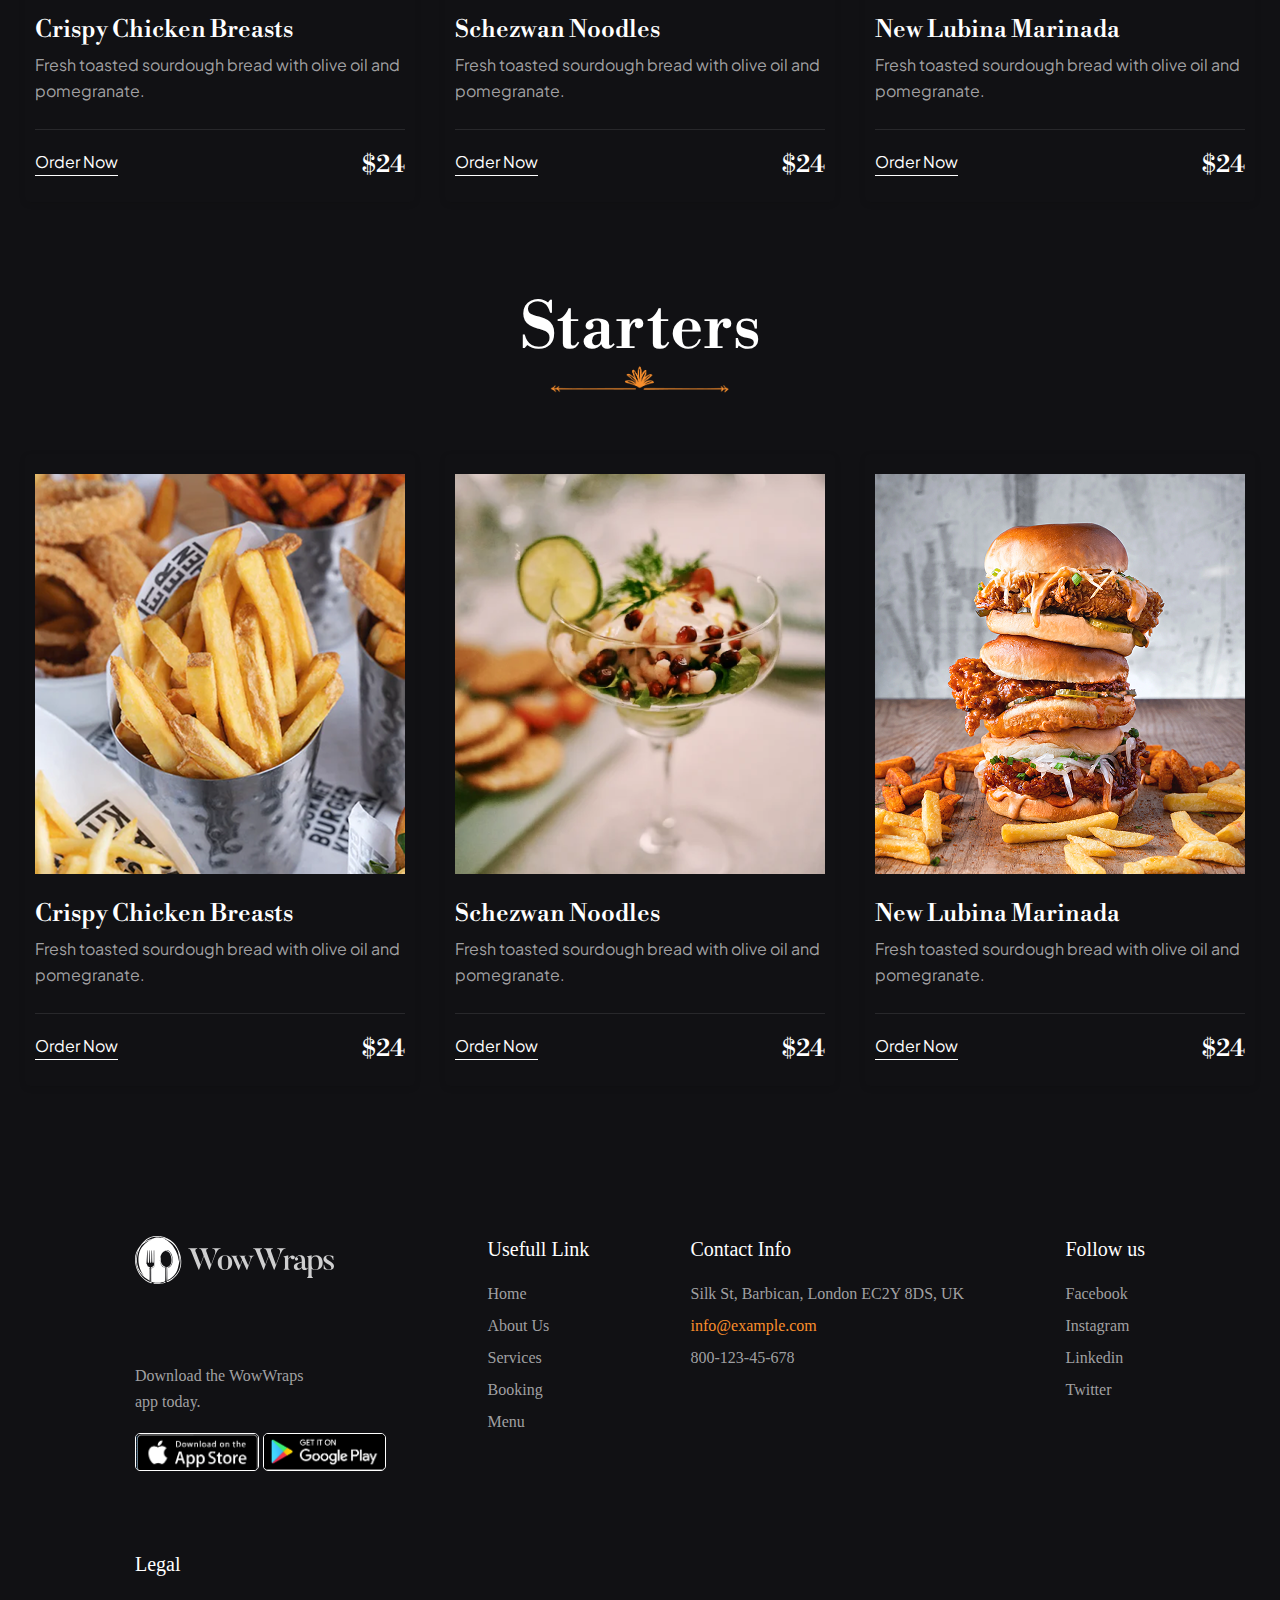
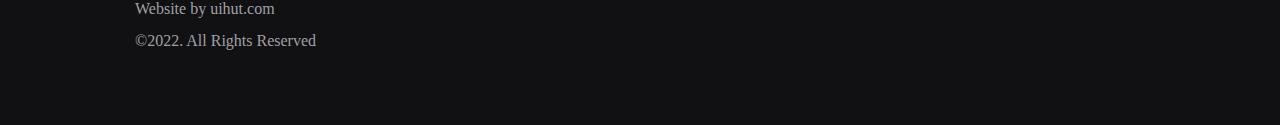
<file: menu_page.html>
<!DOCTYPE html>
<html lang="en">

<head>
    <meta charset="UTF-8">
    <meta name="viewport" content="width=device-width, initial-scale=1.0">
    <link rel="preconnect" href="https://fonts.googleapis.com">
    <link rel="preconnect" href="https://fonts.gstatic.com" crossorigin>
    <link rel="icon" type="image/x-icon" href="./assets/img/home_page/Vector.svg">
    <link
        href="https://fonts.googleapis.com/css2?family=Libre+Bodoni:ital,wght@0,400..700;1,400..700&family=Plus+Jakarta+Sans:ital,wght@0,200..800;1,200..800&family=Poppins:ital,wght@0,100;0,200;0,300;0,400;0,500;0,600;0,700;0,800;0,900;1,100;1,200;1,300;1,400;1,500;1,600;1,700;1,800;1,900&family=Roboto:ital,wght@0,100..900;1,100..900&display=swap"
        rel="stylesheet">
    <link
        href="https://fonts.googleapis.com/css2?family=Libre+Bodoni:ital,wght@0,400..700;1,400..700&family=Poppins:ital,wght@0,100;0,200;0,300;0,400;0,500;0,600;0,700;0,800;0,900;1,100;1,200;1,300;1,400;1,500;1,600;1,700;1,800;1,900&family=Roboto:ital,wght@0,100..900;1,100..900&display=swap"
        rel="stylesheet">
    <link rel="stylesheet" href="./assets/css/reset.css">
    <link rel="stylesheet" href="./assets/css/common_style.css">
    <link rel="stylesheet" href="./assets/css/menu_page.css">
    <title>SuperVip Restaurant</title>
</head>

<body>
    <!-- 1 -->
    <div class="overplay">

    </div>
    <header>
        <input type="checkbox" id="hehe" hidden>
        <div class="menu">
            <div class="menu-iteams">
                <ul>
                    <li hidden><label for="hehe">Back</label></li>
                    <li><a href="./index.html">Home</a></li>
                    <li><a href="#" style="color: orange;">Menu</a></li>
                    <li> <a href="#">Blog</a></li>
                    <li><a href="#">Pages</a></li>
                    <li><a href="#">Contact</a></li>
                </ul>
            </div>
            <div class="res-menu">
                <label for="hehe"><img src="./assets/img/product_details/res-menu.svg" alt="responsive-menu"></label>
            </div>
            <div class="menu-logo">
                <a href="./index.html"><img src="./assets/img/home_page/Vector.svg" alt="logo"></a>
            </div>
            <div class="menu-infor">
                <span>11:24 we’re open</span>
                <span>Table
                    Reservation</span>
            </div>
        </div>
    </header>

    <!-- Main content -->
    <!-- 1 -->
    <section class="breakfast meal">
        <h2 class="heading-1">Breakfast</h2>
        <img class="more" src="./assets/img/menu_page/more.png">
        <div class="food-items">
            <div>
                <img src="./assets/img/menu_page/breakfast1.png" alt="food">
                <a href="#" class="food-name title-1">
                    Egg Frittata Muffins.
                </a>
                <p class="describtion para-16">Fresh toasted sourdough bread with olive oil and pomegranate.</p>
                <!-- line -->
                <div class="oder">
                    <a href="#">Order Now</a>
                    <p class="price">$24</p>
                </div>
            </div>
            <div>
                <img src="./assets/img/menu_page/breakfast2.png" alt="food">
                <a href="#" class="food-name title-1">
                    Breakfast Bars.
                </a>
                <p class="describtion para-16">Fresh toasted sourdough bread with olive oil and pomegranate.</p>
                <!-- line -->
                <div class="oder">
                    <a href="#">Order Now</a>
                    <p class="price">$24</p>
                </div>
            </div>
            <div>
                <img src="./assets/img/menu_page/breakfast3.png" alt="food">
                <a href="#" class="food-name title-1">
                    Breakfast Sandwiches
                </a>
                <p class="describtion para-16">Fresh toasted sourdough bread with olive oil and pomegranate.</p>
                <!-- line -->
                <div class="oder">
                    <a href="#">Order Now</a>
                    <p class="price">$24</p>
                </div>
            </div>
        </div>
    </section>

    <!-- 2 -->

    <div class="highlight-1">
        <!-- background for highlight-1 -->
        <div class="container">
            <h2 class="heading heading-1">Food is not just eating energy</h2>
            <p>It’s an experience.</p>
            <a href="#">Order Now</a>
        </div>
    </div>

    <!-- 3 -->

    <secion class="lunch meal">
        <h2 class="heading-1">Lunch</h2>
        <img class="more" src="./assets/img/menu_page/more.png">
        <div class="food-items">
            <div>
                <img src="./assets/img/menu_page/lunch1.png" alt="food">
                <a href="#" class="food-name title-1">
                    Crispy chicken breasts
                </a>
                <p class="describtion para-16">Fresh toasted sourdough bread with olive oil and pomegranate.</p>
                <!-- line -->
                <div class="oder">
                    <a href="#">Order Now</a>
                    <p class="price">$54</p>
                </div>
            </div>
            <div>
                <img src="./assets/img/menu_page/lunch2.png" alt="food">
                <a href="#" class="food-name title-1">
                    Schezwan Noodles
                </a>
                <p class="describtion para-16">Fresh toasted sourdough bread with olive oil and pomegranate.</p>
                <!-- line -->
                <div class="oder">
                    <a href="#">Order Now</a>
                    <p class="price">$49</p>
                </div>
            </div>
            <div>
                <img src="./assets/img/menu_page/lunch3.png" alt="food">
                <a href="#" class="food-name title-1">
                    New Lubina Marinada
                </a>
                <p class="describtion para-16">Fresh toasted sourdough bread with olive oil and pomegranate.</p>
                <!-- line -->
                <div class="oder">
                    <a href="#">Order Now</a>
                    <p class="price">$24</p>
                </div>
            </div>
        </div>
    </secion>

    <!-- 4 -->

    <section class="dinner meal">
        <h2 class="heading-1">Dinner</h2>
        <img class="more" src="./assets/img/menu_page/more.png">
        <div class="food-items">
            <div>
                <img src="./assets/img/menu_page/dinner1.png" alt="food">
                <a href="#" class="food-name title-1">
                    Crispy chicken breasts
                </a>
                <p class="describtion para-16">Fresh toasted sourdough bread with olive oil and pomegranate.</p>
                <!-- line -->
                <div class="oder">
                    <a href="#">Order Now</a>
                    <p class="price">$24</p>
                </div>
            </div>
            <div>
                <img src="./assets/img/menu_page/dinner2.png" alt="food">
                <a href="#" class="food-name title-1">
                    Schezwan Noodles
                </a>
                <p class="describtion para-16">Fresh toasted sourdough bread with olive oil and pomegranate.</p>
                <!-- line -->
                <div class="oder">
                    <a href="#">Order Now</a>
                    <p class="price">$24</p>
                </div>
            </div>
            <div>
                <img src="./assets/img/menu_page/dinner3.png" alt="food">
                <a href="#" class="food-name title-1">
                    New Lubina Marinada
                </a>
                <p class="describtion para-16">Fresh toasted sourdough bread with olive oil and pomegranate.</p>
                <!-- line -->
                <div class="oder">
                    <a href="#">Order Now</a>
                    <p class="price">$24</p>
                </div>
            </div>
        </div>
    </section>

    <!-- 5 -->

    <section class="starters meal">
        <h2 class="heading-1">Starters</h2>
        <img class="more" src="./assets/img/menu_page/more.png">
        <div class="food-items">
            <div>
                <img src="./assets/img/menu_page/starter1.png" alt="food">
                <a href="#" class="food-name title-1">
                    Crispy chicken breasts
                </a>
                <p class="describtion para-16">Fresh toasted sourdough bread with olive oil and pomegranate.</p>
                <!-- line -->
                <div class="oder">
                    <a href="#">Order Now</a>
                    <p class="price">$24</p>
                </div>
            </div>
            <div>
                <img src="./assets/img/menu_page/starter2.png" alt="food">
                <a href="#" class="food-name title-1">
                    Schezwan Noodles
                </a>
                <p class="describtion para-16">Fresh toasted sourdough bread with olive oil and pomegranate.</p>
                <!-- line -->
                <div class="oder">
                    <a href="#">Order Now</a>
                    <p class="price">$24</p>
                </div>
            </div>
            <div>
                <img src="./assets/img/menu_page/starter3.png" alt="food">
                <a href="#" class="food-name title-1">
                    New Lubina Marinada
                </a>
                <p class="describtion para-16">Fresh toasted sourdough bread with olive oil and pomegranate.</p>
                <!-- line -->
                <div class="oder">
                    <a href="#">Order Now</a>
                    <p class="price">$24</p>
                </div>
            </div>
        </div>
    </section>

    <!-- footer -->

    <footer>
        <div class="footer-container">
            <div class="footer-col">
                <div class="footer-logo">
                    <svg xmlns="http://www.w3.org/2000/svg" width="199" height="48" viewBox="0 0 199 48" fill="none">
                        <path fill-rule="evenodd" clip-rule="evenodd"
                            d="M19.4632 0.119256C15.427 0.707349 11.9498 2.45922 8.86572 5.45827C8.18772 6.11771 7.23894 7.16988 6.75749 7.79636C6.27604 8.42295 5.43943 9.47736 4.89822 10.1396C2.48991 13.0871 1.07824 15.9817 0.335351 19.4961C-0.0257667 21.2038 -0.110388 24.6207 0.155839 26.7376C1.2148 35.157 6.03409 42.3763 12.9434 45.8934C14.1066 46.4854 15.9555 47.194 16.3375 47.194C16.4607 47.194 16.5641 47.1276 16.5673 47.0463C16.5706 46.9652 16.568 43.5696 16.5618 39.5007L16.5506 32.1027L17.3235 31.7368C18.4188 31.2181 19.4768 30.127 19.8014 29.1815C20.0833 28.3599 20.1491 28.6683 19.8842 29.5708C19.5791 30.6106 18.2831 31.8118 17.0158 32.2294C16.9127 32.2633 16.7927 32.4685 16.7491 32.6852C16.6505 33.1775 16.7432 45.4115 16.8476 45.6714C16.8929 45.784 17.3369 45.9885 17.9392 46.1741C20.0762 46.8323 22.5791 46.9998 25.1619 46.6572C27.4456 46.3542 29.9079 45.6593 30.1348 45.2537C30.2336 45.077 30.2836 43.1751 30.3143 38.424C30.3567 31.84 30.3568 31.8391 30.1163 31.8391C29.9841 31.8391 29.5858 31.7292 29.2313 31.595C26.6717 30.6258 25.1098 28.0276 24.9167 24.4176L24.8556 23.2758L25.0156 24.516C25.2387 26.2448 25.3841 26.7825 25.9586 28.0003C26.7948 29.7732 28.2302 30.993 29.9341 31.3789C30.4829 31.5032 30.6036 31.4987 30.7521 31.3485C31.0372 31.0599 30.8279 30.8058 30.1792 30.6532C28.158 30.1777 26.6557 28.5003 26.0053 25.9924C25.8101 25.2402 25.7597 24.6917 25.7582 23.3039C25.7565 21.8991 25.723 21.5414 25.5858 21.4636C25.2215 21.2574 26.0837 18.7024 26.9699 17.3615C27.9 15.9541 28.9741 15.1747 30.2662 14.9697C33.7965 14.4095 36.7196 18.8349 36.4873 24.3883C36.4164 26.0829 36.225 26.9281 35.6351 28.1507C34.9273 29.6178 33.4748 30.8326 32.1358 31.0772C31.883 31.1234 31.6106 31.2139 31.5303 31.2784C31.3056 31.4587 31.3317 40.4189 31.5657 43.4734C31.6902 45.0985 31.7963 45.8865 31.9056 45.9984C32.2346 46.3353 35.5967 44.5539 37.7957 42.8774C43.6755 38.3951 46.6926 31.7628 46.2031 24.3957C45.9377 20.4003 45.1535 17.5959 43.1679 13.5406C41.5126 10.1603 40.5002 8.69934 38.3154 6.5382C35.0285 3.28697 30.3739 1.00606 25.4532 0.235363C23.8101 -0.0220093 20.8289 -0.0797676 19.4632 0.119256ZM25.0991 0.959641C26.6945 1.18489 28.6623 1.68829 30.187 2.26138C31.6426 2.80837 31.8758 3.01413 30.5112 2.54734C28.7159 1.93326 27.2414 1.6955 24.8317 1.6316C22.4415 1.56817 21.0596 1.68498 18.8064 2.14091C15.5283 2.80436 12.19 4.20201 9.44195 6.06172L9.15016 6.25921L9.38359 5.98329C9.84718 5.43548 11.91 3.84353 12.9694 3.2161C15.0933 1.95818 17.3635 1.15677 19.6545 0.85629C20.6276 0.728608 23.9027 0.790855 25.0991 0.959641ZM31.151 3.57482C35.3789 5.17149 39.1155 8.31429 41.6369 12.3943C43.4404 15.3127 44.221 19.4838 43.828 24.1026C43.7146 25.4364 43.5967 25.347 43.4857 23.8426C43.3832 22.4534 42.897 20.1458 42.3542 18.4731C40.1008 11.5287 35.5062 5.82431 30.2173 3.40462C29.1482 2.9155 29.6453 3.0061 31.151 3.57482ZM16.1531 3.7729C10.0605 6.31213 5.56595 11.5216 3.95341 17.9132C3.1797 20.9796 3.18297 25.3224 3.96169 28.9427C4.76376 32.6715 6.32075 36.2287 8.4606 39.2212C8.75613 39.6345 8.48441 39.4022 7.55501 38.4466C2.42841 33.1764 0.73113 25.9389 2.73478 17.8923C3.34602 15.4375 4.44933 12.7446 5.70717 10.6372C6.43921 9.41074 7.86734 8.0744 9.9297 6.68596C11.9256 5.34229 13.801 4.42123 16.3865 3.51482C17.1788 3.23713 17.0216 3.41088 16.1531 3.7729ZM32.3812 14.0678C34.4408 14.6072 36.2082 16.7114 37.0454 19.6215C38.4499 24.5033 37.3904 29.3721 34.5139 31.2535C34.1445 31.4951 33.4917 31.7889 33.0634 31.9063L32.2845 32.1196L32.3568 37.0877C32.4263 41.8623 32.5411 43.8053 32.7672 44.0341C33.0698 44.3403 36.6405 41.9685 38.292 40.3642C40.866 37.8641 42.2968 35.2304 43.0602 31.5878C43.2014 30.914 43.4925 29.6717 43.7069 28.8271C44.4526 25.8915 44.7523 23.4288 44.6698 20.9177C44.6429 20.1019 44.6561 19.5015 44.6992 19.5834C44.7423 19.6653 44.8878 20.317 45.0227 21.0316C45.7842 25.0678 45.6253 28.9319 44.5624 32.2287C42.9055 37.3678 38.8727 41.9293 33.6471 44.5744L32.4667 45.172L32.3975 44.4999C32.2013 42.5915 32.0761 38.7104 32.1076 35.517L32.1431 31.9308L32.8636 31.667C34.4762 31.0761 35.5318 30.0736 36.3427 28.3627C37.4174 26.095 37.5901 23.4161 36.8529 20.441C35.8454 16.3744 33.3735 13.9188 30.5305 14.16C29.6493 14.2348 29.5674 14.188 30.2825 14.0184C30.9832 13.8523 31.6149 13.8672 32.3812 14.0678ZM12.6684 20.3049C12.6832 25.6195 12.7065 26.3238 12.8754 26.5845C13.0616 26.8722 13.4496 26.9664 13.7137 26.7879C14.1076 26.5217 14.1456 26.1122 14.3167 20.2683C14.4109 17.0502 14.5344 14.3666 14.5911 14.3049C14.6561 14.2342 14.736 14.2351 14.8077 14.3077C14.8761 14.3769 14.9518 16.725 14.9981 20.2075C15.0815 26.4891 15.1096 26.7601 15.6776 26.7601C15.8664 26.7601 16.0441 26.6497 16.1714 26.4532C16.349 26.1787 16.3775 25.5339 16.4404 20.3407C16.4791 17.1477 16.552 14.4679 16.6025 14.3857C16.7529 14.141 16.8943 14.3309 16.9581 14.8628C16.991 15.1374 17.0469 16.6377 17.0825 18.1968C17.2649 26.1963 17.3014 26.6469 17.7821 26.8336C18.0928 26.9543 18.5 26.7784 18.6425 26.4621C18.7411 26.2429 18.7792 24.5019 18.7792 20.1992C18.7792 15.1054 18.8034 14.24 18.9464 14.24C19.0384 14.24 19.1565 14.3595 19.209 14.5057C19.2614 14.652 19.2912 17.8805 19.275 21.6804L19.2457 28.5893L18.9475 29.2061C18.7835 29.5452 18.4093 30.0365 18.116 30.2978C17.5889 30.7673 16.5003 31.3666 16.1746 31.3666C15.723 31.3666 15.7174 31.4696 15.7611 38.9832C15.789 43.7876 15.7638 46.2487 15.6865 46.2481C15.4233 46.2459 12.9358 45.0815 12.0397 44.541C8.28973 42.2795 5.38749 39.0183 3.31077 34.7329C1.53063 31.0595 0.763111 27.7417 0.755758 23.6892C0.749572 20.2681 1.1785 18.2624 2.60932 15.0226C3.01618 14.1013 3.10162 14.2356 2.73525 15.2206C1.54277 18.4268 0.898265 23.4288 1.26358 26.642C1.84809 31.7828 3.83518 35.8854 7.47459 39.4651C8.80492 40.7736 9.50416 41.3379 11.251 42.5123C11.893 42.9439 12.8836 43.6157 13.4524 44.0052C14.0213 44.3948 14.5334 44.7136 14.5904 44.7136C14.6495 44.7136 14.6941 42.0482 14.6941 38.5089C14.6941 32.7043 14.6809 32.2997 14.4899 32.2361C13.4706 31.8964 12.2589 30.9955 11.8946 30.3068C11.8166 30.1591 12.0356 30.324 12.3814 30.673C13.0739 31.372 14.1279 31.9572 14.6945 31.9572C15.0213 31.9572 15.056 31.9241 15.0228 31.6435C14.994 31.3978 14.8866 31.2952 14.5277 31.1701C13.2748 30.7332 12.3876 29.8069 12.1063 28.6421C11.9835 28.1336 11.8987 27.9928 11.6978 27.9638C11.4667 27.9305 11.4491 27.8731 11.4974 27.3142C11.5266 26.977 11.7086 23.9417 11.9018 20.5693C12.095 17.1967 12.2819 14.3901 12.3171 14.3325C12.3524 14.2747 12.4421 14.2481 12.5165 14.2732C12.6163 14.307 12.6561 15.8869 12.6684 20.3049ZM28.9334 46.3886C26.4487 47.0719 25.0572 47.2428 22.1639 47.22C20.7196 47.2085 19.3015 47.1847 19.0126 47.167C18.5257 47.1373 18.4874 47.1558 18.4874 47.4217C18.4874 47.8521 18.8829 47.9231 21.6387 47.9868C24.4507 48.0516 26.0874 47.8868 28.4485 47.3009C30.3586 46.8269 30.4507 46.7874 30.4507 46.4418C30.4507 46.2847 30.3851 46.1327 30.3048 46.1039C30.2246 46.0751 29.6074 46.2032 28.9334 46.3886Z"
                            fill="white" />
                        <path
                            d="M77.3207 12.2158V12.6752C82.0762 12.6752 79.7751 18.4015 79.3456 19.8713L76.1548 28.6292L71.4607 15.768C71.43 15.6455 70.3255 12.6752 73.0867 12.6752V12.2158H64.0666V12.6752C64.9563 12.6752 66.0302 12.767 66.9199 15.0943L68.6073 19.657L65.5086 28.5067L60.6611 15.768C60.5997 15.6455 59.5565 12.6752 62.2564 12.6752V12.2158H53.2363V12.6752C54.1567 12.6752 55.1999 12.767 56.1203 15.0943L63.6064 33.7737H64.0666L68.8528 20.3307L74.1605 33.7737H74.6208L79.8058 19.9938C82.475 13.4101 83.917 12.6752 85.7578 12.6752V12.2158H77.3207Z"
                            fill="white" fill-opacity="0.8" />
                        <path
                            d="M93.3089 26.7C93.3089 32.2426 92.2657 33.59 89.9647 33.59C87.6943 33.59 86.6205 32.2426 86.6205 26.7C86.6205 21.1574 87.6943 19.8101 89.9647 19.8101C92.2657 19.8101 93.3089 21.1574 93.3089 26.7ZM97.1747 26.7C97.1747 22.6579 94.6588 19.3508 89.9647 19.3508C85.3012 19.3508 82.7854 22.6579 82.7854 26.7C82.7854 30.7115 85.3012 34.0493 89.9647 34.0493C94.6588 34.0493 97.1747 30.7115 97.1747 26.7Z"
                            fill="white" fill-opacity="0.8" />
                        <path
                            d="M113.458 19.6263V20.0551C116.71 20.0551 115.176 24.189 115.176 24.189L113.243 29.5479L109.899 22.0149C109.899 22.0149 108.825 20.0551 110.789 20.0551V19.6263H104.193V20.0551C104.684 20.0857 105.42 20.1469 106.095 21.5249C106.095 21.5249 106.218 21.7699 107.169 23.8522L105.082 29.5479L101.707 21.9842C101.707 21.9842 100.726 20.0551 102.505 20.0551V19.6263H95.9395V20.0551C96.4304 20.0857 97.2281 20.1469 97.9031 21.5249C97.9031 21.5249 98.3019 22.2905 103.518 34.0493H103.947L107.414 24.4646L111.709 34.0493H112.108L115.667 24.3421C117.14 20.1775 118.52 20.0551 119.195 20.0551V19.6263H113.458Z"
                            fill="white" fill-opacity="0.8" />
                        <path
                            d="M142.118 12.2158V12.6752C146.874 12.6752 144.572 18.4015 144.143 19.8713L140.952 28.6292L136.258 15.768C136.227 15.6455 135.123 12.6752 137.884 12.6752V12.2158H128.864V12.6752C129.754 12.6752 130.828 12.767 131.717 15.0943L133.405 19.657L130.306 28.5067L125.458 15.768C125.397 15.6455 124.354 12.6752 127.054 12.6752V12.2158H118.034V12.6752C118.954 12.6752 119.997 12.767 120.918 15.0943L128.404 33.7737H128.864L133.65 20.3307L138.958 33.7737H139.418L144.603 19.9938C147.272 13.4101 148.714 12.6752 150.555 12.6752V12.2158H142.118Z"
                            fill="white" fill-opacity="0.8" />
                        <path
                            d="M157.115 19.4732C156.133 19.7182 154.63 20.3613 153.249 22.6579V19.3508L148.432 20.3919V20.8512C149.69 21.3106 149.966 21.7699 149.966 22.811V30.4665C149.966 32.0589 149.905 32.9469 148.739 33.3144V33.7737H154.507V33.3144C153.403 33.0082 153.249 32.1814 153.249 30.4665V23.4541C154.292 21.5249 155.949 21.0043 155.888 21.433C155.857 21.8924 156.041 22.3823 156.409 22.7804C157.238 23.546 158.465 23.5153 159.232 22.7498C159.999 21.9842 159.999 20.7287 159.232 19.9632C158.68 19.4426 157.728 19.3201 157.115 19.4732Z"
                            fill="white" fill-opacity="0.8" />
                        <path
                            d="M166.75 26.3938C166.75 26.3938 166.75 30.6809 166.75 30.7421C166.474 31.4771 165.738 32.4264 164.418 32.4264C162.485 32.4264 162.209 30.6503 162.209 30.2216C162.209 28.5067 163.467 27.1287 166.75 26.3938ZM172.365 31.7527C172.181 32.3957 171.506 32.3957 171.506 32.3957C170.064 32.3957 170.064 30.3747 170.064 30.3747V25.4752C170.064 21.8618 169.082 19.3508 165.4 19.3508C165.4 19.3508 163.835 19.2589 162.485 19.9632C160.829 20.8512 160.368 21.7086 160.092 22.1986C159.816 22.6886 159.847 23.3622 160.215 23.8828C160.706 24.5871 161.718 24.7402 162.424 24.2503C163.13 23.7297 163.314 22.7498 162.792 22.0455C162.516 21.678 162.179 21.4943 161.749 21.433C161.565 21.4024 161.718 20.8512 162.792 20.3C165.093 19.1976 166.75 20.8819 166.75 24.0359V25.8732C161.442 27.2206 158.865 27.7106 158.865 30.9259C158.865 34.0493 162.393 34.0493 162.393 34.0493C164.541 34.0493 166.351 32.9163 166.781 31.5077C167.057 34.0799 169.603 34.0493 169.603 34.0493C171.383 34.0493 172.61 32.8857 172.825 31.9364L172.365 31.7527Z"
                            fill="white" fill-opacity="0.8" />
                        <path
                            d="M183.925 27.19C183.925 31.967 182.422 33.59 180.274 33.59C178.526 33.59 176.838 32.4264 176.623 29.4866V23.8216C176.808 21.8618 178.004 20.3919 179.937 20.3919C182.514 20.3919 183.925 22.2905 183.925 27.19ZM187.699 26.8225C187.699 22.2905 184.999 19.3508 181.226 19.3508C179.722 19.3508 177.575 20.0551 176.623 21.7699V19.3508L171.837 20.3919V20.8512C173.095 21.1881 173.371 21.4637 173.371 22.5354V38.7957C173.371 40.3575 173.31 41.0924 172.144 41.4292V41.8886H177.881V41.4292C176.777 41.1536 176.623 40.4799 176.623 38.7957V33.0082C177.575 33.6512 178.863 34.0493 180.336 34.0493C184.539 34.0493 187.699 31.6608 187.699 26.8225Z"
                            fill="white" fill-opacity="0.8" />
                        <path
                            d="M198.256 32.457C199.76 30.3134 198.87 27.7412 196.109 26.0264L193.01 24.0972C190.341 22.413 190.893 19.8101 193.348 19.8101C196.692 19.8101 197.612 22.4436 197.919 23.8828H198.379V20.3C198.379 20.3 196.876 19.3508 193.348 19.3508C190.249 19.3508 189.206 21.0043 189.206 21.0043C187.733 23.1479 188.469 25.2914 191.445 27.19L194.544 29.0579C196.876 30.589 196.876 33.59 194.176 33.59C190.372 33.59 189.512 30.3441 189.175 28.7211H188.715V32.7326C188.715 32.7326 190.464 34.0493 194.176 34.0493C197.152 34.0493 198.256 32.457 198.256 32.457Z"
                            fill="white" fill-opacity="0.8" />
                    </svg>
                </div>
                <p>Download the WowWraps <br>app today.</p>
                <div class="logo">
                    <img src="./assets/img/product_details/appstore.png" alt="logo">
                    <img src="./assets/img/product_details/gg_play.png" alt="logo">
                </div>
            </div>

            <!-- Userfull Link -->
            <div class="usefull-link">
                <p class="title">
                    Usefull Link
                </p>
                <ul>
                    <li><a href="#">Home</a></li>
                    <li><a href="./about_us_page.html">About Us</a></li>
                    <li><a href="#">Services</a></li>
                    <li><a href="#">Booking</a></li>
                    <li><a href="#">Menu</a></li>
                </ul>
            </div>

            <!-- Contact info -->
            <div class="contact-info">
                <p class="title">
                    Contact Info
                </p>
                <ul>
                    <li><a href="#">Silk St, Barbican, London EC2Y 8DS, UK</a></li>
                    <li><a href="#">info@example.com</a></li>
                    <li><a href="#">800-123-45-678</a></li>
                </ul>
            </div>

            <!-- Follow us -->
            <div class="follow-us">
                <p class="title">
                    Follow us
                </p>
                <ul>
                    <li><a href="#">Facebook</a></li>
                    <li><a href="#">Instagram</a></li>
                    <li><a href="#">Linkedin</a></li>
                    <li><a href="#">Twitter</a></li>
                </ul>
            </div>

            <!-- legal -->
            <div class="legal">
                <p class="title">
                    Legal
                </p>
                <ul>
                    <li><a href="#">Website by uihut.com</a></li>
                    <li><a href="#">©2022. All Rights Reserved</a></li>
                </ul>
            </div>
        </div>
    </footer>
</body>

</html>
</file>
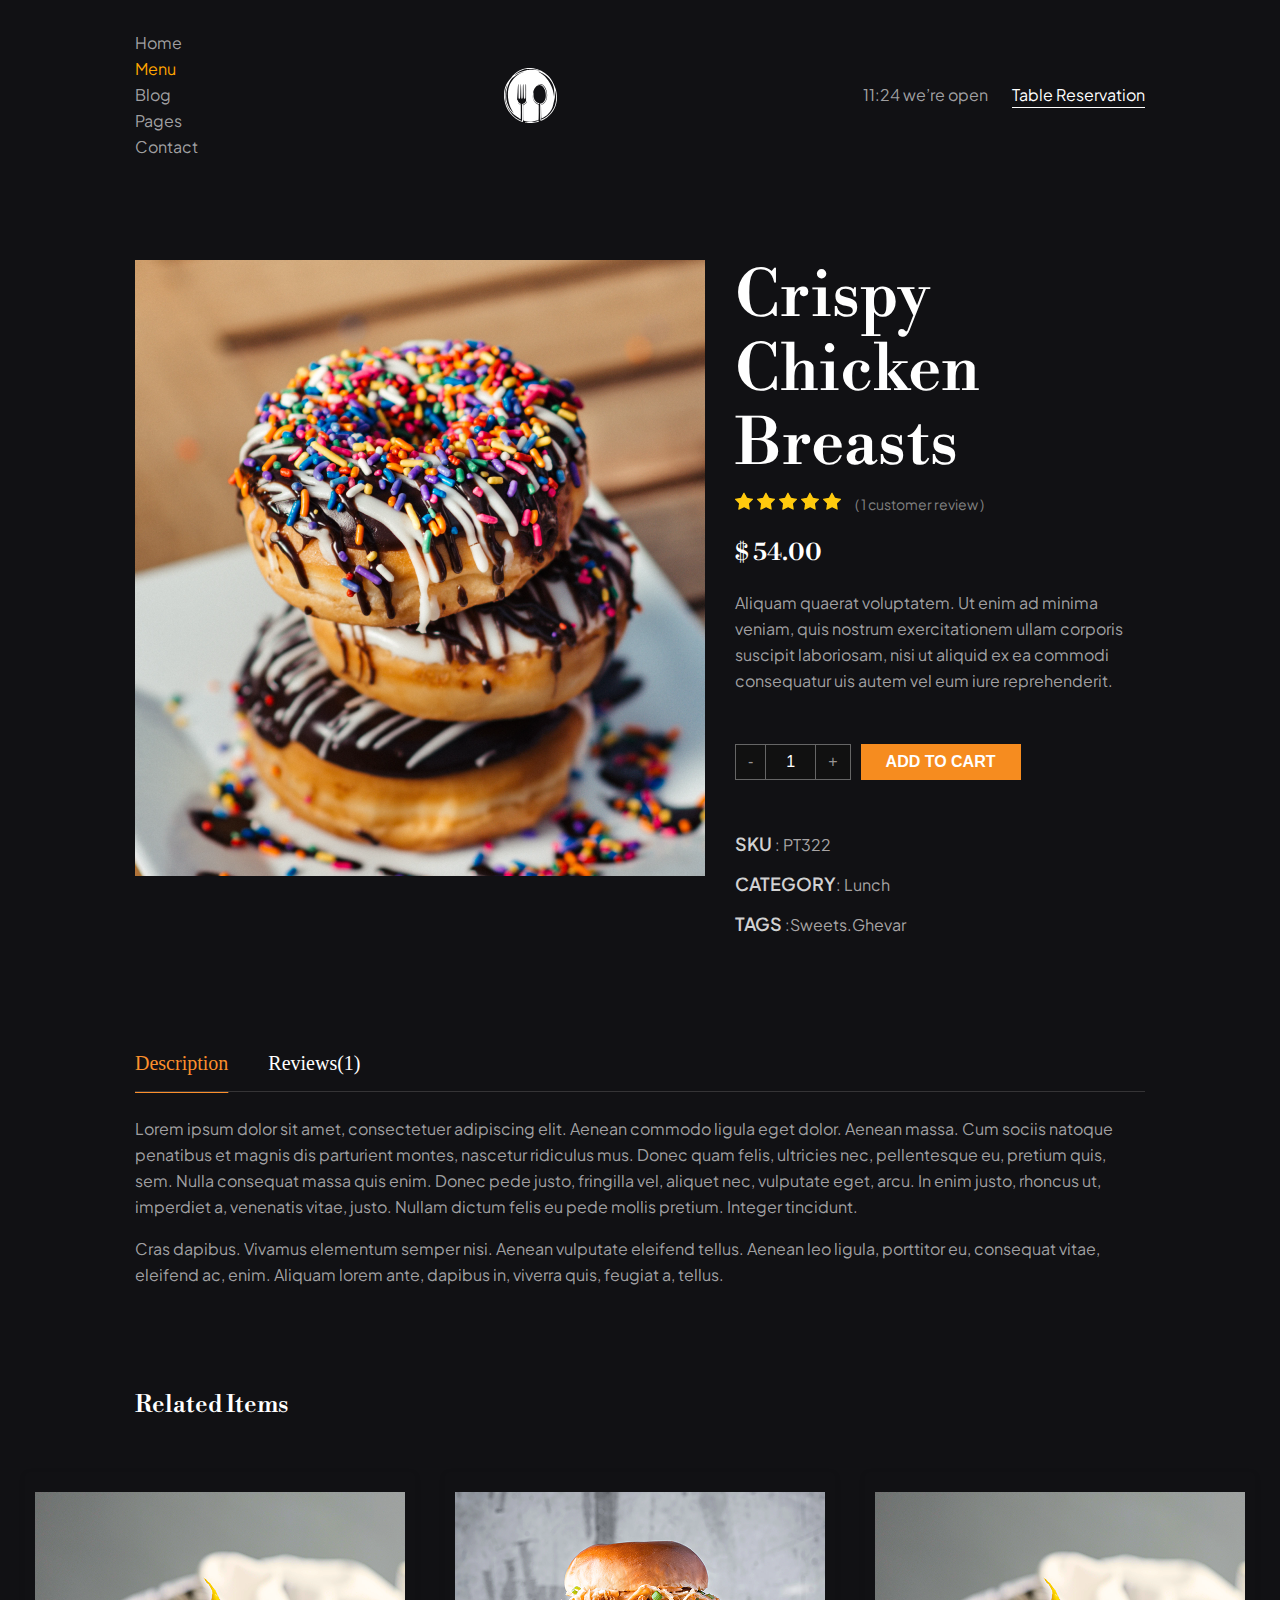
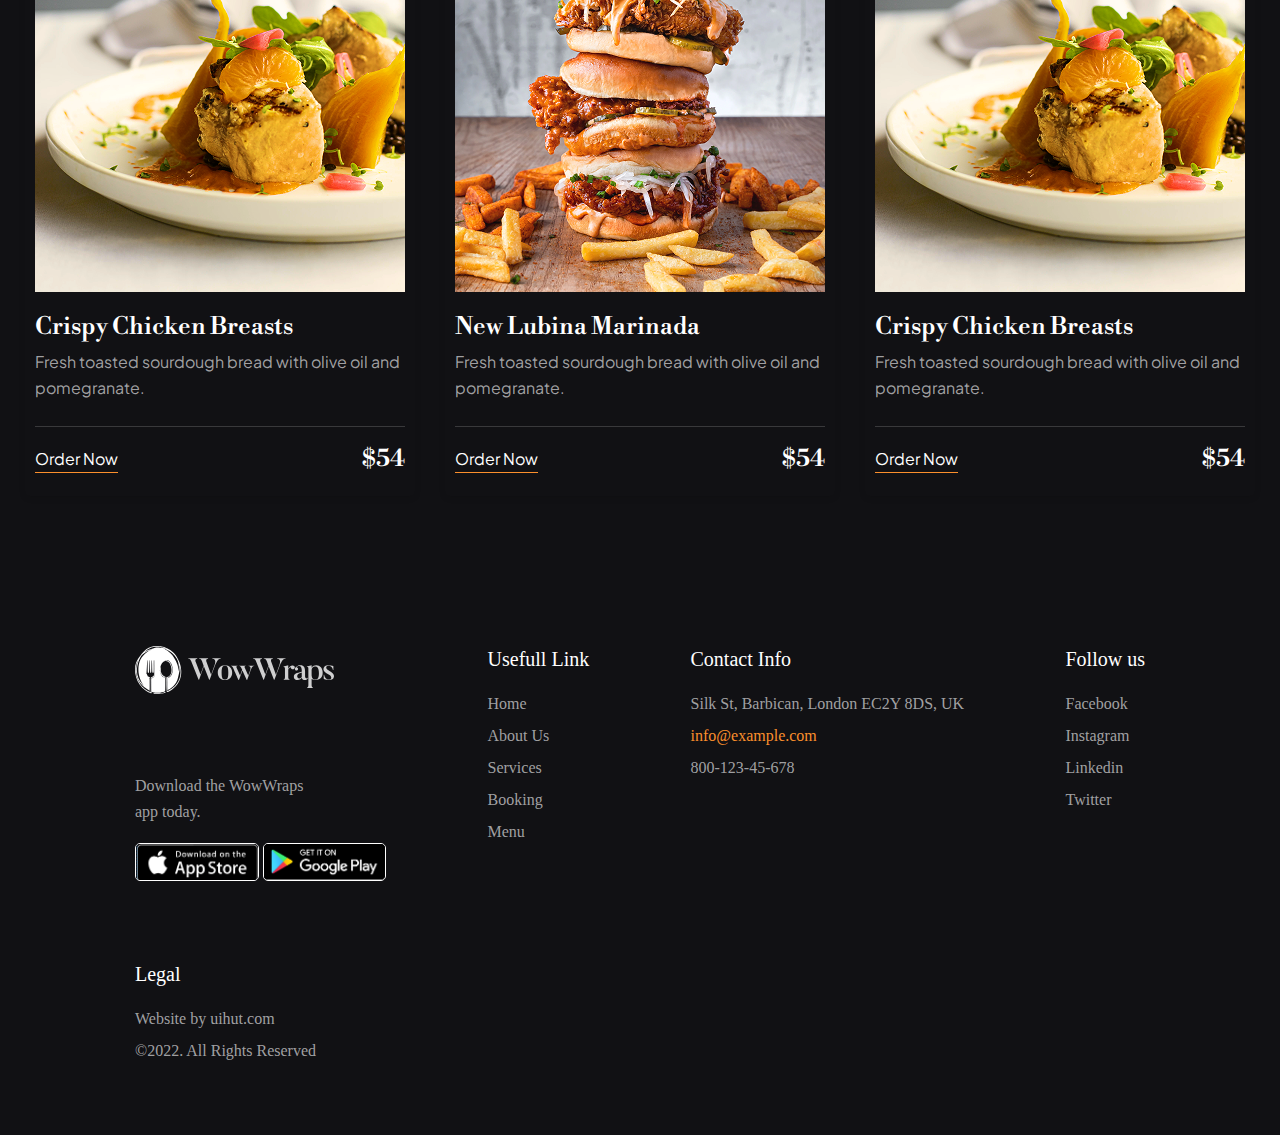
<file: product_details.html>
<!DOCTYPE html>
<html lang="en">

<head>
    <meta charset="UTF-8">
    <meta name="viewport" content="width=device-width, initial-scale=1.0">
    <link rel="preconnect" href="https://fonts.googleapis.com">
    <link rel="preconnect" href="https://fonts.gstatic.com" crossorigin>
    <link rel="icon" type="image/x-icon" href="./assets/img/home_page/Vector.svg">
    <link
        href="https://fonts.googleapis.com/css2?family=Libre+Bodoni:ital,wght@0,400..700;1,400..700&family=Plus+Jakarta+Sans:ital,wght@0,200..800;1,200..800&family=Poppins:ital,wght@0,100;0,200;0,300;0,400;0,500;0,600;0,700;0,800;0,900;1,100;1,200;1,300;1,400;1,500;1,600;1,700;1,800;1,900&family=Roboto:ital,wght@0,100..900;1,100..900&display=swap"
        rel="stylesheet">
    <link
        href="https://fonts.googleapis.com/css2?family=Libre+Bodoni:ital,wght@0,400..700;1,400..700&family=Poppins:ital,wght@0,100;0,200;0,300;0,400;0,500;0,600;0,700;0,800;0,900;1,100;1,200;1,300;1,400;1,500;1,600;1,700;1,800;1,900&family=Roboto:ital,wght@0,100..900;1,100..900&display=swap"
        rel="stylesheet">
    <link rel="stylesheet" href="./assets/css/reset.css">
    <link rel="stylesheet" href="./assets/css/common_style.css">
    <link rel="stylesheet" href="./assets/css/product_details.css">
    <title>SuperVip Restaurant</title>
</head>

<body>
    <!-- 1 -->
    <div class="overplay">

    </div>
    <header>
        <input type="checkbox" id="hehe" hidden>
        <div class="menu">
            <div class="menu-iteams">
                <ul>
                    <li hidden><label for="hehe">Back</label></li>
                    <li><a href="./index.html">Home</a></li>
                    <li><a href="#" style="color: orange;">Menu</a></li>
                    <li> <a href="#">Blog</a></li>
                    <li><a href="#">Pages</a></li>
                    <li><a href="#">Contact</a></li>
                </ul>
            </div>
            <div class="res-menu">
                <label for="hehe"><img src="./assets/img/product_details/res-menu.svg" alt="responsive-menu"></label>
            </div>
            <div class="menu-logo">
                <a href="./index.html"><img src="./assets/img/home_page/Vector.svg" alt="logo"></a>
            </div>
            <div class="menu-infor">
                <span>11:24 we’re open</span>
                <span>Table
                    Reservation</span>
            </div>
        </div>
    </header>

    <!-- Main content -->

    <!-- food information -->

    <section class="food-infor">
        <div class="img">
            <img src="./assets/img/product_details/food0.png" alt="food">
        </div>
        <div class="infor">
            <h2 class="heading-1">Crispy chicken breasts</h2>
            <div class="rating">
                <span class="star">
                    <img src="./assets/img/product_details/star.png" alt="star">
                    <img src="./assets/img/product_details/star.png" alt="star">
                    <img src="./assets/img/product_details/star.png" alt="star">
                    <img src="./assets/img/product_details/star.png" alt="star">
                    <img src="./assets/img/product_details/star.png" alt="star">
                </span>
                <span class="customer-count">
                    ( 1 customer review )
                </span>
            </div>
            <p class="price title-1">
                $ 54.00
            </p>
            <p class="description para-16" style="max-width: 570px;">
                Aliquam quaerat voluptatem. Ut enim ad minima veniam, quis nostrum exercitationem ullam corporis
                suscipit laboriosam, nisi ut aliquid ex ea commodi consequatur uis autem vel eum iure reprehenderit.
            </p>
            <div class="add-to-cart">
                <div class="quantity">
                    <button class="minus">-</button>
                    <span class="number">1</span>
                    <button class="plus">+</button>
                </div>
                <a href="./cart_page.html" class="add-to-cart-btn">ADD TO CART</a>
            </div>
            <p class="sku">
                <!-- Có thể thay bằng in đậm cho span -->
                <span>SKU</span> : PT322
            </p>
            <p class="category">
                <span>CATEGORY</span>: Lunch
            </p>
            <p class="tag">
                <span>TAGS</span> :Sweets.Ghevar
            </p>
        </div>
    </section>

    <!-- food describtion -->

    <section class="food-describtion">
        <div class="title">
            <span>Description</span>
            <span>Reviews(1)</span>
        </div>
        <p class="para-16">
            Lorem ipsum dolor sit amet, consectetuer adipiscing elit. Aenean commodo ligula eget dolor. Aenean massa.
            Cum sociis natoque penatibus et magnis dis parturient montes, nascetur ridiculus mus. Donec quam felis,
            ultricies nec, pellentesque eu, pretium quis, sem. Nulla consequat massa quis enim. Donec pede justo,
            fringilla vel, aliquet nec, vulputate eget, arcu. In enim justo, rhoncus ut, imperdiet a, venenatis vitae,
            justo. Nullam dictum felis eu pede mollis pretium. Integer tincidunt.
        </p>
        <br>
        <p class="para-16">
            Cras dapibus. Vivamus elementum semper nisi. Aenean vulputate eleifend tellus. Aenean leo ligula, porttitor
            eu, consequat vitae, eleifend ac, enim. Aliquam lorem ante, dapibus in, viverra quis, feugiat a, tellus.
        </p>
    </section>

    <!-- related items -->

    <section class="related-items">
        <p class="title-1">Related Items</p>
        <div class="food-list">
            <div>
                <img src="./assets/img/product_details/food1.png" alt="food">
                <a href="#" class="title-name title-1">
                    Crispy chicken breasts
                </a>
                <p class="describtion para-16">
                    Fresh toasted sourdough bread with olive oil and pomegranate.
                </p>
                <div class="order">
                    <a href="#">Order Now</a>
                    <p>$54</p>
                </div>
            </div>
            <div>
                <img src="./assets/img/product_details/food2.png" alt="food">
                <a href="#" class="title-name title-1">
                    New Lubina Marinada
                </a>
                <p class="describtion para-16">
                    Fresh toasted sourdough bread with olive oil and pomegranate.
                </p>
                <div class="order">
                    <a href="#">Order Now</a>
                    <p>$54</p>
                </div>
            </div>
            <div>
                <img src="./assets/img/product_details/food3.png" alt="food">
                <a href="#" class="title-name title-1">
                    Crispy chicken breasts
                </a>
                <p class="describtion para-16">
                    Fresh toasted sourdough bread with olive oil and pomegranate.
                </p>
                <div class="order">
                    <a href="#">Order Now</a>
                    <p>$54</p>
                </div>
            </div>
        </div>
    </section>


    <!-- footer -->
    <footer>
        <div class="footer-container">
            <div class="footer-col">
                <div class="footer-logo">
                    <svg xmlns="http://www.w3.org/2000/svg" width="199" height="48" viewBox="0 0 199 48" fill="none">
                        <path fill-rule="evenodd" clip-rule="evenodd"
                            d="M19.4632 0.119256C15.427 0.707349 11.9498 2.45922 8.86572 5.45827C8.18772 6.11771 7.23894 7.16988 6.75749 7.79636C6.27604 8.42295 5.43943 9.47736 4.89822 10.1396C2.48991 13.0871 1.07824 15.9817 0.335351 19.4961C-0.0257667 21.2038 -0.110388 24.6207 0.155839 26.7376C1.2148 35.157 6.03409 42.3763 12.9434 45.8934C14.1066 46.4854 15.9555 47.194 16.3375 47.194C16.4607 47.194 16.5641 47.1276 16.5673 47.0463C16.5706 46.9652 16.568 43.5696 16.5618 39.5007L16.5506 32.1027L17.3235 31.7368C18.4188 31.2181 19.4768 30.127 19.8014 29.1815C20.0833 28.3599 20.1491 28.6683 19.8842 29.5708C19.5791 30.6106 18.2831 31.8118 17.0158 32.2294C16.9127 32.2633 16.7927 32.4685 16.7491 32.6852C16.6505 33.1775 16.7432 45.4115 16.8476 45.6714C16.8929 45.784 17.3369 45.9885 17.9392 46.1741C20.0762 46.8323 22.5791 46.9998 25.1619 46.6572C27.4456 46.3542 29.9079 45.6593 30.1348 45.2537C30.2336 45.077 30.2836 43.1751 30.3143 38.424C30.3567 31.84 30.3568 31.8391 30.1163 31.8391C29.9841 31.8391 29.5858 31.7292 29.2313 31.595C26.6717 30.6258 25.1098 28.0276 24.9167 24.4176L24.8556 23.2758L25.0156 24.516C25.2387 26.2448 25.3841 26.7825 25.9586 28.0003C26.7948 29.7732 28.2302 30.993 29.9341 31.3789C30.4829 31.5032 30.6036 31.4987 30.7521 31.3485C31.0372 31.0599 30.8279 30.8058 30.1792 30.6532C28.158 30.1777 26.6557 28.5003 26.0053 25.9924C25.8101 25.2402 25.7597 24.6917 25.7582 23.3039C25.7565 21.8991 25.723 21.5414 25.5858 21.4636C25.2215 21.2574 26.0837 18.7024 26.9699 17.3615C27.9 15.9541 28.9741 15.1747 30.2662 14.9697C33.7965 14.4095 36.7196 18.8349 36.4873 24.3883C36.4164 26.0829 36.225 26.9281 35.6351 28.1507C34.9273 29.6178 33.4748 30.8326 32.1358 31.0772C31.883 31.1234 31.6106 31.2139 31.5303 31.2784C31.3056 31.4587 31.3317 40.4189 31.5657 43.4734C31.6902 45.0985 31.7963 45.8865 31.9056 45.9984C32.2346 46.3353 35.5967 44.5539 37.7957 42.8774C43.6755 38.3951 46.6926 31.7628 46.2031 24.3957C45.9377 20.4003 45.1535 17.5959 43.1679 13.5406C41.5126 10.1603 40.5002 8.69934 38.3154 6.5382C35.0285 3.28697 30.3739 1.00606 25.4532 0.235363C23.8101 -0.0220093 20.8289 -0.0797676 19.4632 0.119256ZM25.0991 0.959641C26.6945 1.18489 28.6623 1.68829 30.187 2.26138C31.6426 2.80837 31.8758 3.01413 30.5112 2.54734C28.7159 1.93326 27.2414 1.6955 24.8317 1.6316C22.4415 1.56817 21.0596 1.68498 18.8064 2.14091C15.5283 2.80436 12.19 4.20201 9.44195 6.06172L9.15016 6.25921L9.38359 5.98329C9.84718 5.43548 11.91 3.84353 12.9694 3.2161C15.0933 1.95818 17.3635 1.15677 19.6545 0.85629C20.6276 0.728608 23.9027 0.790855 25.0991 0.959641ZM31.151 3.57482C35.3789 5.17149 39.1155 8.31429 41.6369 12.3943C43.4404 15.3127 44.221 19.4838 43.828 24.1026C43.7146 25.4364 43.5967 25.347 43.4857 23.8426C43.3832 22.4534 42.897 20.1458 42.3542 18.4731C40.1008 11.5287 35.5062 5.82431 30.2173 3.40462C29.1482 2.9155 29.6453 3.0061 31.151 3.57482ZM16.1531 3.7729C10.0605 6.31213 5.56595 11.5216 3.95341 17.9132C3.1797 20.9796 3.18297 25.3224 3.96169 28.9427C4.76376 32.6715 6.32075 36.2287 8.4606 39.2212C8.75613 39.6345 8.48441 39.4022 7.55501 38.4466C2.42841 33.1764 0.73113 25.9389 2.73478 17.8923C3.34602 15.4375 4.44933 12.7446 5.70717 10.6372C6.43921 9.41074 7.86734 8.0744 9.9297 6.68596C11.9256 5.34229 13.801 4.42123 16.3865 3.51482C17.1788 3.23713 17.0216 3.41088 16.1531 3.7729ZM32.3812 14.0678C34.4408 14.6072 36.2082 16.7114 37.0454 19.6215C38.4499 24.5033 37.3904 29.3721 34.5139 31.2535C34.1445 31.4951 33.4917 31.7889 33.0634 31.9063L32.2845 32.1196L32.3568 37.0877C32.4263 41.8623 32.5411 43.8053 32.7672 44.0341C33.0698 44.3403 36.6405 41.9685 38.292 40.3642C40.866 37.8641 42.2968 35.2304 43.0602 31.5878C43.2014 30.914 43.4925 29.6717 43.7069 28.8271C44.4526 25.8915 44.7523 23.4288 44.6698 20.9177C44.6429 20.1019 44.6561 19.5015 44.6992 19.5834C44.7423 19.6653 44.8878 20.317 45.0227 21.0316C45.7842 25.0678 45.6253 28.9319 44.5624 32.2287C42.9055 37.3678 38.8727 41.9293 33.6471 44.5744L32.4667 45.172L32.3975 44.4999C32.2013 42.5915 32.0761 38.7104 32.1076 35.517L32.1431 31.9308L32.8636 31.667C34.4762 31.0761 35.5318 30.0736 36.3427 28.3627C37.4174 26.095 37.5901 23.4161 36.8529 20.441C35.8454 16.3744 33.3735 13.9188 30.5305 14.16C29.6493 14.2348 29.5674 14.188 30.2825 14.0184C30.9832 13.8523 31.6149 13.8672 32.3812 14.0678ZM12.6684 20.3049C12.6832 25.6195 12.7065 26.3238 12.8754 26.5845C13.0616 26.8722 13.4496 26.9664 13.7137 26.7879C14.1076 26.5217 14.1456 26.1122 14.3167 20.2683C14.4109 17.0502 14.5344 14.3666 14.5911 14.3049C14.6561 14.2342 14.736 14.2351 14.8077 14.3077C14.8761 14.3769 14.9518 16.725 14.9981 20.2075C15.0815 26.4891 15.1096 26.7601 15.6776 26.7601C15.8664 26.7601 16.0441 26.6497 16.1714 26.4532C16.349 26.1787 16.3775 25.5339 16.4404 20.3407C16.4791 17.1477 16.552 14.4679 16.6025 14.3857C16.7529 14.141 16.8943 14.3309 16.9581 14.8628C16.991 15.1374 17.0469 16.6377 17.0825 18.1968C17.2649 26.1963 17.3014 26.6469 17.7821 26.8336C18.0928 26.9543 18.5 26.7784 18.6425 26.4621C18.7411 26.2429 18.7792 24.5019 18.7792 20.1992C18.7792 15.1054 18.8034 14.24 18.9464 14.24C19.0384 14.24 19.1565 14.3595 19.209 14.5057C19.2614 14.652 19.2912 17.8805 19.275 21.6804L19.2457 28.5893L18.9475 29.2061C18.7835 29.5452 18.4093 30.0365 18.116 30.2978C17.5889 30.7673 16.5003 31.3666 16.1746 31.3666C15.723 31.3666 15.7174 31.4696 15.7611 38.9832C15.789 43.7876 15.7638 46.2487 15.6865 46.2481C15.4233 46.2459 12.9358 45.0815 12.0397 44.541C8.28973 42.2795 5.38749 39.0183 3.31077 34.7329C1.53063 31.0595 0.763111 27.7417 0.755758 23.6892C0.749572 20.2681 1.1785 18.2624 2.60932 15.0226C3.01618 14.1013 3.10162 14.2356 2.73525 15.2206C1.54277 18.4268 0.898265 23.4288 1.26358 26.642C1.84809 31.7828 3.83518 35.8854 7.47459 39.4651C8.80492 40.7736 9.50416 41.3379 11.251 42.5123C11.893 42.9439 12.8836 43.6157 13.4524 44.0052C14.0213 44.3948 14.5334 44.7136 14.5904 44.7136C14.6495 44.7136 14.6941 42.0482 14.6941 38.5089C14.6941 32.7043 14.6809 32.2997 14.4899 32.2361C13.4706 31.8964 12.2589 30.9955 11.8946 30.3068C11.8166 30.1591 12.0356 30.324 12.3814 30.673C13.0739 31.372 14.1279 31.9572 14.6945 31.9572C15.0213 31.9572 15.056 31.9241 15.0228 31.6435C14.994 31.3978 14.8866 31.2952 14.5277 31.1701C13.2748 30.7332 12.3876 29.8069 12.1063 28.6421C11.9835 28.1336 11.8987 27.9928 11.6978 27.9638C11.4667 27.9305 11.4491 27.8731 11.4974 27.3142C11.5266 26.977 11.7086 23.9417 11.9018 20.5693C12.095 17.1967 12.2819 14.3901 12.3171 14.3325C12.3524 14.2747 12.4421 14.2481 12.5165 14.2732C12.6163 14.307 12.6561 15.8869 12.6684 20.3049ZM28.9334 46.3886C26.4487 47.0719 25.0572 47.2428 22.1639 47.22C20.7196 47.2085 19.3015 47.1847 19.0126 47.167C18.5257 47.1373 18.4874 47.1558 18.4874 47.4217C18.4874 47.8521 18.8829 47.9231 21.6387 47.9868C24.4507 48.0516 26.0874 47.8868 28.4485 47.3009C30.3586 46.8269 30.4507 46.7874 30.4507 46.4418C30.4507 46.2847 30.3851 46.1327 30.3048 46.1039C30.2246 46.0751 29.6074 46.2032 28.9334 46.3886Z"
                            fill="white" />
                        <path
                            d="M77.3207 12.2158V12.6752C82.0762 12.6752 79.7751 18.4015 79.3456 19.8713L76.1548 28.6292L71.4607 15.768C71.43 15.6455 70.3255 12.6752 73.0867 12.6752V12.2158H64.0666V12.6752C64.9563 12.6752 66.0302 12.767 66.9199 15.0943L68.6073 19.657L65.5086 28.5067L60.6611 15.768C60.5997 15.6455 59.5565 12.6752 62.2564 12.6752V12.2158H53.2363V12.6752C54.1567 12.6752 55.1999 12.767 56.1203 15.0943L63.6064 33.7737H64.0666L68.8528 20.3307L74.1605 33.7737H74.6208L79.8058 19.9938C82.475 13.4101 83.917 12.6752 85.7578 12.6752V12.2158H77.3207Z"
                            fill="white" fill-opacity="0.8" />
                        <path
                            d="M93.3089 26.7C93.3089 32.2426 92.2657 33.59 89.9647 33.59C87.6943 33.59 86.6205 32.2426 86.6205 26.7C86.6205 21.1574 87.6943 19.8101 89.9647 19.8101C92.2657 19.8101 93.3089 21.1574 93.3089 26.7ZM97.1747 26.7C97.1747 22.6579 94.6588 19.3508 89.9647 19.3508C85.3012 19.3508 82.7854 22.6579 82.7854 26.7C82.7854 30.7115 85.3012 34.0493 89.9647 34.0493C94.6588 34.0493 97.1747 30.7115 97.1747 26.7Z"
                            fill="white" fill-opacity="0.8" />
                        <path
                            d="M113.458 19.6263V20.0551C116.71 20.0551 115.176 24.189 115.176 24.189L113.243 29.5479L109.899 22.0149C109.899 22.0149 108.825 20.0551 110.789 20.0551V19.6263H104.193V20.0551C104.684 20.0857 105.42 20.1469 106.095 21.5249C106.095 21.5249 106.218 21.7699 107.169 23.8522L105.082 29.5479L101.707 21.9842C101.707 21.9842 100.726 20.0551 102.505 20.0551V19.6263H95.9395V20.0551C96.4304 20.0857 97.2281 20.1469 97.9031 21.5249C97.9031 21.5249 98.3019 22.2905 103.518 34.0493H103.947L107.414 24.4646L111.709 34.0493H112.108L115.667 24.3421C117.14 20.1775 118.52 20.0551 119.195 20.0551V19.6263H113.458Z"
                            fill="white" fill-opacity="0.8" />
                        <path
                            d="M142.118 12.2158V12.6752C146.874 12.6752 144.572 18.4015 144.143 19.8713L140.952 28.6292L136.258 15.768C136.227 15.6455 135.123 12.6752 137.884 12.6752V12.2158H128.864V12.6752C129.754 12.6752 130.828 12.767 131.717 15.0943L133.405 19.657L130.306 28.5067L125.458 15.768C125.397 15.6455 124.354 12.6752 127.054 12.6752V12.2158H118.034V12.6752C118.954 12.6752 119.997 12.767 120.918 15.0943L128.404 33.7737H128.864L133.65 20.3307L138.958 33.7737H139.418L144.603 19.9938C147.272 13.4101 148.714 12.6752 150.555 12.6752V12.2158H142.118Z"
                            fill="white" fill-opacity="0.8" />
                        <path
                            d="M157.115 19.4732C156.133 19.7182 154.63 20.3613 153.249 22.6579V19.3508L148.432 20.3919V20.8512C149.69 21.3106 149.966 21.7699 149.966 22.811V30.4665C149.966 32.0589 149.905 32.9469 148.739 33.3144V33.7737H154.507V33.3144C153.403 33.0082 153.249 32.1814 153.249 30.4665V23.4541C154.292 21.5249 155.949 21.0043 155.888 21.433C155.857 21.8924 156.041 22.3823 156.409 22.7804C157.238 23.546 158.465 23.5153 159.232 22.7498C159.999 21.9842 159.999 20.7287 159.232 19.9632C158.68 19.4426 157.728 19.3201 157.115 19.4732Z"
                            fill="white" fill-opacity="0.8" />
                        <path
                            d="M166.75 26.3938C166.75 26.3938 166.75 30.6809 166.75 30.7421C166.474 31.4771 165.738 32.4264 164.418 32.4264C162.485 32.4264 162.209 30.6503 162.209 30.2216C162.209 28.5067 163.467 27.1287 166.75 26.3938ZM172.365 31.7527C172.181 32.3957 171.506 32.3957 171.506 32.3957C170.064 32.3957 170.064 30.3747 170.064 30.3747V25.4752C170.064 21.8618 169.082 19.3508 165.4 19.3508C165.4 19.3508 163.835 19.2589 162.485 19.9632C160.829 20.8512 160.368 21.7086 160.092 22.1986C159.816 22.6886 159.847 23.3622 160.215 23.8828C160.706 24.5871 161.718 24.7402 162.424 24.2503C163.13 23.7297 163.314 22.7498 162.792 22.0455C162.516 21.678 162.179 21.4943 161.749 21.433C161.565 21.4024 161.718 20.8512 162.792 20.3C165.093 19.1976 166.75 20.8819 166.75 24.0359V25.8732C161.442 27.2206 158.865 27.7106 158.865 30.9259C158.865 34.0493 162.393 34.0493 162.393 34.0493C164.541 34.0493 166.351 32.9163 166.781 31.5077C167.057 34.0799 169.603 34.0493 169.603 34.0493C171.383 34.0493 172.61 32.8857 172.825 31.9364L172.365 31.7527Z"
                            fill="white" fill-opacity="0.8" />
                        <path
                            d="M183.925 27.19C183.925 31.967 182.422 33.59 180.274 33.59C178.526 33.59 176.838 32.4264 176.623 29.4866V23.8216C176.808 21.8618 178.004 20.3919 179.937 20.3919C182.514 20.3919 183.925 22.2905 183.925 27.19ZM187.699 26.8225C187.699 22.2905 184.999 19.3508 181.226 19.3508C179.722 19.3508 177.575 20.0551 176.623 21.7699V19.3508L171.837 20.3919V20.8512C173.095 21.1881 173.371 21.4637 173.371 22.5354V38.7957C173.371 40.3575 173.31 41.0924 172.144 41.4292V41.8886H177.881V41.4292C176.777 41.1536 176.623 40.4799 176.623 38.7957V33.0082C177.575 33.6512 178.863 34.0493 180.336 34.0493C184.539 34.0493 187.699 31.6608 187.699 26.8225Z"
                            fill="white" fill-opacity="0.8" />
                        <path
                            d="M198.256 32.457C199.76 30.3134 198.87 27.7412 196.109 26.0264L193.01 24.0972C190.341 22.413 190.893 19.8101 193.348 19.8101C196.692 19.8101 197.612 22.4436 197.919 23.8828H198.379V20.3C198.379 20.3 196.876 19.3508 193.348 19.3508C190.249 19.3508 189.206 21.0043 189.206 21.0043C187.733 23.1479 188.469 25.2914 191.445 27.19L194.544 29.0579C196.876 30.589 196.876 33.59 194.176 33.59C190.372 33.59 189.512 30.3441 189.175 28.7211H188.715V32.7326C188.715 32.7326 190.464 34.0493 194.176 34.0493C197.152 34.0493 198.256 32.457 198.256 32.457Z"
                            fill="white" fill-opacity="0.8" />
                    </svg>
                </div>
                <p>Download the WowWraps <br>app today.</p>
                <div class="logo">
                    <img src="./assets/img/product_details/appstore.png" alt="logo">
                    <img src="./assets/img/product_details/gg_play.png" alt="logo">
                </div>
            </div>

            <!-- Userfull Link -->
            <div class="usefull-link">
                <p class="title">
                    Usefull Link
                </p>
                <ul>
                    <li><a href="#">Home</a></li>
                    <li><a href="">About Us</a></li>
                    <li><a href="#">Services</a></li>
                    <li><a href="#">Booking</a></li>
                    <li><a href="#">Menu</a></li>
                </ul>
            </div>

            <!-- Contact info -->
            <div class="contact-info">
                <p class="title">
                    Contact Info
                </p>
                <ul>
                    <li><a href="#">Silk St, Barbican, London EC2Y 8DS, UK</a></li>
                    <li><a href="#">info@example.com</a></li>
                    <li><a href="#">800-123-45-678</a></li>
                </ul>
            </div>

            <!-- Follow us -->
            <div class="follow-us">
                <p class="title">
                    Follow us
                </p>
                <ul>
                    <li><a href="#">Facebook</a></li>
                    <li><a href="#">Instagram</a></li>
                    <li><a href="#">Linkedin</a></li>
                    <li><a href="#">Twitter</a></li>
                </ul>
            </div>

            <!-- legal -->
            <div class="legal">
                <p class="title">
                    Legal
                </p>
                <ul>
                    <li><a href="#">Website by uihut.com</a></li>
                    <li><a href="#">©2022. All Rights Reserved</a></li>
                </ul>
            </div>
        </div>
    </footer>
</body>

</html>
</file>
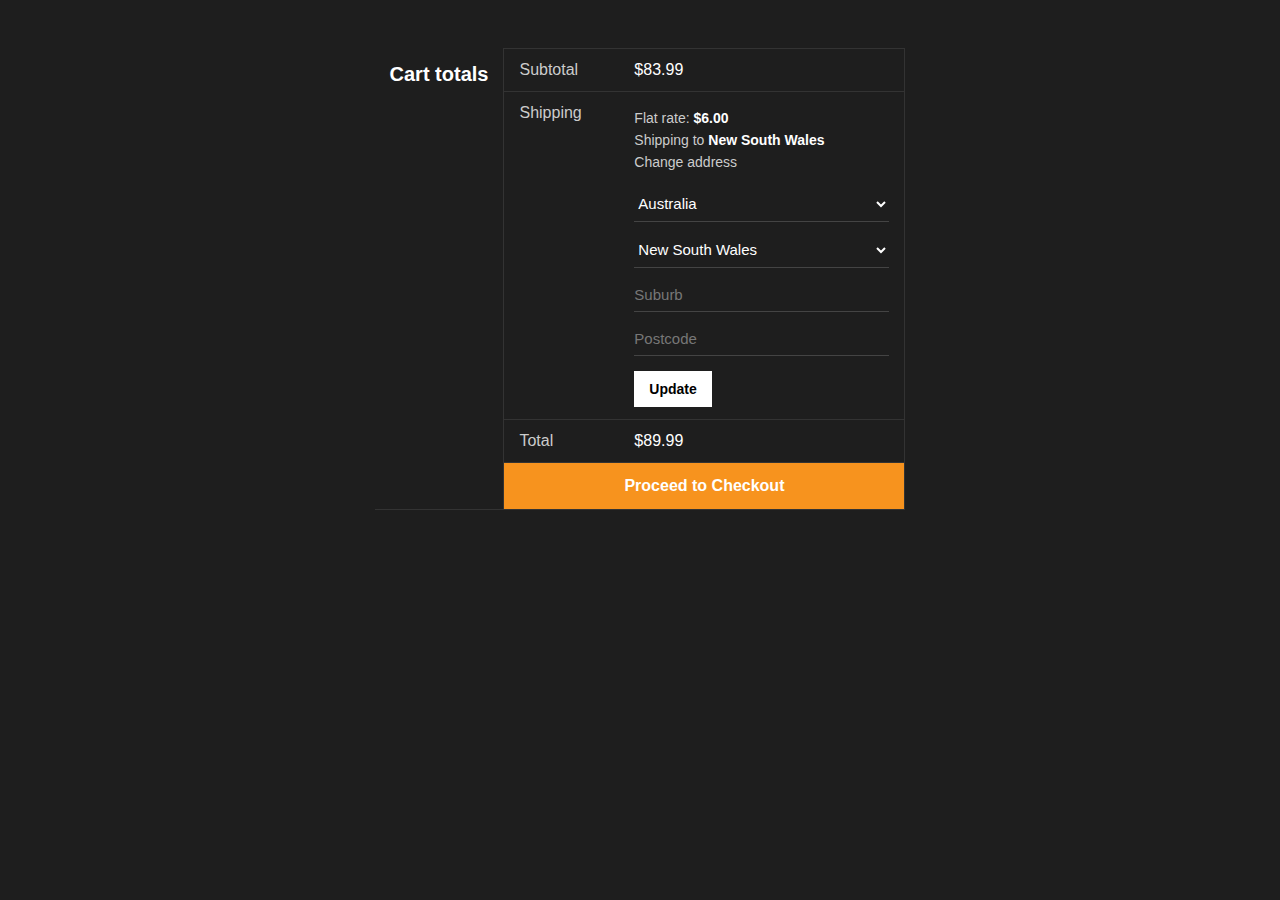
<file: cart-totals/ex.html>
<!DOCTYPE html>
<html lang="en">

<head>
    <meta charset="UTF-8">
    <meta name="viewport" content="width=device-width, initial-scale=1.0">
    <title>Document</title>
    <link rel="stylesheet" href="./ex.css">
</head>

<body>
    <h4>Cart totals</h4>
    <form action="#">
        <table>
            <tr>
                <th>Subtotal</th>
                <th>$83.99</th>
            </tr>
            <tr>
                <th>Shipping</th>
                <th>
                    <p>Flat rate: <span>$6.00</span></p>
                    <p>Shipping to <span>New South Wales</span></p>
                    <p>Change address</p>
                    <div>
                        <select>
                            <option>Australia</option>
                            <option>USA</option>
                            <option>UK</option>
                        </select>
                    </div>

                    <div>
                        <select>
                            <option>New South Wales</option>
                            <option>Victoria</option>
                            <option>Queensland</option>
                        </select>
                    </div>

                    <div>
                        <input type="text" placeholder="Suburb">
                    </div>

                    <div>
                        <input type="text" placeholder="Postcode">
                    </div>

                    <button>
                        Update
                    </button>
                </th>
            </tr>
            <tr>
                <th>Total</th>
                <th>$89.99</th>
            </tr>
        </table>
        <button class="check-out">
            Proceed to Checkout
        </button>
    </form>
</body>

</html>
</file>
<file: assets/css/common_style.css>
:root {
  --orange: #fb8f2c;
  --black: #111114;
  --grey: #cfcfd0c4;
}

body {
  background-color: var(--black);
}

header,
footer,
section {
  margin: 0px 135px;
}

a {
  text-decoration: none;
  color: var(--grey);
}

/* header */
header .menu {
  color: var(--grey);
  display: flex;
  justify-content: space-between;
  align-items: center;
  margin-top: 30px;
  margin-bottom: 30px;
}

header .menu .menu-logo {
  width: 53px;
  height: 55px;
  flex-shrink: 0;
}

header .menu .menu-iteams a {
  font-family: "Plus Jakarta Sans";
  font-size: 16px;
  font-style: normal;
  font-weight: 400;
  line-height: 26px;
}

header .menu .menu-iteams {
  display: flex;
  gap: 34px;
}

header .menu .menu-infor span {
  font-family: "Plus Jakarta Sans";
  font-size: 16px;
  font-style: normal;
  font-weight: 400;
  line-height: 26px;
}

header .menu .menu-infor span:nth-child(2) {
  color: white;
  text-decoration: underline;
  text-decoration-thickness: 1px;
  text-underline-offset: 6px;
  margin-left: 20px;
}

header .res-menu {
  display: none;
}

/* footer */
footer {
  padding-bottom: 60px;
}

.footer-container {
  display: flex;
  justify-content: space-between;
  flex-wrap: wrap;
  gap: 77px;
}

.footer-logo {
  font-size: 20px;
  font-weight: 600;
  margin-bottom: 15px;
}

.title {
  font-size: 20px;
  font-style: normal;
  font-weight: 500;
  line-height: 26px;
  color: white;
  margin-bottom: 24px;
}

/* Danh sách link */
footer ul {
  list-style: none;
}

footer ul li {
  margin-bottom: 16px;
}

footer ul li a {
  color: var(--grey);
  text-decoration: none;
  transition: 0.3s;
}

ul li a:hover {
  color: #fff;
  text-decoration: underline;
  text-underline-offset: 4px;
}

/* email highlight */
footer .contact-info ul li:nth-child(2) a {
  color: #fb8f2c;
}

.footer-col .logo img {
  border: 1px solid white;
  border-radius: 5px;
  width: 121.6px;
  height: 36px;
}

.footer-col > p {
  color: var(--grey);
  font-size: 16px;
  font-style: normal;
  font-weight: 400;
  line-height: 26px;
  margin-bottom: 18px;
}

.footer-col .footer-logo {
  margin-bottom: 76px;
}

.footer-col .footer-logo svg {
  height: 48px;
}

/* style for common text */

/* heading */

.heading-1,
.heading-2 {
  color: white;
  font-family: "Libre Bodoni";
  font-size: 64px;
  font-style: normal;
  font-weight: 500;
  line-height: 74px; /* 115.625% */
  text-transform: capitalize;
}

.heading-2 {
  text-align: center;
}

/* title */

/* title 1 - 24px */

.title-1 {
  color: #fff;
  font-family: "Libre Bodoni";
  font-size: 24px;
  font-style: normal;
  font-weight: 500;
  line-height: 34px; /* 141.667% */
  text-transform: capitalize;
}

.title-2 {
  color: #fff;
  font-family: "Libre Bodoni";
  font-size: 30px;
  font-style: normal;
  font-weight: 500;
  line-height: 40px;
  text-transform: capitalize;
}

/* paragraph */

.para-16,
.para-16-center {
  color: var(--grey);
  font-family: "Plus Jakarta Sans";
  font-size: 16px;
  font-style: normal;
  font-weight: 400;
  line-height: 26px;
}
.para-16-center {
  text-align: center;
}

.para-18,
.para-18-center {
  color: var(--grey);
  font-family: "Plus Jakarta Sans";
  font-size: 18px;
  font-style: normal;
  font-weight: 600;
  line-height: 28px; /* 155.556% */
}

.para-18-center {
  text-align: center;
}

/* Hieu ung cho chuot */
header .menu-iteams a {
  transition: all 0.3s ease;
}

header .menu-iteams > a:hover {
  color: orange;
  text-shadow: 0 0 5px orange;
}

/* responsive */
@media screen and (max-width: 767px) {
  section,
  header {
    margin-left: 15px;
    margin-right: 15px;
  }

  .footer {
    margin-left: 25px;
    margin-right: 25px;
  }

  .heading-1 {
    font-size: 36px;
    font-style: normal;
    font-weight: 700;
    line-height: 52px;
  }

  .para-16,
  .para-16-center {
    font-size: 14px;
    font-style: normal;
    font-weight: 400;
    line-height: 24px;
  }

  header .res-menu {
    display: block;
  }

  header .menu-iteams > a {
    display: none;
  }

  header .menu {
    display: flex;
    align-items: center;
  }

  header .menu-infor > span:nth-child(1) {
    display: none;
  }

  header .menu-infor > span:nth-child(2) {
    position: absolute;
    right: 0;
  }

  header {
    margin: 0;
    padding: 0;
  }

  header > div {
    width: 90%;
    display: flex;
    position: relative;
  }

  header > .menu > div:nth-child(2) {
    position: absolute;
    left: 30px;
  }

  header > .menu > div:nth-child(3) {
    position: absolute;
    left: 45%;
  }
}

.overlay {
  position: fixed;
  top: 0;
  left: 0;
  width: 100%;
  height: 100%;
  backdrop-filter: blur(6px); /* làm mờ toàn bộ phía sau */
  background: rgba(0, 0, 0, 0.2); /* thêm lớp tối nhẹ */
  z-index: 5;
  opacity: 0;
  pointer-events: none; /* tắt click khi ẩn */
  transition: opacity 0.3s ease;
}
</file>
<file: assets/css/home_page.css>
.first-home > .container {
  display: flex;
  align-items: center;
  justify-content: center;
  gap: 60px;
  margin-bottom: 80px;
}

.first-home div:nth-child(2) {
  position: relative;
  width: 470px;
  height: 436px;
  flex-shrink: 0;
}

.first-home p {
  max-width: 530px;
  margin: 20px 0px;
}

.first-home h2 {
  max-width: 670px;
}

.first-home .link-1 {
  margin: 20px 0px 40px 0px;
}

.first-home div:nth-child(2) div {
  position: absolute;
}

.first-home div:nth-child(2) div:nth-child(1) {
  z-index: 10;
  bottom: 60px;
  left: -20px;
  color: white;
  font-family: "Libre Bodoni";
  font-size: 24px;
  font-style: normal;
  font-weight: 300;
  line-height: 34px; /* 141.667% */
  text-transform: capitalize;
  text-align: right;
  background-color: #fb8f2c;
  padding: 12px 16px 8px 16px;
  align-items: flex-start;
  gap: 10px;
}

.first-home div:nth-child(2) div:nth-child(2) {
  z-index: 0;
}

.first-home div:nth-child(2) div:nth-child(3) {
  top: 62px;
  left: 360px;
}

.first-home div:nth-child(2) div:nth-child(4) {
  top: 180px;
  left: 390px;
}

.first-home div:nth-child(2) div:nth-child(5) {
  top: 295px;
  left: 355px;
}

.link-1 {
  font-family: "Plus Jakarta Sans";
  font-size: 16px;
  font-style: normal;
  font-weight: 400;
  line-height: 26px;
  color: #fb8f2c;
  text-decoration: underline;
  text-decoration-thickness: 1px;
  text-underline-offset: 8px;
}

/* Hieu ung first-home*/
.first-home > .container > div:nth-child(2) > div:nth-child(2) > img {
  animation: spin 20s linear infinite;
}

@keyframes spin {
  from {
    transform: rotate(0deg);
  }
  to {
    transform: rotate(360deg);
  }
}

/* 2 */
.hero-banner {
  margin: 0;
  height: 240px;
  background-repeat: no-repeat;
  background-size: cover;
  margin-bottom: 100px;
  display: flex;
  align-items: center;
  justify-content: space-around;
  background-image: url("../img/home_page/background-1.png");
}

.hero-banner div {
  display: flex;
  gap: 19px;
}

.hero-banner h2 {
  color: white;
}

.hero-banner p {
  width: 148px;
}

/* 3 */
.most-food > .container {
  padding: 48px 135px;
  display: flex;
  flex-direction: column;
  justify-items: center;
  color: white;
  align-items: center;
}

.most-food > .container > h2 {
  text-align: center;
}

.most-food > .container > p {
  width: 600px;
  margin-top: 20px;
  margin-bottom: 60px;
}

.popular-food-list {
  display: flex;
  gap: 30px;
}

.popular-food-infor {
  display: flex;
  justify-content: space-between;
  margin-top: 16px;
}

.popular-food-option {
  display: flex;
  justify-content: space-between;
  align-items: center;
}

.popular-food-list > div > p {
  margin-bottom: 16px;
}

#explore {
  margin-top: 40px;
  border-bottom: #fb8f2c 2px solid;
}

.popular-food-option a {
  color: white;
  font-family: "Plus Jakarta Sans";
  font-size: 18px;
  font-style: normal;
  font-weight: 400;
  line-height: 26px;
  text-decoration: underline #fb8f2c;
  text-decoration-thickness: 1px;
  text-underline-offset: 8px;
}

/* 4 */
.contact-and-time {
  display: flex;
  height: 360px;
  margin-top: 50px;
  padding: 54px 135px;
}

.find-us {
  background-image: url("../img/home_page/background-2.png");
  width: 50%;
  height: 100%;
  background-repeat: no-repeat;
  background-size: cover;
  color: white;
  display: flex;
  justify-content: center;
  align-items: center;
  flex-direction: column;
}

.openning-times {
  background-color: #fb8f2c;
  width: 50%;
  display: flex;
  justify-content: center;
  align-items: center;
  flex-direction: column;
}

.openning-times p {
  font-family: "Libre Bodoni";
  font-size: 24px;
  font-style: normal;
  font-weight: 500;
  line-height: 34px; /* 141.667% */
  text-transform: capitalize;
}

.openning-times p {
  font-size: 22px;
  font-weight: bold;
  margin-bottom: 20px;
  text-align: center;
}

.openning-times table {
  border-collapse: collapse;
  font-size: 16px;
}

.openning-times td {
  padding: 6px 50px;
}

/* 5 */

.choose-and-taste {
  display: flex;
  justify-content: center;
  align-items: center;
  flex-direction: column;
  padding: 70px 0px;
  margin-top: 26px;
}

.choose-and-taste > h2 {
  margin-top: 10px;
  margin-bottom: 20px;
}

.choose-and-taste p {
  width: 600px;
}

.choose-and-taste ul {
  color: white;
  display: flex;
  margin-top: 60px;
  gap: 60px;
}

.food-list-tbl {
  display: flex;
  padding: 20px 0px;
  margin: 0;
  border-top: 1px solid rgba(255, 255, 255, 0.181);
  justify-content: space-between;
  gap: 140px;
}

.food-list-tbl > table {
  width: 50%;
}

.type-list {
  margin-bottom: 25px;
}

.food-list-tbl tr {
  text-align: center;
  display: flex;
  align-items: center;
  width: 600px;
  justify-content: space-between;
  border-radius: 5px;
  padding: 20px 10px;
  transition: all 0.3s ease;
  box-shadow: 0 2px 6px rgba(0, 0, 0, 0.1);
}

.food-list-tbl tr:hover {
  background-color: rgba(149, 143, 143, 0.161);
  transform: translateY(-8px) scale(1.02);
  box-shadow: 0 12px 24px rgba(0, 0, 0, 0.2);
}

.food-list-tbl tr .infor {
  display: flex;
  justify-content: space-between;
  align-items: center;
  margin: 0;
  padding: 0;
}

.food-list-tbl tr .infor h4 {
  width: 400px;
  text-align: left;
}

.food-list-tbl tr .infor p {
  width: 50px;
  padding: 0;
}

/* 6 */
.visit-restaurant {
  padding: 60px 135px;
  display: flex;
  flex-direction: column;
  justify-content: center;
  align-items: center;
}

.visit-restaurant p {
  max-width: 620px;
  margin-bottom: 60px;
  margin-top: 10px;
}

.visit-restaurant .img-restaurant {
  display: flex;
  gap: 30px;
}

.visit-restaurant .img-restaurant div {
  max-width: 370px;
  max-height: 600px;
}

.visit-restaurant .img-restaurant div:nth-child(2n + 1) {
  display: flex;
  flex-direction: column;
  justify-content: space-between;
}

/* 7 */

.reverse > .container {
  padding: 40px 135px;
  max-height: 400px;
  display: flex;
  justify-content: center;
}

.reverse .container div:nth-child(1) {
  width: 600px;
  height: 394px;
  background-color: #fb8f2c;
  position: relative;
}

.reverse h3 {
  font-family: "Libre Bodoni";
  font-size: 40px;
  font-style: normal;
  font-weight: 500;
  line-height: 50px; /* 125% */
  text-transform: capitalize;
  position: absolute;
  top: 40px;
  left: 40px;
}

.reverse table {
  font-family: "Libre Bodoni";
  font-size: 24px;
  font-style: normal;
  font-weight: 500;
  line-height: 34px; /* 141.667% */
  text-transform: capitalize;
  position: absolute;
  top: 130px;
  left: 40px;
}

.reverse table tr {
  padding-bottom: 10px;
}

.reverse table th {
  padding-right: 100px;
}

#flag1 {
  font-size: 14px;
}

.reverse div > label {
  background-color: #111114;
  padding: 15px 117px;
  position: absolute;
  top: 300px;
  left: 40px;
}

.reverse .container div:nth-child(2) {
  position: relative;
}

.reverse div:nth-child(2) img:nth-child(2) {
  position: absolute;
  top: -60px;
  right: -50px;
}

/* 8 */
.daily-offers {
  padding-top: 70px;
  padding-bottom: 70px;
}

.daily-offers h2 {
  margin-bottom: 50px;
}

.daily-offers > div {
  display: flex;
  justify-content: center;
}

.daily-offers .highlight-content,
.daily-offers .food-list {
  width: 570px;
  height: 434px;
}

.daily-offers .highlight-content {
  background-image: url("../img/home_page/background-4.png");
  background-repeat: no-repeat;
  background-size: cover;
  padding: 23px 30px;
}

.daily-offers .highlight-content .contain {
  width: 100%;
  height: 100%;
  border: 1px solid white;
  position: relative;
}

.daily-offers .highlight-content .contain .title {
  color: #fff;
  font-family: "Plus Jakarta Sans";
  font-size: 40px;
  font-style: normal;
  font-weight: 500;
  line-height: 38px; /* 135.714% */
  position: absolute;
  top: 70px;
  left: 40px;
}

.daily-offers .highlight-content .contain .sale i {
  font-family: "Playball";
  font-size: 84px;
  font-style: initial;
  font-weight: 500;
  line-height: 82px; /* 97.619% */
  letter-spacing: -5.04px;
  text-transform: capitalize;
  color: #fb8f2c;
  position: absolute;
  top: 140px;
  left: 40px;
}

.daily-offers h2 {
  text-align: center;
}

.daily-offers .highlight-content .contain .sale span {
  color: #fff;
  font-family: "Plus Jakarta Sans";
  font-size: 40px;
  font-style: normal;
  font-weight: 400;
  line-height: 36px; /* 138.462% */
  position: absolute;
  top: 180px;
  left: 195px;
}

.daily-offers .highlight-content .contain .describtion {
  width: 254px;
  position: absolute;
  top: 235px;
  left: 40px;
}

.daily-offers .highlight-content .contain label {
  display: inline-flex;
  padding: 8px 30px;
  align-items: flex-start;
  gap: 10px;
  background-color: #fb8f2c;
  position: absolute;
  left: 40px;
  top: 350px;
}

.daily-offers .food-list {
  padding-left: 30px;
}

.daily-offers .food-list > div {
  display: flex;
  margin-bottom: 55px;
  gap: 30px;
  transition: all 0.3s ease;
  box-shadow: 0 2px 6px rgba(0, 0, 0, 0.1);
  cursor: pointer;
}

.daily-offers .food-list > div:hover {
  border-radius: 5px;
  padding: 10px 15px;
  background-color: rgba(149, 143, 143, 0.161);
  transform: translateY(-8px) scale(1.02);
  box-shadow: 0 12px 24px rgba(0, 0, 0, 0.2);
}

.daily-offers .food-list .name-and-price {
  display: flex;
  justify-content: space-between;
  margin-bottom: 16px;
}

.daily-offers .food-list .food-describtion {
  width: 325px;
  margin-top: 25px;
}

/* 9 */
.highlight-1 .contain {
  padding: 0;
  height: 135px;
  background-color: #fb8f2c;
  display: flex;
  justify-content: space-around;
  align-items: center;
}

.highlight-1 .contain div {
  position: relative;
  display: flex;
  align-items: center;
}

.highlight-1 .contain div img:nth-child(2) {
  position: absolute;
  left: 15px;
}

.highlight-1 .contain div p {
  font-size: 38px;
  font-style: normal;
  font-weight: 500;
  line-height: 42px;
}

/* 10 */
.chef {
  margin-top: 150px;
  display: flex;
  flex-direction: column;
  align-items: center;
  justify-content: center;
}

.chef > p {
  width: 780px;
  margin-top: 15px;
  margin-bottom: 40px;
}

.chef-img {
  display: flex;
  justify-content: space-around;
  gap: 30px;
  color: white;
}

.chef-img div {
  display: flex;
  flex-direction: column;
  justify-content: center;
  align-items: center;
}

.chef-img h4 {
  font-family: "Libre Bodoni";
  font-size: 30px;
  font-style: normal;
  font-weight: 500;
  line-height: 40px;
  margin-top: 30px;
  margin-bottom: 3px;
}

.chef-img p {
  color: white;
  font-family: "Plus Jakarta Sans";
  font-size: 18px;
  font-style: normal;
  font-weight: 600;
  line-height: 28px;
}

/* 11 */
.recent-articles {
  margin-top: 95px;
  padding-top: 56px;
  padding-bottom: 56px;
  display: flex;
  flex-direction: column;
  align-items: center;
  justify-content: center;
}

.recent-articles > p {
  font-family: "Plus Jakarta Sans";
  font-size: 16px;
  font-style: normal;
  font-weight: 400;
  line-height: 26px; /* 162.5% */
  color: var(--grey);
  margin-bottom: 20px;
}

.recent-articles > h2 {
  color: #fff;

  text-align: center;
  /* H2 */
  font-family: "Libre Bodoni";
  font-size: 64px;
  font-style: normal;
  font-weight: 500;
  line-height: 74px; /* 115.625% */
  text-transform: capitalize;
  margin-bottom: 60px;
}

#content-1,
#content-2 {
  display: flex;
  gap: 30px;
  margin-bottom: 60px;
}

.recent-articles .time,
.recent-articles .describtion {
  font-family: "Plus Jakarta Sans";
  font-size: 16px;
  font-style: normal;
  font-weight: 400;
  line-height: 26px;
  color: var(--grey);
  margin-bottom: 20px;
  max-width: 550px;
}

.recent-articles h4 {
  font-family: "Libre Bodoni";
  font-size: 30px;
  font-style: normal;
  font-weight: 500;
  line-height: 40px; /* 133.333% */
  color: white;
  width: 570px;
}

.recent-articles span {
  text-align: right;
  /* 16 */
  font-family: "Plus Jakarta Sans";
  font-size: 16px;
  font-style: normal;
  font-weight: 400;
  line-height: 26px; /* 162.5% */
  color: white;
  margin-right: 110px;
}

.recent-articles .btn {
  padding-bottom: 3px;
  width: 80px;
  margin-top: 30px;
  border-bottom: #fb8f2c 1px solid;
  font-family: "Plus Jakarta Sans";
}
.recent-articles > a {
  color: #fb8f2c;
  text-decoration: underline;
  text-underline-offset: 5px;
  font-family: "Plus Jakarta Sans";
}

.highlight-2 {
  height: 240px;
  background-image: url("../img/home_page/final-background.png");
  background-repeat: no-repeat;
  background-size: cover;
  margin-bottom: 100px;
  display: flex;
  align-items: center;
  justify-content: space-between;
}

.highlight-2 div,
.highlight-2 form {
  padding: 0px 100px;
}

.highlight-2 div h3 {
  color: white;
  font-family: "Libre Bodoni";
  font-size: 40px;
  font-style: normal;
  font-weight: 500;
  line-height: 50px; /* 125% */
  text-transform: capitalize;
}

.highlight-2 p {
  color: var(--grey);
  font-family: "Plus Jakarta Sans";
  font-size: 16px;
  font-style: normal;
  font-weight: 400;
  line-height: 26px; /* 162.5% */
}

.email-form {
  display: flex;
  align-items: center;
  padding: 5px 0;
  width: 480px;
}

.email-form input {
  flex: 1;
  border: none;
  outline: none;
  background: transparent;
  color: #fff;
  font-size: 14px;
}

.email-form button {
  background: none;
  border: none;
  cursor: pointer;
  padding: 0;
}

.email-form button img {
  width: 40px;
  height: auto;
}

.res-menu {
  display: none;
}

.email-form > input {
  padding-bottom: 10px;
  border-bottom: 1px solid grey;
}

/* hieu ung hover */
.first-home > div:nth-child(1) > a:hover {
  color: #fff;
}

.popular-food-option > a:hover {
  color: #fb8f2c;
}

.popular-food-list > div {
  border-radius: 5px;
  padding: 20px 15px;
  transition: all 0.3s ease;
  box-shadow: 0 2px 6px rgba(0, 0, 0, 0.1);
}

.chef-img > div {
  padding: 15px;
  transition: all 0.3s ease;
}

.popular-food-list > div:hover,
.chef-img > div:hover {
  background-color: rgba(149, 143, 143, 0.161);
  transform: translateY(-8px) scale(1.02);
  box-shadow: 0 12px 24px rgba(0, 0, 0, 0.2);
}

/* respónsive hehe */
@media screen and (max-width: 767px) {
  /* header {
    margin-bottom: 70px;
    display: flex;
    flex-direction: column;
    align-items: center;
    justify-content: center;
  } */

  .first-home > .container {
    display: flex;
    flex-direction: column;
    align-items: center;
    justify-content: center;
  }

  .first-home h2 {
    margin-bottom: 10px;
    max-width: 400px;
  }

  /* 2 */
  .hero-banner {
    padding: 0;
    width: 100%;
    height: 400px;
    display: flex;
    flex-direction: column;
    align-items: center;
    justify-content: space-around;
  }

  /* 3 */
  .most-food > .container > h2 {
    width: 400px;
  }

  .most-food > .container > p {
    width: 380px;
  }

  .most-food .popular-food-list {
    display: block;
  }

  .most-food .popular-food-list > div {
    margin-bottom: 30px;
  }

  /* 4 */
  .contact-and-time {
    display: block;
    margin-bottom: 300px;
  }

  .contact-and-time > div {
    max-width: 600px;
    height: 360px;
  }

  .contain-section {
    display: flex;
    flex-direction: column;
    align-items: center;
    justify-content: center;
  }

  /* 5 */
  .choose-and-taste h2 {
    /* Mobile/H2 */
    max-width: 400px;
    text-align: center;
  }

  .choose-and-taste tr {
    display: flex;
    gap: 10px;
  }

  .choose-and-taste .img {
    max-width: 100px;
    margin-right: 0;
  }

  .choose-and-taste .infor {
    max-width: 400px;
  }

  .choose-and-taste .infor p {
    margin-right: 0;
    padding-right: 0;
  }

  .choose-and-taste > p {
    font-size: 14px;
  }

  .type-list {
    display: flex;
    flex-wrap: wrap;
    justify-content: center;
    gap: 20px; /* Khoảng cách giữa các item */
    list-style: none;
    padding: 0;
    margin: 0;
  }

  .choose-and-taste .title-2 {
    font-size: 22px;
    font-style: normal;
    font-weight: 500;
    line-height: 32px;
  }

  .type-list li {
    flex: 0 0 auto;
  }

  .food-list-tbl {
    display: block;
  }

  /* 6 */
  .visit-restaurant > p {
    display: none;
  }

  .visit-restaurant > .img-restaurant > div:nth-child(odd) {
    display: none;
  }

  .visit-restaurant > .img-restaurant > div:nth-child(2) {
    margin-top: 50px;
  }

  /* 7 */
  .reverse {
    display: flex;
    flex-direction: column;
    align-items: center;
    justify-content: center;
    margin-bottom: 400px;
  }

  .reverse > div:nth-child(1) {
    display: block;
    height: 350px;
    /* chck lai */
  }

  /* 8 */
  .daily-offers > h2 {
    text-align: center;
    text-transform: capitalize;
  }

  .daily-offers > div {
    flex-direction: column;
    align-items: center;
    justify-content: center;
    gap: 30px;
  }

  .daily-offers .food-list {
    margin-top: 500px;
    margin-bottom: 500px;
    display: flex;
    flex-direction: column;
    align-items: center;
    justify-content: center;
  }

  .daily-offers .food-list > div {
    display: block;
  }

  .daily-offers .food-list > div > img {
    width: 400px;
  }

  .daily-offers .food-list > div:nth-child(1) {
    margin-top: 200px;
  }

  .highlight-1 {
    margin-top: 100px;
  }

  /* 10 */

  .chef > h2,
  .recent-articles > h2 {
    text-align: center;
    text-transform: capitalize;
  }

  .chef > p,
  .recent-articles .describtion {
    max-width: 400px;
    line-height: 24px; /* 171.429% */
  }

  .chef-img {
    flex-direction: column;
    align-items: center;
    justify-content: center;
  }

  .chef-img h4 {
    text-align: center;
    font-family: "Libre Bodoni";
    font-size: 30px;
    font-style: normal;
    font-weight: 500;
    line-height: 40px;
  }

  /* 11 */
  .recent-articles > div {
    flex-direction: column;
    align-items: center;
    justify-content: center;
  }

  #content-2 {
    flex-direction: column-reverse;
  }

  /* 12 */
  .highlight-2 {
    flex-direction: column;
    align-items: center;
    justify-content: center;
    gap: 60px;
  }

  .highlight-2 > div {
    text-align: center;
    max-width: 400px;
  }
}
</file>
<file: assets/css/about_us_page.css>
:root {
  --orange: #fb8f2c;
  --black: #111114;
  --grey: #cfcfd0c4;
}

/* 1 */

.header-content {
  margin-top: 110px;
  padding-bottom: 70px;
  border-bottom: 1px solid rgba(255, 255, 255, 0.213);
}

.header-content h2 {
  max-width: 870px;
}

.header-content p {
  width: 1035px;
  margin-top: 15px;
}

/* 2 */

.the-story {
  margin-top: 150px;
  display: flex;
  justify-content: center;
  gap: 30px;
}

.the-story .left {
  display: flex;
  flex-direction: column;
  gap: 30px;
}

.the-story .left img {
  display: block;
}

.the-story h2 {
  margin-top: 65px;
  width: 540px;
}

.the-story p {
  margin-top: 30px;
  width: 540px;
}

/* 3 */
.vision-mission {
  display: flex;
  flex-direction: column;
  align-items: center;
  margin-top: 150px;
}

.vision-mission > p {
  margin-top: 15px;
  max-width: 770px;
  text-align: center;
  margin-bottom: 60px;
}

.vision-mission > .container {
  display: flex;
  align-items: center;
  justify-content: space-between;
  gap: 140px;
}

.vision-mission > .container .left {
  display: flex;
  flex-direction: column;
  gap: 50px;
}

.vision-mission > .container .left .item {
  display: flex;
  gap: 35px;
}

.vision-mission > .container .left .item .para-16 {
  max-width: 360px;
}

/* 4 */
.get-news {
  margin-top: 200px;
  display: flex;
  align-items: center;
  justify-content: space-around;
  gap: 75px;
  margin-bottom: 150px;
}

.get-news h2 {
  max-width: 625px;
}

.get-news p {
  margin-top: 20px;
  margin-bottom: 120px;
}

.email-form {
  display: flex;
  align-items: center;
  padding-bottom: 15px;
  width: 620px;
  border-bottom: 1px solid grey;
}

.email-form input {
  flex: 1;
  border: none;
  outline: none;
  background: transparent;
  color: #fff;
  font-size: 14px;
}

.email-form button {
  background: none;
  border: none;
  cursor: pointer;
  padding: 0;
}

.email-form button img {
  width: 40px;
  height: auto;
}

@media screen and (max-width: 767px) {
  .header-content > h2,
  .right > .infor > h2,
  .vision-mission > h2,
  .contents > h2 {
    font-family: "Libre Bodoni";
    font-size: 36px;
    font-style: normal;
    font-weight: 700;
    line-height: 52px;
    max-width: 400px;
    text-align: center;
  }

  .para-16 {
    font-family: "Plus Jakarta Sans";
    font-size: 14px;
    font-style: normal;
    font-weight: 400;
    line-height: 24px;
    max-width: 340px;
  }

  .left,
  .right,
  .the-story,
  .vision-mission > .container,
  .get-news,
  .get-news .contents,
  .header-content {
    display: flex;
    flex-direction: column;
    align-items: center;
    justify-content: center;
  }

  .the-story,
  .right {
    flex-direction: column-reverse;
  }

  img {
    max-width: 340px;
  }

  .the-story h2 {
    margin-top: -40px;
    margin-bottom: 30px;
  }

  .the-story p {
    margin-bottom: 30px;
  }

  .email-form {
    width: 90%;
  }
}
</file>
<file: assets/css/menu_page.css>
.more {
  width: 180px;
  margin-bottom: 60px;
}

.meal {
  display: flex;
  flex-direction: column;
  justify-content: center;
  align-items: center;
  margin-top: 90px;
  margin-bottom: 60px;
}

.meal .food-items {
  display: flex;
  gap: 30px;
}

.meal .food-items .describtion {
  max-width: 370px;
  padding-bottom: 25px;
  border-bottom: 1px solid rgba(255, 255, 255, 0.098);
  margin-bottom: 18px;
}

.meal .oder {
  display: flex;
  justify-content: space-between;
  align-items: center;
  color: white;
}

.meal .oder .price {
  font-family: "Libre Bodoni";
  font-size: 24px;
  font-style: normal;
  font-weight: 500;
  line-height: 34px; /* 141.667% */
  text-transform: capitalize;
}

.meal .oder a {
  color: white;
  font-size: 16px;
  font-family: "Plus Jakarta Sans";
  padding-bottom: 5px;
  border-bottom: 1px white solid;
}
.meal .food-name {
  margin-top: 20px;
  margin-bottom: 5px;
  display: block;
}

.starters {
  margin-bottom: 150px;
}

/* 2 */
.highlight-1 {
  background-image: url("../img/home_page/bg.png");
  height: 532px;
  background-repeat: no-repeat;
  background-size: cover;
  display: flex;
  justify-content: center;
  align-items: center;
}

.highlight-1 .container {
  padding: 46px 100px;
  width: 770px;
  height: 300px;
  background: rgba(17, 17, 20, 0.5);
  backdrop-filter: blur(2px);
  display: flex;
  flex-direction: column;
  align-items: center;
}

.highlight-1 .container h2 {
  max-width: 570px;
  text-align: center;
  margin-bottom: 5px;
}

.highlight-1 .container p {
  color: #fff;
  text-align: center;
  font-family: "Plus Jakarta Sans";
  font-size: 24px;
  font-style: normal;
  font-weight: 400;
  line-height: 38px;
  margin-bottom: 45px;
}

.highlight-1 .container a {
  display: inline-flex;
  padding: 12px 40px;
  align-items: flex-start;
  gap: 10px;
  background-color: #fb8f2ccc;
  color: #fff;
}

/* Hieu ung */

.food-items > div {
  border-radius: 5px;
  padding: 20px 10px;
  transition: all 0.3s ease;
  box-shadow: 0 2px 6px rgba(0, 0, 0, 0.1);
}

.food-items > div:hover {
  background-color: rgba(149, 143, 143, 0.161);
  transform: translateY(-8px) scale(1.02);
  box-shadow: 0 12px 24px rgba(0, 0, 0, 0.2);
}

.oder > a {
  transition: all 0.3s ease;
}

.oder > a::after {
  content: "";
  position: absolute;
  left: 0;
  bottom: 0;
  width: 0;
  height: 2px;
  background: orange;
  transition: width 0.3s ease;
}

.oder > a:hover {
  color: orange;
  border-bottom: none;
}

.oder > a:hover::after {
  width: 100%; /* chạy đầy từ trái sang phải */
}

@media screen and (max-width: 767px) {
  .meal .food-items > div:nth-child(2),
  .meal .food-items > div:nth-child(3) {
    display: none;
  }

  .meal > h2,
  .highlight-1 h2 {
    font-family: "Libre Bodoni";
    font-size: 40px;
    font-style: normal;
    font-weight: 500;
    line-height: 50px; /* 125% */
    text-transform: capitalize;
  }

  .meal > .food-items > .describtion {
    font-family: "Plus Jakarta Sans";
    font-size: 14px;
    font-style: normal;
    font-weight: 400;
    line-height: 24px;
  }

  .highlight-1 > .container > p {
    font-size: 18px;
  }

  .highlight-1 > .container {
    max-width: 380px;
  }
}
</file>
<file: assets/css/product_details.css>
:root {
  --orange: #fb8f2c;
  --black: #111114;
  --grey: #cfcfd0c4;
}

.related-items {
  margin-bottom: 150px;
}

.related-items > p {
  margin-bottom: 50px;
}

.related-items .food-list {
  display: flex;
  align-items: center;
  justify-content: center;
  gap: 30px;
}

.food-list img {
  max-width: 370px;
  max-height: 400px;
}

.related-items .food-list .describtion {
  max-width: 370px;
  padding-bottom: 25px;
  border-bottom: 1px solid rgba(255, 255, 255, 0.168);
  margin-bottom: 15px;
}

.related-items .food-list .order {
  display: flex;
  justify-content: space-between;
  align-items: center;
  color: white;
}

.related-items .food-list .order a {
  font-family: "Plus Jakarta Sans";
  font-size: 16px;
  font-style: normal;
  font-weight: 400;
  line-height: 26px;
  color: white;
  border-bottom: 1px solid #fb8f2c;
}

.related-items .food-list .order p {
  font-family: "Libre Bodoni";
  font-size: 24px;
  font-style: normal;
  font-weight: 500;
  line-height: 34px; /* 141.667% */
  text-transform: capitalize;
}

.title-name {
  display: block;
  margin-top: 15px;
  margin-bottom: 5px;
}

.food-infor {
  display: flex;
  gap: 30px;
  justify-content: center;
  margin-bottom: 100px;
  margin-top: 100px;
}

.customer-count {
  font-family: "Plus Jakarta Sans";
  font-size: 14px;
  font-style: normal;
  font-weight: 400;
  line-height: 24px; /* 171.429% */
  color: grey;
  margin-left: 10px;
}

.food-infor .rating {
  margin-top: 10px;
  margin-bottom: 20px;
}

.food-infor .price {
  font-family: "Libre Bodoni";
  font-size: 24px;
  font-style: normal;
  font-weight: 500;
  line-height: 34px; /* 141.667% */
  text-transform: capitalize;
  color: white;
  margin-bottom: 20px;
}

.sku,
.category,
.tag {
  font-family: "Plus Jakarta Sans";
  font-size: 16px;
  font-style: normal;
  font-weight: 400;
  line-height: 26px;
  color: rgb(168, 165, 165);
  margin-bottom: 12px;
}
.sku > span,
.category > span,
.tag > span {
  font-family: "Plus Jakarta Sans";
  font-size: 18px;
  font-style: normal;
  font-weight: 600;
  line-height: 28px;
  color: rgba(255, 255, 255, 0.811);
}

/* add to cart btn */
.add-to-cart {
  display: flex;
  align-items: center;
  gap: 10px;
  font-family: Arial, sans-serif;
  margin: 50px 0px;
}

.quantity {
  display: flex;
  border: 1px solid #666;
}

.quantity button {
  background: #111;
  color: #989494;
  border: none;
  padding: 8px 12px;
  cursor: pointer;
  font-size: 16px;
}

.quantity .number {
  background: #111;
  color: #fff;
  padding: 8px 20px;
  border-left: 1px solid #666;
  border-right: 1px solid #666;
  display: flex;
  align-items: center;
  justify-content: center;
}

.add-to-cart-btn {
  background: #f68c1f;
  color: #fff;
  border: none;
  padding: 10px 25px;
  font-weight: bold;
  cursor: pointer;
}

/* food desciption */
.food-describtion .title {
  padding-bottom: 15px;
  border-bottom: 1px solid rgba(121, 119, 119, 0.345);
  display: flex;
  gap: 40px;
}

.food-describtion .title .span {
  font-family: "Plus Jakarta Sans";
  font-size: 18px;
  font-style: normal;
  font-weight: 500;
  line-height: 28px;
}

.food-describtion .title span:nth-child(1) {
  text-decoration: underline #fb8f2c 1px;
  text-underline-offset: 22px;
  color: var(--orange);
}

/* review */
.review-box {
  border: 1px dashed #2e86c1; /* viền giống trong ảnh */
  padding: 15px;
  margin-bottom: 20px;
}

.review-header {
  display: flex;
  gap: 15px;
}

.review-box .avatar {
  width: 50px;
  height: 50px;
  border-radius: 50%;
}

.review-info h4 {
  margin: 0;
  font-size: 16px;
  color: #fff;
}

.review-info span {
  font-weight: normal;
  color: #aaa;
  font-size: 13px;
}

.review-info p {
  margin: 8px 0;
}

.review-info .stars {
  color: gold;
  font-size: 18px;
}

.related-items {
  margin-top: 100px;
}

/* hieu ung */
.food-list > div {
  border-radius: 5px;
  padding: 20px 10px;
  transition: all 0.3s ease;
  box-shadow: 0 2px 6px rgba(0, 0, 0, 0.1);
}

.food-list > div:hover {
  background-color: rgba(149, 143, 143, 0.161);
  transform: translateY(-8px) scale(1.02);
  box-shadow: 0 12px 24px rgba(0, 0, 0, 0.2);
}

@media screen and (max-width: 767px) {
  .food-infor > .infor > h2 {
    font-family: "Libre Bodoni";
    font-size: 34px;
    font-style: normal;
    font-weight: 500;
    line-height: 44px; /* 129.412% */
    text-transform: capitalize;
    max-width: 340px;
  }

  .food-infor,
  .food-list {
    flex-direction: column;
    align-items: center;
    justify-content: center;
  }

  img {
    max-width: 450px;
  }
}
</file>
<file: cart-totals/ex.css>
body {
  background-color: #1e1e1e;
  font-family: Arial, sans-serif;
  color: #fff;
  display: flex;
  justify-content: center;
  padding: 40px;
}

form {
  background-color: #1e1e1e;
  border: 1px solid #333;
  width: 400px;
}

h4 {
  font-size: 20px;
  font-weight: bold;
  margin: 0;
  padding: 15px;
  border-bottom: 1px solid #333;
}

table {
  width: 100%;
  border-collapse: collapse;
}

table tr {
  border-bottom: 1px solid #333;
}

table th {
  text-align: left;
  padding: 12px 15px;
  font-weight: normal;
  vertical-align: top;
  color: #ccc;
}

table th:nth-child(2) {
  text-align: left;
  color: #fff;
}

table p {
  margin: 6px 0;
  font-size: 14px;
  color: #ccc;
}

table p span {
  font-weight: bold;
  color: #fff;
}

select,
input {
  width: 100%;
  background: transparent;
  border: none;
  border-bottom: 1px solid #444;
  padding: 8px 0;
  font-size: 15px;
  color: #fff;
  outline: none;
  margin-top: 10px;
}

select option {
  background: #1e1e1e;
  color: #fff;
}

input::placeholder {
  color: #777;
}

button {
  margin-top: 15px;
  padding: 10px 15px;
  border: none;
  cursor: pointer;
  font-size: 14px;
}

button:not(.check-out) {
  background: #fff;
  color: #000;
  font-weight: bold;
}

.check-out {
  display: block;
  width: 100%;
  background: #f7931e;
  color: #fff;
  font-weight: bold;
  font-size: 16px;
  padding: 14px 0;
  margin: 0;
  border-radius: 0;
}
</file>
